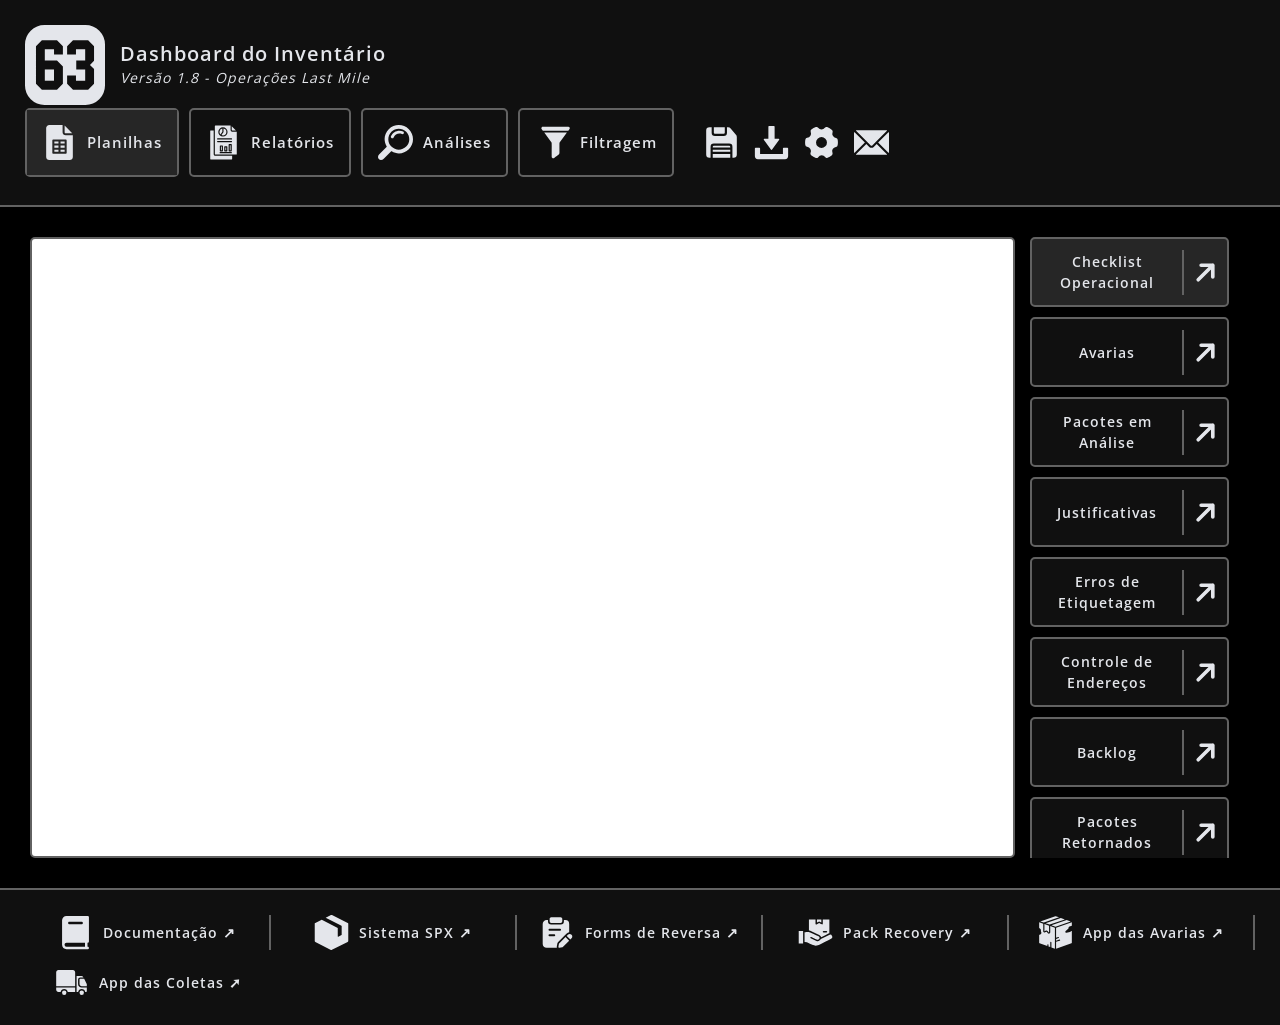
<file: index.html>
<!doctype html>
<html class="no-js" lang="pt-br">

    <!-- METADADOS DA PÁGINA -->

    <head>

        <!-- TAGS META -->

        <meta charset="utf-8" />
        <meta http-equiv="Content-Type" content="text/html; charset=utf-8" />
        <meta name="viewport" content="width=device-width, initial-scale=1.0" />
        <meta name="robots" content="nofollow, noindex, noimageindex, noarchive, nocache, nosnippet, notranslate" />

        <!-- TÍTULO DA PÁGINA -->

        <title>Dashboard do Inventário</title>

        <!-- ICONE DO DASHBOARD -->

        <link rel="icon" href="images/geral-icons/hub-logo.svg">

        <!-- ARQUIVOS CSS -->

        <link rel="stylesheet" href="css/font-face.css">
        <link rel="stylesheet" href="css/reset-style.css">
        <link rel="stylesheet" href="css/dashboard-style.css">
        <link rel="stylesheet" href="css/reports-style.css">
        <link rel="stylesheet" href="css/hub-spreadsheets.css">
        <link rel="stylesheet" href="css/data-analysis.css">
        <link rel="stylesheet" href="css/docs.css">
        <link rel="stylesheet" href="css/filter.css">

    </head>

    <!-- CONTEÚDO DA PÁGINA -->

    <body>

        <!-- MENU PRINCIPAL -->

        <nav class="main-menu">
            <div class="flex-box-between">

                <!-- FOTO, NOME DO SISTEMA E VERSÃO -->

                <div class="flex-box-start">
                    <img id="dashboardSpreadsheetPresetLogo" src="images/geral-icons/hub-logo-menu.svg" data-dashboard-profile-icon alt="Ícone do dashboard" role="button" tabindex="0" draggable="false" aria-label="Carregar planilhas da operação" title="Clique duas vezes ou pressione Enter para carregar as planilhas da operação">

                    <div>
                        <h3>Dashboard do Inventário</h3>
                        <p><i>Versão 1.8 - Operações Last Mile</i></p>
                    </div>
                </div>

                <!-- OPÇÕES DO MENU -->

                <ul class="flex-box-start tabs" data-tabs id="change-panel">

                    <!-- PAINEL - PLANILHAS -->

                    <li class="tabs-title is-active">
                        <a href="#spreadsheets">
                            <div class="flex-box-center">
                                <img src="images/geral-icons/sheets-icon.svg">
                                <h4>Planilhas</h4>
                            </div>
                        </a>
                    </li> 

                    <!-- PAINEL - REPORTS -->

                    <li class="tabs-title">
                        <a href="#reports">
                            <div class="flex-box-center">
                                <img src="images/geral-icons/reports-icon.svg">
                                <h4>Relatórios</h4>
                            </div>
                        </a>
                    </li> 

                    <!-- PAINEL - ANÁLISE -->

                    <li class="tabs-title">
                        <a href="#analysis">
                            <div class="flex-box-center">
                                <img src="images/geral-icons/magnifier-icon.svg">
                                <h4>Análises</h4>
                            </div>
                        </a>
                    </li> 

                    <!-- PAINEL FILTRAGEM -->

                    <li class="tabs-title">
                        <a href="#filter">
                            <div class="flex-box-center">
                                <img src="images/geral-icons/filter-icon.svg">
                                <h4>Filtragem</h4>
                            </div>
                        </a>
                    </li> 

                    <!-- LISTA DE BOTÕES PRINCIPAIS DO MENU -->

                    <div class="nav-actions">
                        <button id="reportDownloadButton" type="button" title="Salvar sessão" aria-label="Salvar sessão dos relatórios">
                            <img src="images/geral-icons/save-icon.svg" aria-hidden="true">
                        </button>

                        <button id="reportImportButton" type="button" title="Importar sessão" aria-label="Importar sessão dos relatórios">
                            <img src="images/geral-icons/import-icon.svg" aria-hidden="true">
                        </button>

                        <input id="reportSessionFileInput" type="file" accept=".js,text/javascript,application/javascript" hidden>

                        <a rel="opener" href="settings.html" id="dashboardSettingsLink" aria-label="Configurações do dashboard" title="Configurações do dashboard">
                            <img src="images/menu-icons/settings-icon.svg">
                        </a>

                        <a href="https://chat.whatsapp.com/Kr5rdRRfJjiKbzHhPK3geA">
                            <img src="images/menu-icons/support-icon.svg">
                        </a>
                    </div>
                </ul> 
            </div>        
        </nav>

        <div class="warning report-session-feedback" id="reportSessionFeedback" role="status" aria-live="polite" aria-atomic="true" data-notification-type="info" hidden>
            <div class="flex-box-start">
                <img id="reportSessionFeedbackIcon" src="images/geral-icons/bell-icon.svg">

                <h4 id="reportSessionFeedbackText"></h4>
            </div>
        </div>

        <!-- ESTRUTURA PRINCIPAL -->

        <div class="main-structure">
            <div class="tabs-content" data-tabs-content="change-panel">

                <!-- PAINEL - PLANILHAS -->

                <div class="tabs-panel is-active" id="spreadsheets">
                    <div class="spreadsheets-layout">

                        <!-- MENU DE NAVEGAÇÃO DAS PLANILHAS -->

                        <ul class="tabs" data-tabs id="switch-spreadsheet"></ul>

                        <!-- PLANILHAS -->

                        <div class="tabs-content" data-tabs-content="switch-spreadsheet" id="spreadsheetPanels"></div>
                    </div>
                </div>

                <!-- PAINEL - REPORTS -->

                <div class="tabs-panel" id="reports">

                    <!-- INPUTS E INFORMAÇÕES GLOBAIS -->

                    <div class="global-inputs">
                        <div>
                            <h4>Janela do Turno</h4>

                            <select id="reportWindowInput" class="standard-select" style="width: 100%">
                                <option value="AM">AM</option>
                                <option value="PM1">PM1</option>
                                <option value="PM2">PM2</option>
                            </select>
                        </div>

                        <div>
                            <h4>Analista Responsável</h4>
                            <input type="text" id="reportAnalystInput" maxlength="60" autocomplete="off">
                        </div>

                        <div>
                            <h4>Planejamento da Janela</h4>
                            <input type="text" id="reportPlanningInput" maxlength="9" autocomplete="off" inputmode="numeric" pattern="[0-9]*">
                        </div>
                    </div>

                    <!-- NAVEGAÇÃO ENTRE OS RELATÓRIOS -->

                    <div class="flex-box-start">
                        <ul class="tabs" data-tabs id="report-choice">
                            <li class="tabs-title is-active">
                                <a href="#receipt">Processamento</a>
                            </li> 

                            <li class="tabs-title">
                                <a href="#expedition">Expedição</a>
                            </li> 

                            <li class="tabs-title">
                                <a href="#planning">Planejamento</a>
                            </li> 

                            <li class="tabs-title">
                                <a href="#damage-and-losses">Avarias e Perdas</a>
                            </li>

                            <li class="tabs-title">
                                <a href="#losses-rate">Taxa de Perdas</a>
                            </li> 

                            <li class="tabs-title">
                                <a href="#parcel">Parcel Sweeper</a>
                            </li> 

                            <li class="tabs-title">
                                <a href="#reverse">Reversa</a>
                            </li>

                            <li class="tabs-title">
                                <a href="#overall-analysis">Report Final</a>
                            </li>
                        </ul>
                    </div>

                    <!-- CONTEÚDO DOS RELATÓRIOS -->

                    <div class="tabs-content" data-tabs-content="report-choice">

                        <!-- RELATÓRIO DE PROCESSAMENTO -->

                        <div class="tabs-panel is-active" id="receipt">

                            <!-- TABS DO RELATÓRIO -->

                            <ul class="tabs flex-box-start" data-tabs id="receipt-view-tabs">
                                <li class="tabs-title is-active">
                                    <a href="#linehaul" data-controls-target="receipt-controls-2">
                                        <h4>Descarregamento de LHs</h4>
                                    </a>
                                </li>

                                <li class="tabs-title">
                                    <a href="#receipt-tables" data-controls-target="receipt-controls-1">
                                        <h4>Mesa de Recebimento</h4>
                                    </a>
                                </li> 

                                <li class="tabs-title">
                                    <a href="#receipt-charts" data-controls-target="receipt-controls-1">
                                        <h4>Ranking de Recebedores</h4>
                                    </a>
                                </li>
                            </ul> 
                        
                            <!-- BARRA DE NOTIFICAÇÕES E BOTÕES DE AÇÃO -->

                            <div class="flex-box-start">
                                <div class="warning" id="receiptNotification" role="status" aria-live="polite" aria-atomic="true" data-notification-type="idle">
                                    <div class="flex-box-start">
                                        <img id="receiptNotificationIcon" src="images/geral-icons/bell-icon.svg">

                                        <h4 id="receiptNotificationText">
                                            No SPX, Transporte Principal / Viagens de Carga / Inbound, pressione Ctrl + A e Ctrl + C. Depois, volte aqui e clique em importar.
                                        </h4>
                                    </div>
                                </div>

                                <div class="report-actions">
                                    <button id="receiptSpreadsheetDownloadButton" type="button" title="Baixar planilha de processamento" aria-label="Baixar planilha de processamento" hidden disabled>
                                        <img src="images/geral-icons/file-xlsx-icon.svg">
                                    </button>

                                    <button id="receiptCopySummaryButton" type="button" title="Copiar resumo de processamento para a planilha" aria-label="Copiar resumo de processamento para a planilha" disabled>
                                        <img src="images/geral-icons/copy-icon.svg" alt="">
                                    </button>

                                    <button id="receiptCopyReportButton" type="button">
                                        <img src="images/geral-icons/image-icon.svg">
                                    </button>

                                    <button id="receiptImportActionButton" type="button">
                                        <img src="images/geral-icons/import-icon.svg">
                                    </button>

                                    <input id="receiptFileInput" type="file" accept=".csv,.xlsx,.xls" hidden>

                                    <button id="receiptClearReportButton" type="button">
                                        <img src="images/geral-icons/trash-basket-icon.svg">
                                    </button>
                                </div>
                            </div>

                            <!-- CONTEÚDO DO RELATÓRIO -->

                            <div class="flex-box-start">
                                <div class="preview" id="receiptSheetPreview">

                                    <!-- PPÉVIA -->

                                    <div class="tabs-content" data-tabs-content="receipt-view-tabs">

                                        <!-- DESCARGA DE LHs -->

                                        <div class="tabs-panel is-active" id="linehaul">
                                            <div class="preview-style" id="receiptLinehaulExportArea">
                                                <div class="title">
                                                    <h2>Descarregamento de LHs</h2>
                                                </div>

                                                <table>
                                                    <thead>
                                                        <tr>
                                                            <th>Volume Esperado</th>
                                                            <th id="receiptLinehaulPreviewVolumeLabel">Volume Restante</th>
                                                            <th>Volume Descarregado</th>
                                                            <th>LHs Descarregados</th>
                                                        </tr>
                                                    </thead>

                                                    <tbody>
                                                        <tr>
                                                            <td id="receiptLinehaulPreviewExpected">—</td>
                                                            <td id="receiptLinehaulPreviewRemainingVolume">—</td>
                                                            <td id="receiptLinehaulPreviewUnloadedVolume">—</td>
                                                            <td id="receiptLinehaulPreviewUnloadedCount">—</td>
                                                        </tr>
                                                    </tbody>
                                                </table>

                                                <div class="chart-progress">
                                                    <div class="chart-progress-header">
                                                        <div>
                                                            <h4>Progresso do Descarregamento</h4>

                                                            <p>
                                                                <span id="receiptLinehaulProgressUnloaded">—</span>
                                                                de
                                                                <span id="receiptLinehaulProgressExpected">—</span>
                                                                pacotes
                                                            </p>
                                                        </div>

                                                        <p class="chart-progress-percentage" id="receiptLinehaulProgressPercentage">—</p>
                                                    </div>

                                                    <div class="chart-progress-track" id="receiptLinehaulProgressBar" role="progressbar" aria-valuenow="0" aria-valuemin="0" aria-valuemax="100">
                                                        <div class="chart-progress-fill" id="receiptLinehaulProgressFill"></div>
                                                    </div>
                                                </div>

                                                <table>
                                                    <thead>
                                                        <tr>
                                                            <th>Código do LH</th>
                                                            <th>Motorista</th>
                                                            <th>Origem</th>
                                                            <th>Volume</th>
                                                        </tr>
                                                    </thead>

                                                    <tbody id="receiptLinehaulPreviewBody">
                                                        <tr>
                                                            <td>—</td>
                                                            <td>—</td>
                                                            <td>—</td>
                                                            <td>—</td>
                                                        </tr>
                                                        
                                                        <tr>
                                                            <td>—</td>
                                                            <td>—</td>
                                                            <td>—</td>
                                                            <td>—</td>
                                                        </tr>

                                                        <tr>
                                                            <td>—</td>
                                                            <td>—</td>
                                                            <td>—</td>
                                                            <td>—</td>
                                                        </tr>

                                                        <tr>
                                                            <td>—</td>
                                                            <td>—</td>
                                                            <td>—</td>
                                                            <td>—</td>
                                                        </tr>

                                                        <tr>
                                                            <td>—</td>
                                                            <td>—</td>
                                                            <td>—</td>
                                                            <td>—</td>
                                                        </tr>

                                                        <tr>
                                                            <td>—</td>
                                                            <td>—</td>
                                                            <td>—</td>
                                                            <td>—</td>
                                                        </tr>

                                                        <tr>
                                                            <td>—</td>
                                                            <td>—</td>
                                                            <td>—</td>
                                                            <td>—</td>
                                                        </tr>

                                                        <tr>
                                                            <td>—</td>
                                                            <td>—</td>
                                                            <td>—</td>
                                                            <td>—</td>
                                                        </tr>

                                                        <tr>
                                                            <td>—</td>
                                                            <td>—</td>
                                                            <td>—</td>
                                                            <td>—</td>
                                                        </tr>
                                                    </tbody>
                                                </table>
                                            </div>
                                        </div>

                                        <!-- MESA DE RECEBIMENTO -->

                                        <div class="tabs-panel" id="receipt-tables">
                                            <div class="preview-style" id="receiptReportExportArea">
                                                <div class="title">
                                                    <h2>Mesa de Recebimento</h2>
                                                </div>

                                                <table>
                                                    <thead>
                                                        <tr>
                                                            <th>Volume Esperado</th>
                                                            <th>Volume Recebido</th>
                                                            <th>Total de Erros</th>
                                                            <th>Taxa de Erros</th>
                                                        </tr>
                                                    </thead>

                                                    <tbody>
                                                        <tr>
                                                            <td id="receiptPreviewExpected">—</td>
                                                            <td id="receiptPreviewReceived">—</td>
                                                            <td id="receiptPreviewErrors">—</td>
                                                            <td id="receiptPreviewErrorRate">—</td>
                                                        </tr>
                                                    </tbody>
                                                </table>
                                                
                                                <div class="chart-progress">
                                                    <div class="chart-progress-header">
                                                        <div>
                                                            <h4>Progresso do Recebimento</h4>

                                                            <p>
                                                                <span id="receiptProgressReceived">—</span>
                                                                de
                                                                <span id="receiptProgressExpected">—</span>
                                                                pacotes
                                                            </p>
                                                        </div>

                                                        <p class="chart-progress-percentage" id="receiptProgressPercentage">—</p>
                                                    </div>

                                                    <div class="chart-progress-track" id="receiptProgressBar" role="progressbar" aria-valuenow="0" aria-valuemin="0" aria-valuemax="100">
                                                        <div class="chart-progress-fill" id="receiptProgressFill"></div>
                                                    </div>
                                                </div>

                                                <table>
                                                    <thead>
                                                        <tr>
                                                            <th style="width: 200px;">Recebedor</th>
                                                            <th style="width: 200px;">Etiquetador</th>
                                                            <th>Recebidos</th>
                                                            <th>Erros</th>
                                                            <th id="receiptPreviewOperatorRateHeading">Taxa de Erros</th>
                                                        </tr>
                                                    </thead>

                                                    <tbody id="receiptPreviewOperatorBody">
                                                        <tr>
                                                            <td>—</td>
                                                            <td>—</td>
                                                            <td>—</td>
                                                            <td>—</td>
                                                        </tr>
                                                        
                                                        <tr>
                                                            <td>—</td>
                                                            <td>—</td>
                                                            <td>—</td>
                                                            <td>—</td>
                                                        </tr>

                                                        <tr>
                                                            <td>—</td>
                                                            <td>—</td>
                                                            <td>—</td>
                                                            <td>—</td>
                                                        </tr>

                                                        <tr>
                                                            <td>—</td>
                                                            <td>—</td>
                                                            <td>—</td>
                                                            <td>—</td>
                                                        </tr>

                                                        <tr>
                                                            <td>—</td>
                                                            <td>—</td>
                                                            <td>—</td>
                                                            <td>—</td>
                                                        </tr>

                                                        <tr>
                                                            <td>—</td>
                                                            <td>—</td>
                                                            <td>—</td>
                                                            <td>—</td>
                                                        </tr>

                                                        <tr>
                                                            <td>—</td>
                                                            <td>—</td>
                                                            <td>—</td>
                                                            <td>—</td>
                                                        </tr>

                                                        <tr>
                                                            <td>—</td>
                                                            <td>—</td>
                                                            <td>—</td>
                                                            <td>—</td>
                                                        </tr>

                                                        <tr>
                                                            <td>—</td>
                                                            <td>—</td>
                                                            <td>—</td>
                                                            <td>—</td>
                                                        </tr>
                                                    </tbody>
                                                </table>
                                            </div>
                                        </div>

                                        <!-- RANK DE RECEBEDORES -->

                                        <div class="tabs-panel" id="receipt-charts">
                                            <div class="preview-style" id="receiptComparisonExportArea">
                                                <div class="title">
                                                    <h2>Ranking de Recebedores</h2>
                                                </div>

                                                <div class="cards">
                                                    <div>
                                                        <div class="flex-box-start">
                                                            <img src="images/geral-icons/star-icon.svg">
                                                            <h4 id="receiptComparisonTopReceiver">—</h4>
                                                        </div>

                                                        <p class="receipt-comparison-card-label">Maior Volume Recebido</p>
                                                        <p id="receiptComparisonTopVolume">— pacotes</p>
                                                    </div>

                                                    <div>
                                                        <div class="flex-box-start">
                                                            <img src="images/geral-icons/alert-icon.svg">
                                                            <h4 id="receiptComparisonTopRate">—</h4>
                                                        </div>

                                                        <p class="receipt-comparison-card-label" id="receiptComparisonTopRateLabel">Maior Taxa de Erros</p>
                                                        <p id="receiptComparisonTopRateDetails">—</p>
                                                    </div>
                                                </div>

                                                <div class="chart">
                                                    <div class="chart-canvas-container" id="receiptAlignedComparisonChartContainer">
                                                        <canvas id="receiptAlignedComparisonChart" role="img"></canvas>
                                                    </div>
                                                </div>
                                            </div>
                                        </div>
                                    </div>
                                </div>

                                <!-- CONTROLES DO RELATÓRIO -->

                                <div class="report-controls" id="receipt-controls">
                                    <div class="receipt-controls-panel" id="receipt-controls-1">
                                        <div class="title">
                                            <h4>Defina os Etiquetadores</h4>

                                            <button id="receiptLabelerLookupButton" type="button" title="Preencher códigos OPS pela lista copiada" aria-label="Preencher códigos OPS pela lista copiada">
                                                <img src="images/geral-icons/user-add-icon.svg" alt="">
                                            </button>
                                        </div>

                                        <div class="padding">
                                            <div class="input-group" id="receiptOperatorControls">

                                                <div>
                                                    <h4 data-receipt-operator-label>Etiquetador</h4>

                                                    <div class="flex-box-start">
                                                        <input type="text" data-receipt-operator-field="labelerOps" inputmode="numeric" pattern="[0-9]*" placeholder="[ops123]" autocomplete="off" disabled style="flex: 0 0 100px !important; text-align: center!important;">

                                                        <input type="text" data-receipt-operator-field="labeler" placeholder="Nome" autocomplete="off" disabled>

                                                        <select class="standard-select" data-receipt-operator-field="errorQuantity" autocomplete="off" disabled style="width: 86px;">
                                                            <option value="">—</option>
                                                        </select>

                                                        <div class="checkbox">
                                                            <input type="checkbox" data-receipt-operator-selection disabled>
                                                            <label for=""></label>
                                                        </div>
                                                    </div>
                                                </div>

                                            </div>

                                            <label class="erro-checkbox" for="receiptErrorCalculationToggle">
                                                <input id="receiptErrorCalculationToggle" type="checkbox" disabled>

                                                <p>Calcular participação no total de erros.</p>
                                            </label>
                                        </div>

                                    </div>

                                    <div class="receipt-controls-panel is-active" id="receipt-controls-2" hidden>
                                        <div class="title">
                                            <h4>Defina os LHs</h4>

                                            <div class="flex-box-start">
                                                <button id="receiptLinehaulAddButton" type="button" title="Adicionar LH" aria-label="Adicionar LH">
                                                    <img src="images/geral-icons/add-icon.svg">
                                                </button>

                                                <button id="receiptLinehaulRemoveButton" type="button" title="Remover último LH" aria-label="Remover último LH">
                                                    <img src="images/geral-icons/remove-icon.svg">
                                                </button>
                                            </div>
                                        </div>

                                        <div class="padding">
                                            <div class="input-group receipt-linehaul-controls" id="receiptLinehaulControls">
                                                <div>
                                                    <h4 data-receipt-linehaul-label>Primeiro LH</h4>

                                                    <div class="flex-box-between">
                                                        <input type="text" data-receipt-linehaul-field="driver" placeholder="Motorista" maxlength="80" autocomplete="off" readonly disabled>

                                                        <div class="checkbox">
                                                            <input type="checkbox" data-receipt-linehaul-selection disabled>
                                                            <label for=""></label>
                                                        </div>
                                                    </div>

                                                    <div>
                                                        <input type="text" data-receipt-linehaul-field="code" placeholder="Código" autocomplete="off" readonly disabled>
                                                        <input type="text" data-receipt-linehaul-field="origin" placeholder="Origem" aria-label="Origem do LH 1" maxlength="30" autocomplete="off" readonly disabled>
                                                        <input type="text" data-receipt-linehaul-field="loadedOrders" placeholder="Qtd" maxlength="8" autocomplete="off" inputmode="numeric" pattern="[0-9]*" readonly disabled>
                                                    </div>
                                                </div>
                                            </div>
                                        </div>
                                    </div>
                                </div>
                            </div>
                        </div>

                        <!-- RELATÓRIO DE EXPEDIÇÃO -->

                        <div class="tabs-panel" id="expedition">

                            <!-- TABS DO RELATÓRIO -->

                            <ul class="tabs flex-box-start" data-tabs id="expedition-view-tabs">
                                <li class="tabs-title is-active">
                                    <a href="#expedition-tables" data-controls-target="controls-summary">
                                        <h4>Resumo de Expedição</h4>
                                    </a>
                                </li> 

                                <li class="tabs-title">
                                    <a href="#expedition-charts" data-controls-target="controls-summary">
                                        <h4>Ranking de Conferentes</h4>
                                    </a>
                                </li>

                                <li class="tabs-title">
                                    <a href="#expedition-mistakes" data-controls-target="controls-mistakes">
                                        <h4>Análise de Erros</h4>
                                    </a>
                                </li>

                                <li class="tabs-title">
                                    <a href="#expedition-streets" data-controls-target="controls-mistakes">
                                        <h4>Análise de Ruas</h4>
                                    </a>
                                </li>
                            </ul> 

                            <!-- BARRA DE NOTIFICAÇÕES E BOTÕES DE AÇÃO -->

                            <div class="flex-box-start">
                                <div class="warning" id="expeditionNotification" role="status" aria-live="polite" aria-atomic="true" data-notification-type="idle">
                                    <div class="flex-box-start">
                                        <img id="expeditionNotificationIcon" src="images/geral-icons/bell-icon.svg">

                                        <h4 id="expeditionNotificationText">
                                            No SPX, acesse Gestão Audit / Conferência: LM Hub AT/TO, escolha uma tarefa para exportar e, em seguida, volte aqui e clique em importar.
                                        </h4>
                                    </div>
                                </div>

                                <div class="report-actions">
                                    <button id="expeditionSpreadsheetDownloadButton" type="button" title="Baixar planilha de expedição" aria-label="Baixar planilha de expedição" hidden disabled>
                                        <img src="images/geral-icons/file-xlsx-icon.svg">
                                    </button>

                                    <button id="expeditionCopySummaryButton" type="button" title="Copiar resumo de expedição e erros para a planilha" aria-label="Copiar resumo de expedição e erros para a planilha" disabled>
                                        <img src="images/geral-icons/copy-icon.svg" alt="">
                                    </button>

                                    <button id="expeditionCopyReportButton" type="button">
                                        <img src="images/geral-icons/image-icon.svg">
                                    </button>

                                    <button id="expeditionImportActionButton" type="button">
                                        <img src="images/geral-icons/import-icon.svg">
                                    </button>

                                    <input id="expeditionFileInput" type="file" accept=".csv,.xlsx,.xls" hidden>
                
                                    <button id="expeditionClearReportButton" type="button">
                                        <img src="images/geral-icons/trash-basket-icon.svg">
                                    </button>
                                </div>
                            </div>

                            <!-- CONTEÚDO DO RELATÓRIO -->

                            <div class="flex-box-start">

                                <!-- PPÉVIA -->

                                <div class="preview" id="expeditionSheetPreview">
                                    <div class="tabs-content" data-tabs-content="expedition-view-tabs">

                                        <!-- RESUMO DA EXPEDIÇÃO -->

                                        <div class="tabs-panel is-active" id="expedition-tables">
                                            <div class="preview-style" id="expeditionReportExportArea">
                                                <div class="title">
                                                    <h2>Resumo de Expedição</h2>
                                                </div>

                                                <table>
                                                    <thead>
                                                        <tr>
                                                            <th style="width: 200px;">Conferentes</th>
                                                            <th>Rotas Conferidas</th>
                                                            <th>Volume Expedido</th>
                                                            <th>Volume no Piso</th>
                                                            <th>Duração</th>
                                                        </tr>
                                                    </thead>

                                                    <tbody>
                                                        <tr>
                                                            <td id="expeditionPreviewOperatorCount">—</td>
                                                            <td id="expeditionPreviewValidatedRoutes">—</td>
                                                            <td id="expeditionPreviewVolumeChecked">—</td>
                                                            <td id="expeditionPreviewFloorRoutes">—</td>
                                                            <td id="expeditionPreviewDuration">—</td>
                                                        </tr>
                                                    </tbody>
                                                </table>

                                                <table>
                                                    <thead>
                                                        <tr>
                                                            <th style="width: 200px;">Pacotes Ausentes</th>
                                                            <th>Pacotes Duplicados</th>
                                                            <th>Pacotes Incorretos</th>
                                                            <th>Pacotes Exceção</th>
                                                            <th>Pacotes Retirados</th>
                                                        </tr>
                                                    </thead>

                                                    <tbody>
                                                        <tr>
                                                            <td id="expeditionPreviewMissing">—</td>
                                                            <td id="expeditionPreviewDuplicated">—</td>
                                                            <td id="expeditionPreviewMissorted">—</td>
                                                            <td id="expeditionPreviewException">—</td>
                                                            <td id="expeditionPreviewWithdrawn">—</td>
                                                        </tr>
                                                    </tbody>
                                                </table>

                                                <div class="chart-progress">
                                                    <div class="chart-progress-header">
                                                        <div>
                                                            <h4 id="expeditionProgressTitle">Progresso da Conferência</h4>

                                                            <p id="expeditionProgressCounts">
                                                                Rotas feitas <span id="expeditionProgressCompleted">—</span> Rotas pendentes <span id="expeditionProgressPending">—</span>
                                                            </p>
                                                        </div>

                                                        <p class="chart-progress-percentage" id="expeditionProgressPercentage">—</p>
                                                    </div>

                                                    <div class="chart-progress-track" id="expeditionProgressBar" role="progressbar" aria-labelledby="expeditionProgressTitle" aria-describedby="expeditionProgressCounts" aria-valuemin="0" aria-valuemax="100" aria-valuetext="Aguardando a importação do relatório Gestão Audit.">
                                                        <div class="chart-progress-fill" id="expeditionProgressFill"></div>
                                                    </div>
                                                </div>

                                                <table class="expedition-operator-table">
                                                    <thead>
                                                        <tr>
                                                            <th style="width: 200px;">Conferente</th>
                                                            <th>Rotas Feitas</th>
                                                            <th>Tempo Médio</th>
                                                            <th>Pior Tempo</th>
                                                            <th>Melhor Tempo</th>
                                                        </tr>
                                                    </thead>

                                                    <tbody id="expeditionPreviewOperatorBody">
                                                        <tr>
                                                            <td>—</td>
                                                            <td>—</td>
                                                            <td>—</td>
                                                            <td>—</td>
                                                            <td>—</td>
                                                        </tr>
                                                    </tbody>
                                                </table>
                                            </div>
                                        </div>

                                        <!-- RANK DE CONFERENTES -->

                                        <div class="tabs-panel" id="expedition-charts">
                                            <div class="preview-style" id="expeditionChartsExportArea">
                                                <div class="title">
                                                    <h2>Ranking de Conferentes</h2>
                                                </div>

                                                <!-- CARDS DE DESTAQUES DE CONFERENTES -->

                                                <div class="cards">
                                                    <div>
                                                        <div class="flex-box-start">
                                                            <img src="images/geral-icons/star-icon.svg">
                                                             <h4 id="expeditionTopRoutesOperator">—</h4>
                                                        </div>

                                                        <p>Maior Quantidade de Rotas</p>
                                                        <p id="expeditionTopRoutesDetails">0 rotas conferidas</p>
                                                    </div>

                                                    <div>
                                                        <div class="flex-box-start">
                                                            <img src="images/geral-icons/speed-icon.svg">
                                                            <h4 id="expeditionFastestOperator">—</h4>
                                                        </div>

                                                        <p>Conferente Mais Rápido</p>
                                                        <p id="expeditionFastestOperatorDetails">Tempo médio: —</p>
                                                    </div>
                                                </div>

                                                <!-- GRAFICO DE COMPARAÇÃO ENTRE CONFERENTES -->

                                                <div class="chart">
                                                    <div class="chart-canvas-container" id="expeditionAlignedComparisonChartContainer">
                                                        <canvas id="expeditionAlignedComparisonChart" role="img"></canvas>
                                                    </div>
                                                </div>
                                            </div>
                                        </div>

                                        <!-- ANÁLISE DE ERROS -->

                                        <div class="tabs-panel" id="expedition-mistakes">
                                            <div class="preview-style" id="expeditionMistakesExportArea">
                                                <div class="title">
                                                    <h2>Análise de Erros</h2>
                                                </div>

                                                <table>
                                                    <thead>
                                                        <tr>
                                                            <th>Erros de Sorting</th>
                                                            <th>Erros de Etiquetagem</th>
                                                            <th>Total de Erros</th>
                                                            <th>Taxa de Erros</th>
                                                        </tr>
                                                    </thead>

                                                    <tbody>
                                                        <tr>
                                                            <td id="expeditionPreviewSortingErrors">—</td>
                                                            <td id="expeditionPreviewLabelingErrors">—</td>
                                                            <td id="expeditionPreviewTotalErrors">—</td>
                                                            <td id="expeditionPreviewErrorRate">—</td>
                                                        </tr>
                                                    </tbody>
                                                </table>

                                                <table>
                                                    <thead>
                                                        <tr>
                                                            <th>Erros Revertidos</th>
                                                            <th>Taxa de Revertidos</th>
                                                            <th>Total Final de Erros</th>
                                                            <th>Taxa Final</th>
                                                        </tr>
                                                    </thead>

                                                    <tbody>
                                                        <tr>
                                                            <td id="expeditionPreviewRevertedErrors">—</td>
                                                            <td id="expeditionPreviewRevertedRate">—</td>
                                                            <td id="expeditionPreviewFinalErrors">—</td>
                                                            <td id="expeditionPreviewFinalRate">—</td>
                                                        </tr>
                                                    </tbody>
                                                </table>

                                                <div class="chart horizontal-bars-chart expedition-error-balance-chart">
                                                    <div class="chart-title">
                                                        <h4 id="expeditionErrorBalanceTitle">Acompanhamento dos Erros</h4>
                                                    </div>

                                                    <div class="chart-canvas-container">
                                                        <canvas id="expeditionErrorBalanceChart" role="img" aria-labelledby="expeditionErrorBalanceTitle"></canvas>
                                                    </div>
                                                </div>
                                            </div>
                                        </div>

                                        <!-- ANÁLISE DE RUAS -->

                                         <div class="tabs-panel" id="expedition-streets">
                                            <div class="preview-style" id="expeditionStreetsExportArea">
                                                <div class="title">
                                                    <h2>Análise de Ruas</h2>
                                                </div>

                                                <div class="cards">
                                                    <div>
                                                        <div class="flex-box-start">
                                                             <h4 id="expeditionBestStreet">—</h4>
                                                        </div>

                                                        <p>Melhor Rua</p>
                                                        <p>Taxa de erros: <span id="expeditionBestStreetRate">—</span></p>
                                                    </div>

                                                    <div>
                                                        <div class="flex-box-start">
                                                             <h4 id="expeditionWorstStreet">—</h4>
                                                        </div>

                                                        <p>Pior Rua</p>
                                                        <p>Taxa de erros: <span id="expeditionWorstStreetRate">—</span></p>
                                                    </div>
                                                </div>

                                                <table>
                                                    <thead>
                                                        <tr>
                                                            <th>Rua</th>
                                                            <th>Guardião</th>
                                                            <th>Pacotes Ausentes</th>
                                                            <th>Erros da Rua</th>
                                                            <th>Taxa de Erros</th>
                                                        </tr>
                                                    </thead>

                                                    <tbody id="expeditionPreviewStreetBody">
                                                        <tr>
                                                            <td>—</td>
                                                            <td>—</td>
                                                            <td>—</td>
                                                            <td>—</td>
                                                            <td>—</td>
                                                        </tr>
                                                    </tbody>
                                                </table>

                                                <div class="chart vertical-bars-chart">
                                                    <div class="chart-title">
                                                        <h4>Ocorrências por Rua</h4>
                                                    </div>

                                                    <div class="chart-label">
                                                        <div class="type">
                                                            <div style="background-color: #f99400;"></div>
                                                            <p>Pacotes Ausentes</p>
                                                        </div>

                                                        <div class="type">
                                                            <div style="background-color: #8B0000;"></div>
                                                            <p>Erros da Rua</p>
                                                        </div>
                                                    </div>

                                                    <div class="chart-canvas-container" id="expeditionStreetOccurrencesChartContainer">
                                                        <canvas id="expeditionStreetOccurrencesChart" role="img"></canvas>
                                                    </div>
                                                </div>
                                            </div>
                                         </div>
                                    </div>
                                </div>

                                <!-- CONTROLES DO RELATÓRIO -->

                                <div class="report-controls" id="expedition-controls">

                                    <!-- ANÁLISE DOS CONFERENTES E GESTÃO AUDIT -->

                                    <div class="expedition-controls-panel is-active" id="controls-summary">
                                        <div class="title">
                                            <h4>Importe o relatório Gestão Audit</h4>
                                        </div>

                                        <div class="padding">
                                            <div class="input-group">
                                                <div>
                                                    <h4>No Piso</h4>
                                                    <input id="expeditionFloorRoutesInput" type="text" inputmode="numeric" maxlength="5" autocomplete="off" disabled>
                                                </div>

                                                <div>
                                                    <h4>Exceção</h4>
                                                    <input id="expeditionExceptionInput" type="text" inputmode="numeric" maxlength="3" autocomplete="off" disabled>
                                                </div>

                                                <div>
                                                    <h4>Duplicados</h4>
                                                    <input id="expeditionDuplicatedInput" type="text" inputmode="numeric" maxlength="3" autocomplete="off" disabled>
                                                </div>

                                                <div>
                                                    <h4>Retirados</h4>
                                                    <input id="expeditionWithdrawnInput" type="text" inputmode="numeric" maxlength="8" autocomplete="off" aria-label="Pacotes retirados" disabled>
                                                </div>
                                            </div>

                                            <div class="input-group" id="expeditionOperatorControls"></div>
                                        </div>
                                    </div>

                                    <!-- ANÁLISE DOS ERROS ENCONTRADOS NA GESTÃO AUDIT -->

                                    <div class="expedition-controls-panel" id="controls-mistakes">
                                        <div class="title">
                                            <h4>Defina os Erros</h4>
                                        </div>

                                        <div class="padding">
                                            <div class="input-group">
                                                <div>
                                                    <h4>Sorting</h4>
                                                    <input id="expeditionSortingErrorsInput" type="text" inputmode="numeric" maxlength="8" autocomplete="off" disabled>
                                                </div>
                                                
                                                <div>
                                                    <h4>Etiquetagem</h4>
                                                    <input id="expeditionLabelingErrorsInput" type="text" inputmode="numeric" maxlength="8" autocomplete="off" disabled>
                                                </div>

                                                <div>
                                                    <h4>Revertidos</h4>
                                                    <input id="expeditionRevertedInput" type="text" inputmode="numeric" maxlength="8" autocomplete="off" disabled>
                                                </div>
                                            </div>

                                            <div class="input-group" id="expeditionStreetGuardianControls"></div>
                                        </div>
                                    </div>
                                </div>
                            </div>
                        </div>

                        <!-- RELATÓRIO DO PLANEJAMENTO -->

                        <div class="tabs-panel" id="planning">

                            <!-- TABS DE NAVEGAÇÃO -->

                            <ul class="tabs flex-box-start" data-tabs id="planningTabs">
                                <li class="tabs-title is-active">
                                    <a href="#lhs-list">
                                        <h4>Lista de LHs</h4>
                                    </a>
                                </li> 

                                <li class="tabs-title" id="planningSegregatedTosTab" hidden>
                                    <a href="#segregated-tos">
                                        <h4>TOs a Segregar</h4>
                                    </a>
                                </li>

                                <li class="tabs-title">
                                    <a href="#planning-backlog">
                                        <h4>Backlog do Planejamento</h4>
                                    </a>
                                </li> 

                                <li class="tabs-title">
                                    <a href="#collection-indicators">
                                        <h4>Collection Pool e Indicadores</h4>
                                    </a>
                                </li> 
                            </ul> 

                            <!-- BARRA DE NOTIFICAÇÕES E BOTÕES DE AÇÃO -->

                            <div class="flex-box-start">
                                <div class="warning" id="planningNotification" role="status" aria-live="polite" aria-atomic="true" data-notification-type="idle">
                                    <div class="flex-box-start">
                                        <img id="planningNotificationIcon" src="images/geral-icons/bell-icon.svg">

                                        <h4 id="planningNotificationText">
                                            No SPX, Transporte Principal / Viagens de Carga / Inbound, pressione Ctrl + A e Ctrl + C. Depois, volte aqui e clique em importar.
                                        </h4>
                                    </div>
                                </div>

                                <div class="report-actions">
                                    <button id="planningCopySummaryButton" type="button" title="Copiar planejamento para C2:L3 da aba Modelo" aria-label="Copiar planejamento para C2:L3 da aba Modelo" disabled>
                                        <img src="images/geral-icons/copy-icon.svg" alt="">
                                    </button>

                                    <button id="planningCopyReportButton" type="button">
                                        <img src="images/geral-icons/image-icon.svg">
                                    </button>

                                    <button id="planningImportClipboardButton" type="button">
                                        <img src="images/geral-icons/import-icon.svg">
                                    </button>

                                    <button id="planningClearReportButton" type="button">
                                        <img src="images/geral-icons/trash-basket-icon.svg">
                                    </button>
                                </div>
                            </div>
      
                            <!-- CONTEÚDO DO RELATÓRIO -->

                            <div class="flex-box-start planning-report-layout">

                                <!-- PPÉVIA DO RELATÓRIO -->

                                <div class="preview" id="planningSheetPreview">
                                    <div class="preview-style" id="planningReportExportArea">
                                        <div class="title">
                                            <h2>Relatório de Planejamento</h2>
                                        </div>

                                        <table>
                                            <thead>
                                                <tr>
                                                    <th>Volume Estimado</th>
                                                    <th>SPR Médio</th>
                                                    <th>Cap do Dia</th>
                                                </tr>
                                            </thead>

                                            <tbody>
                                                <tr>
                                                    <td id="planningEstimatedVolume">—</td>
                                                    <td id="planningPreviewAverageSpr">—</td>
                                                    <td id="planningPreviewDailyCapacity">—</td>
                                                </tr>
                                            </tbody>
                                        </table>

                                        <div class="planning-sheet-layout">
                                            <div class="planning-sheet-main">

                                                <!-- LISTA DE LHS PARA ROTEIRIZAR -->

                                                <table>
                                                    <thead>
                                                        <tr>
                                                            <th>LHs Programados</th>
                                                            <th>Origem</th>
                                                            <th style="width: 100px;">QTD</th>
                                                        </tr>
                                                    </thead>

                                                    <tbody id="planningPreviewLhBody">
                                                        <tr>
                                                            <td>—</td>
                                                            <td>—</td>
                                                            <td>—</td>
                                                        </tr>

                                                        <tr>
                                                            <td>—</td>
                                                            <td>—</td>
                                                            <td>—</td>
                                                        </tr>

                                                        <tr>
                                                            <td>—</td>
                                                            <td>—</td>
                                                            <td>—</td>
                                                        </tr>

                                                        <tr>
                                                            <td>—</td>
                                                            <td>—</td>
                                                            <td>—</td>
                                                        </tr>
                                                    </tbody>
                                                </table>

                                                <!-- LHS PARA SEGREGAR -->

                                                <table class="planning-segregated-table" id="planningSegregatedSection" hidden>
                                                    <thead>
                                                        <tr>
                                                            <th>LHs a Segregar</th>
                                                            <th>Origem</th>
                                                            <th>QTD</th>
                                                            <th>Segregar</th>
                                                        </tr>
                                                    </thead>

                                                    <tbody id="planningPreviewSegregatedBody">
                                                        <tr class="planning-empty-row">
                                                            <td colspan="4">Nenhum LH para segregar.</td>
                                                        </tr>
                                                    </tbody>
                                                </table>

                                                <!-- TOS PARA SEGREGAR -->

                                                <table class="planning-segregated-tos-table" id="planningSegregatedTosSection" hidden>
                                                    <thead>
                                                        <tr>
                                                            <th>TOs para Segregar</th>
                                                            <th>LH</th>
                                                            <th>QTD</th>
                                                        </tr>
                                                    </thead>

                                                    <tbody id="planningPreviewSegregatedTosBody">
                                                        <tr class="planning-empty-row">
                                                            <td colspan="3">Nenhuma TO para segregar.</td>
                                                        </tr>
                                                    </tbody>
                                                </table>
                                            </div>

                                            <div class="planning-sheet-sidebar">

                                                <!-- COLLECTION POOL -->

                                                <table class="planning-sheet-table planning-cp-summary-table">
                                                    <colgroup>
                                                        <col>
                                                        <col class="planning-quantity-column">
                                                    </colgroup>

                                                    <thead>
                                                        <tr>
                                                            <th colspan="2">Valores da Collection Pool</th>
                                                        </tr>
                                                    </thead>

                                                    <tbody>
                                                        <tr>
                                                            <td>Qtd Backlog Pacotes</td>
                                                            <td id="planningPreviewCpBacklog">0</td>
                                                        </tr>

                                                        <tr>
                                                            <td>Qtd Backlog Volumosos</td>
                                                            <td id="planningPreviewCpBulky">0</td>
                                                        </tr>

                                                        <tr>
                                                            <td>Qtd dentro dos LHs</td>
                                                            <td id="planningPreviewCpLhPool">0</td>
                                                        </tr>
                                                    </tbody>
                                                </table>

                                                <table class="planning-sheet-table planning-cp-summary-table">
                                                    <colgroup>
                                                        <col>
                                                        <col class="planning-quantity-column">
                                                    </colgroup>

                                                    <thead>
                                                        <tr>
                                                            <th colspan="2">Operações na Collection Pool</th>
                                                        </tr>
                                                    </thead>

                                                    <tbody>
                                                        <tr>
                                                            <td>Qtd Pacotes Inseridos</td>
                                                            <td id="planningPreviewCpAdded">0</td>
                                                        </tr>

                                                        <tr>
                                                            <td>Qtd Pacotes Retirados</td>
                                                            <td id="planningPreviewCpRemoved">0</td>
                                                        </tr>

                                                        <tr>
                                                            <td>Qtd Pacotes com Erros</td>
                                                            <td id="planningPreviewCpErrors">0</td>
                                                        </tr>
                                                    </tbody>
                                                </table>
                                            </div>
                                        </div>
                                    </div>
                                </div>

                                <!-- CONTROLES DO RELATÓRIO -->

                                <div class="report-controls">
                                    <div class="tabs-content" data-tabs-content="planningTabs">
                                        <div class="tabs-panel is-active" id="lhs-list">
                                            <div class="title">
                                                <h4>Lista de LHs</h4>

                                                <div class="flex-box-start">
                                                    <button id="planningAddLh" type="button" title="Adicionar LH" aria-label="Adicionar LH">
                                                        <img src="images/geral-icons/add-icon.svg">
                                                    </button>

                                                    <button id="planningRemoveLh" type="button" title="Remover último LH" aria-label="Remover último LH">
                                                        <img src="images/geral-icons/remove-icon.svg">
                                                    </button>
                                                </div>
                                            </div>

                                            <div class="padding">
                                                <div class="lhs-list planning-lh-list" id="planningLhList"></div>
                                            </div>
                                        </div>

                                        <div class="tabs-panel" id="segregated-tos">
                                            <div class="title">
                                                <h4>Defina TOs para Segregar</h4>

                                                <div class="flex-box-start">
                                                    <button id="planningAddTo" type="button" title="Adicionar TO" aria-label="Adicionar TO">
                                                        <img src="images/geral-icons/add-icon.svg">
                                                    </button>

                                                    <button id="planningRemoveTo" type="button" title="Remover última TO" aria-label="Remover última TO">
                                                        <img src="images/geral-icons/remove-icon.svg">
                                                    </button>
                                                </div>
                                            </div>

                                            <div class="padding">
                                                <div class="to-list" id="planningToList"></div>
                                            </div>
                                        </div>

                                        <div class="tabs-panel" id="collection-indicators">
                                            <div class="title">
                                                <h4>Collection Pool e Indicadores</h4>
                                            </div>

                                            <div class="padding">
                                                <div class="input-group">
                                                    <div>
                                                        <h4>Cap do Dia</h4>

                                                        <input type="text" inputmode="numeric" maxlength="6" data-planning-field="dailyCapacity">
                                                    </div>

                                                    <div>
                                                        <h4>SPR Médio</h4>

                                                        <input type="text" inputmode="numeric" maxlength="5" data-planning-field="averageSpr">
                                                    </div>
                                                </div>

                                                <div class="input-group operations">
                                                    <div>
                                                        <h4>Adicionados</h4>
                                                        <input type="text" inputmode="numeric" maxlength="6" data-planning-pool-field="added">
                                                    </div>

                                                    <div>
                                                        <h4>Retirados</h4>
                                                        <input type="text" inputmode="numeric" maxlength="6" data-planning-pool-field="removed">
                                                    </div>

                                                    <div>
                                                        <h4>Erros</h4>
                                                        <input type="text" inputmode="numeric" maxlength="6" data-planning-pool-field="errors">
                                                    </div>
                                                </div>

                                                <div class="input-group fleet">
                                                    <div>
                                                        <h4>Carros</h4>

                                                        <input type="text" inputmode="numeric" maxlength="4" data-planning-vehicle-field="cars">
                                                    </div>

                                                    <div>
                                                        <h4>Motos</h4>

                                                        <input type="text" inputmode="numeric" maxlength="4" data-planning-vehicle-field="motorcycles">
                                                    </div>

                                                    <div>
                                                        <h4>Fiorinos</h4>

                                                        <input type="text" inputmode="numeric" maxlength="4" data-planning-vehicle-field="fiorinos">
                                                    </div>
                                                </div>

                                                <p>Os valores da frota afetarão o cálculo do indicador SPR médio. O preenchimento da composição da frota é opcional, qualquer mudança nos valores da frota recalcula o SPR médio.</p>

                                            </div>
                                        </div>

                                        <div class="tabs-panel" id="planning-backlog">
                                            <div class="title">
                                                <h4>Backlog do Planejamento</h4>
                                            </div>

                                            <div class="padding">
                                                <div class="input-group">
                                                    <div>
                                                        <h4>Pacotes</h4>
                                                        <textarea id="planningBacklogPackages" data-planning-backlog-field="packages" placeholder="Cole um BR por linha." aria-label="Códigos BR de pacotes" autocomplete="off" spellcheck="false"></textarea>
                                                    </div>

                                                    <div>
                                                        <h4>Volumosos</h4>
                                                        <textarea id="planningBacklogBulky" data-planning-backlog-field="bulky" placeholder="Cole um BR por linha." aria-label="Códigos BR de pacotes volumosos" autocomplete="off" spellcheck="false"></textarea>
                                                    </div>
                                                </div>
                                            </div>
                                        </div>
                                    </div>
                                </div>
                            </div>
                        </div>

                        <!-- AVARIAS E PERDAS -->

                        <div class="tabs-panel" id="damage-and-losses">

                            <!-- TABS DE NAVEGAÇÃO -->

                            <ul class="tabs flex-box-start" data-tabs id="damage-and-losses-choice">
                                <li class="tabs-title is-active">
                                    <a href="#damage">
                                        <h4>Avarias do Mês</h4>
                                    </a>
                                </li> 

                                <li class="tabs-title">
                                    <a href="#consolidated-history">
                                        <h4>Histórico Consolidado</h4>
                                    </a>
                                </li>

                                <li class="tabs-title">
                                    <a href="#losses">
                                        <h4>Perdas do Mês</h4>
                                    </a>
                                </li>
                            </ul> 

                            <!-- BARRA DE NOTIFICAÇÕES E BOTÕES DE AÇÃO -->

                            <div class="flex-box-start">
                                <div class="warning" id="damageAndLossesNotification" role="status" aria-live="polite" aria-atomic="true" data-notification-type="idle">
                                    <div class="flex-box-start">
                                        <img id="damageAndLossesNotificationIcon" src="images/geral-icons/bell-icon.svg">

                                        <h4 id="damageAndLossesNotificationText">
                                            Importe a planilha de Avarias e Perdas.
                                        </h4>
                                    </div>
                                </div>

                                <div class="report-actions">
                                    <button id="damageAndLossesCopyReportButton" type="button">
                                        <img src="images/geral-icons/image-icon.svg">
                                    </button>

                                    <button id="damageAndLossesImportButton" type="button">
                                        <img src="images/geral-icons/import-icon.svg">
                                    </button>

                                    <input id="damageAndLossesFileInput" type="file" accept=".xlsx,.xls" hidden>

                                    <button id="damageAndLossesClearButton" type="button">
                                        <img src="images/geral-icons/trash-basket-icon.svg">
                                    </button>
                                </div>
                            </div>
      
                            <!-- PPÉVIA DO RELATÓRIO -->

                            <div class="preview" id="damageReportPreview">
                                <div class="tabs-content" data-tabs-content="damage-and-losses-choice">

                                    <!-- AVARIAS DO MÊS -->

                                    <div class="tabs-panel is-active" id="damage">
                                        <div class="preview-style" id="damageReportExportArea">
                                            <div class="title">
                                                <h2>Avarias do Mês</h2>
                                            </div>

                                            <div class="cards">
                                                <div>
                                                    <div class="flex-box-start">
                                                        <img src="images/geral-icons/damage-icon.svg">
                                                        <h4 id="damageTotalValue">—</h4>
                                                    </div>

                                                    <p id="">Total de Avarias</p>
                                                </div>

                                                <div>
                                                    <div class="flex-box-start">
                                                        <img src="images/geral-icons/hub-icon.svg">
                                                        <h4 id="damageHubValue">—</h4>
                                                    </div>

                                                    <p id="">Avarias do Hub</p>
                                                </div>

                                                <div>
                                                    <div class="flex-box-start">
                                                        <img src="images/geral-icons/truck-icon.svg">
                                                        <h4 id="damageSocValue">—</h4>
                                                    </div>

                                                    <p id="">Avarias do SOC</p>
                                                </div>
                                            </div>
                                            
                                            <div class="damage-chart-period-selector" id="damageChartPeriodSelector" role="tablist" aria-label="Período exibido no gráfico de avarias">
                                                <button class="is-active" type="button" role="tab" aria-selected="true" data-damage-chart-period="last7">
                                                    <span>Últimos 7 dias</span>
                                                </button>

                                                <button type="button" role="tab" aria-selected="false" data-damage-chart-period="days8to14">
                                                    <span>De 8 a 14</span>
                                                    <span>dias atrás</span>
                                                </button>

                                                <button type="button" role="tab" aria-selected="false" data-damage-chart-period="monthStart">
                                                    <span>De 15 dias atrás</span>
                                                    <span>até o começo do mês</span>
                                                </button>

                                                <button type="button" role="tab" aria-selected="false" data-damage-chart-period="totalMonth">
                                                    <span>Total do mês</span>
                                                </button>
                                            </div>

                                            <div class="chart vertical-bars-chart">
                                                <div class="chart-title">
                                                    <h4 id="damageChartPeriodTitle">Últimos 7 dias</h4>
                                                </div>

                                                <div class="chart-canvas-container" id="damageLastSevenDaysChartContainer">
                                                    <canvas id="damageLastSevenDaysChart" role="img"></canvas>
                                                </div>

                                                <div class="chart-label">
                                                    <div class="type">
                                                        <div style="background-color: #f99400;"></div>
                                                        <p>Avarias do SOC</p>
                                                    </div>

                                                    <div class="type">
                                                        <div style="background-color: #8B0000;"></div>
                                                        <p>Avarias do Hub</p>
                                                    </div>
                                                </div>
                                            </div>

                                            <div class="damage-and-losses-charts flex-box-start">
                                                <div class="chart doughnut-chart">
                                                    <div class="chart-title">
                                                        <h4>Composição das Avarias do Hub</h4>
                                                    </div>

                                                    <div class="chart-canvas-container">
                                                        <canvas id="damageCompositionChart" role="img"></canvas>
                                                    </div>

                                                    <div class="chart-label">
                                                        <div class="type">
                                                            <div style="background-color: #8B0000;"></div>
                                                            <p>Avarias Sólidas <span id="damageSolidValue">—</span></p>
                                                        </div>

                                                        <div class="type">
                                                            <div style="background-color: #f99400;"></div>
                                                            <p>Avarias Líquidas <span id="damageLiquidValue">—</span></p>
                                                        </div>

                                                        <div class="type">
                                                            <div style="background-color: #2538a5;"></div>
                                                            <p>Avarias de Vidro <span id="damageGlassValue">—</span></p>
                                                        </div>
                                                    </div>
                                                </div>

                                                <div class="chart horizontal-bars-chart">
                                                    <div class="chart-title">
                                                        <h4>Avarias por SOC</h4>
                                                    </div>

                                                    <div class="chart-canvas-container" id="damageSocChartContainer">
                                                        <canvas id="damageSocChart" role="img"></canvas>
                                                    </div>
                                                </div>
                                            </div>

                                            <table id="damageTraditionalAnalysisTable">
                                                <caption>Análise Tradicional</caption>

                                                <thead>
                                                    <tr>
                                                        <th scope="col" style="width: 230px;">Ocorrência</th>
                                                        <th scope="col">Hoje</th>
                                                        <th scope="col">Ontem</th>
                                                        <th scope="col">Anteontem</th>
                                                        <th scope="col">De 3 a 7<br>Dias Atrás</th>
                                                        <th scope="col">De 8 a 14<br>Dias Atrás</th>
                                                        <th scope="col">De 15 Dias Atrás<br>Até o Começo do Mês</th>
                                                        <th scope="col">Total do Mês</th>
                                                    </tr>
                                                </thead>

                                                <tbody>
                                                    <tr data-damage-analysis-field="hub">
                                                        <th scope="row">Avarias do Hub</th>
                                                        <td>—</td>
                                                        <td>—</td>
                                                        <td>—</td>
                                                        <td>—</td>
                                                        <td>—</td>
                                                        <td>—</td>
                                                        <td>—</td>
                                                    </tr>
                                                </tbody>

                                                <tbody>
                                                    <tr data-damage-analysis-field="soc">
                                                        <th scope="row">Avarias do SOC</th>
                                                        <td>—</td>
                                                        <td>—</td>
                                                        <td>—</td>
                                                        <td>—</td>
                                                        <td>—</td>
                                                        <td>—</td>
                                                        <td>—</td>
                                                    </tr>
                                                </tbody>

                                                <tbody>
                                                    <tr data-damage-analysis-field="solid">
                                                        <th scope="row">Avarias Sólidas</th>
                                                        <td>—</td>
                                                        <td>—</td>
                                                        <td>—</td>
                                                        <td>—</td>
                                                        <td>—</td>
                                                        <td>—</td>
                                                        <td>—</td>
                                                    </tr>
                                                </tbody>

                                                <tbody>
                                                    <tr data-damage-analysis-field="liquid">
                                                        <th scope="row">Avarias Líquidas</th>
                                                        <td>—</td>
                                                        <td>—</td>
                                                        <td>—</td>
                                                        <td>—</td>
                                                        <td>—</td>
                                                        <td>—</td>
                                                        <td>—</td>
                                                    </tr>
                                                </tbody>

                                                <tbody>
                                                    <tr data-damage-analysis-field="glass">
                                                        <th scope="row">Avarias de Vidro</th>
                                                        <td>—</td>
                                                        <td>—</td>
                                                        <td>—</td>
                                                        <td>—</td>
                                                        <td>—</td>
                                                        <td>—</td>
                                                        <td>—</td>
                                                    </tr>
                                                </tbody>
                                            </table>
                                        </div>
                                    </div>

                                    <!-- HISTÓRICO CONSOLIDADO -->

                                    <div class="tabs-panel" id="consolidated-history">
                                        <div class="preview-style" id="consolidatedExportArea">
                                            <div class="title">
                                                <h2>Histórico Consolidado</h2>
                                            </div>

                                            <!-- CARDS PRINCIPAIS -->

                                            <div class="cards">
                                                <div>
                                                    <div class="flex-box-start">
                                                        <img src="images/geral-icons/hub-icon.svg">
                                                        <h4 id="consolidatedHubValue">—</h4>
                                                    </div>

                                                    <p id="">Avarias do Hub</p>
                                                </div>

                                                <div>
                                                    <div class="flex-box-start">
                                                        <img src="images/geral-icons/truck-icon.svg">
                                                        <h4 id="consolidatedSocValue">—</h4>
                                                    </div>

                                                    <p id="">Avarias do SOC</p>
                                                </div>


                                                <div>
                                                    <div class="flex-box-start">
                                                        <img src="images/geral-icons/percentage-icon.svg">
                                                        <h4 id="consolidatedLossRateValue">—</h4>
                                                    </div>

                                                    <p id="">Taxa de Perdas</p>
                                                </div>


                                                <div>
                                                    <div class="flex-box-start">
                                                        <img src="images/geral-icons/clock-icon.svg">
                                                        <h4 id="consolidatedUnderReviewValue">—</h4>
                                                    </div>

                                                    <p>Pacotes em Análise</p>
                                                </div>

                                                <div>
                                                    <div class="flex-box-start">
                                                        <img src="images/geral-icons/alert-icon.svg">
                                                        <h4 id="consolidatedConfirmedLossesValue">—</h4>
                                                    </div>

                                                    <p>Perdas Confirmadas</p>
                                                </div>
                                            </div>

                                            <!-- HISTÓRICOS CONSOLIDADOS -->

                                            <div class="consolidated-history flex-box-start">

                                                <!-- HISTÓRICO DE AVARIAS -->

                                                <div class="consolidated-history-table" tabindex="0" role="region" aria-label="Histórico mensal de avarias">
                                                    <table id="consolidatedDamageHistoryTable">
                                                        <caption>
                                                            <div class="flex-box-start">

                                                                <span>Histórico de Avarias</span>

                                                                <button id="consolidatedCopyDamageButton" type="button" title="Copiar registros exibidos de avarias" aria-label="Copiar registros exibidos de avarias" data-html2canvas-ignore="true" disabled>
                                                                    <img src="images/geral-icons/copy-mini-icon.svg" alt="">
                                                                </button>
                                                            </div>
                                                        </caption>

                                                        <thead>
                                                            <tr>
                                                                <th>Data</th>
                                                                <th>Código BR</th>
                                                                <th>Situação</th>
                                                            </tr>
                                                        </thead>

                                                        <tbody id="consolidatedDamageHistoryBody">
                                                            <tr class="empty-row">
                                                                <td>—</td><td>—</td><td>—</td>
                                                            </tr>
                                                            <tr class="empty-row">
                                                                <td>—</td><td>—</td><td>—</td>
                                                            </tr>
                                                            <tr class="empty-row">
                                                                <td>—</td><td>—</td><td>—</td>
                                                            </tr>
                                                            <tr class="empty-row">
                                                                <td>—</td><td>—</td><td>—</td>
                                                            </tr>
                                                            <tr class="empty-row">
                                                                <td>—</td><td>—</td><td>—</td>
                                                            </tr>
                                                            <tr class="empty-row">
                                                                <td>—</td><td>—</td><td>—</td>
                                                            </tr>
                                                            <tr class="empty-row">
                                                                <td>—</td><td>—</td><td>—</td>
                                                            </tr>
                                                            <tr class="empty-row">
                                                                <td>—</td><td>—</td><td>—</td>
                                                            </tr>
                                                            <tr class="empty-row">
                                                                <td>—</td><td>—</td><td>—</td>
                                                            </tr>
                                                        </tbody>
                                                    </table>
                                                </div>

                                                <!-- GRÁFICO DE ROSCA E INDICADORES -->

                                                <div>
                                                    <div class="chart doughnut-chart">
                                                        <div class="chart-title">
                                                            <h4>Composição das Ocorrências</h4>
                                                        </div>

                                                        <div class="chart-canvas-container" style="height: 269px;">
                                                            <canvas id="consolidatedCompositionChart" role="img" aria-label="Composição das ocorrências: sem dados importados.">
                                                                Seu navegador não suporta gráficos em canvas.
                                                            </canvas>
                                                        </div>

                                                        <div class="chart-label" id="consolidatedCompositionLegend" style="max-width: 385px; margin: 0 auto 20px auto;">
                                                            <div class="type">
                                                                <div style="background-color: #2538a5;"></div>
                                                                <p>Em Análise <span id="consolidatedCompositionUnderReview">—</span></p>
                                                            </div>

                                                            <div class="type">
                                                                <div style="background-color: #8B0000;"></div>
                                                                <p>Lost <span id="consolidatedCompositionLost">—</span></p>
                                                            </div>

                                                            <div class="type">
                                                                <div style="background-color: #007A48;"></div>
                                                                <p>Avarias (Hub) <span id="consolidatedCompositionDamage">—</span></p>
                                                            </div>

                                                            <div class="type">
                                                                <div style="background-color: #f99400;"></div>
                                                                <p>Avarias (SOC) <span id="consolidatedCompositionSoc">—</span></p>
                                                            </div>
                                                        </div>
                                                    </div>
                                                </div>

                                                <!-- HISTÓRICO DE PERDAS -->

                                                <div class="consolidated-history-table" tabindex="0" role="region" aria-label="Histórico mensal de perdas">
                                                    <table id="consolidatedLossesHistoryTable">
                                                        <caption>
                                                            <div class="flex-box-start">

                                                                <span>Histórico de Perdas</span>

                                                                <button id="consolidatedCopyLossesButton" type="button" title="Copiar registros exibidos de perdas" aria-label="Copiar registros exibidos de perdas" data-html2canvas-ignore="true" disabled>
                                                                    <img src="images/geral-icons/copy-mini-icon.svg" alt="">
                                                                </button>
                                                            </div>
                                                        </caption>

                                                        <thead>
                                                            <tr>
                                                                <th>Data</th>
                                                                <th>Código BR</th>
                                                                <th>Situação</th>
                                                            </tr>
                                                        </thead>

                                                        <tbody id="consolidatedLossesHistoryBody">
                                                            <tr class="empty-row">
                                                                <td>—</td><td>—</td><td>—</td>
                                                            </tr>
                                                            <tr class="empty-row">
                                                                <td>—</td><td>—</td><td>—</td>
                                                            </tr>
                                                            <tr class="empty-row">
                                                                <td>—</td><td>—</td><td>—</td>
                                                            </tr>
                                                            <tr class="empty-row">
                                                                <td>—</td><td>—</td><td>—</td>
                                                            </tr>
                                                            <tr class="empty-row">
                                                                <td>—</td><td>—</td><td>—</td>
                                                            </tr>
                                                            <tr class="empty-row">
                                                                <td>—</td><td>—</td><td>—</td>
                                                            </tr>
                                                            <tr class="empty-row">
                                                                <td>—</td><td>—</td><td>—</td>
                                                            </tr>
                                                            <tr class="empty-row">
                                                                <td>—</td><td>—</td><td>—</td>
                                                            </tr>
                                                            <tr class="empty-row">
                                                                <td>—</td><td>—</td><td>—</td>
                                                            </tr>
                                                        </tbody>
                                                    </table>
                                                </div>
                                            </div>

                                            <!-- ANÁLISE TRADICIONAL -->

                                            <table id="consolidatedTraditionalAnalysisTable">
                                                <caption>Situação das Avarias e Perdas</caption>

                                                <thead>
                                                    <tr>
                                                        <th scope="col" style="width: 230px;">Ocorrência</th>
                                                        <th scope="col">Hoje</th>
                                                        <th scope="col">Ontem</th>
                                                        <th scope="col">Anteontem</th>
                                                        <th scope="col">De 3 a 7<br>Dias Atrás</th>
                                                        <th scope="col">De 8 a 14<br>Dias Atrás</th>
                                                        <th scope="col">De 15 Dias Atrás<br>Até o Começo do Mês</th>
                                                        <th scope="col">Total do Mês</th>
                                                    </tr>
                                                </thead>

                                                <tbody>
                                                    <tr data-consolidated-analysis-field="hub">
                                                        <th scope="row">Avarias do Hub</th>
                                                        <td>—</td>
                                                        <td>—</td>
                                                        <td>—</td>
                                                        <td>—</td>
                                                        <td>—</td>
                                                        <td>—</td>
                                                        <td>—</td>
                                                    </tr>
                                                </tbody>

                                                <tbody>
                                                    <tr data-consolidated-analysis-field="soc">
                                                        <th scope="row">Avarias do Soc</th>
                                                        <td>—</td>
                                                        <td>—</td>
                                                        <td>—</td>
                                                        <td>—</td>
                                                        <td>—</td>
                                                        <td>—</td>
                                                        <td>—</td>
                                                    </tr>
                                                </tbody>

                                                <tbody>
                                                    <tr data-consolidated-analysis-field="underReview">
                                                        <th scope="row">Pacotes em Análise</th>
                                                        <td>—</td>
                                                        <td>—</td>
                                                        <td>—</td>
                                                        <td>—</td>
                                                        <td>—</td>
                                                        <td>—</td>
                                                        <td>—</td>
                                                    </tr>
                                                </tbody>

                                                <tbody>
                                                    <tr data-consolidated-analysis-field="confirmedLosses">
                                                        <th scope="row">Perdas Confirmadas</th>
                                                        <td>—</td>
                                                        <td>—</td>
                                                        <td>—</td>
                                                        <td>—</td>
                                                        <td>—</td>
                                                        <td>—</td>
                                                        <td>—</td>
                                                    </tr>
                                                </tbody>
                                            </table>
                                        </div>
                                    </div>

                                    <!-- PERDAS DO MÊS -->

                                    <div class="tabs-panel" id="losses">
                                        <div class="preview-style" id="lossesReportExportArea">
                                            <div class="title">
                                                <h2>Perdas do Mês</h2>
                                            </div>

                                            <div class="cards">
                                                <div>
                                                    <div class="flex-box-start">
                                                        <img src="images/geral-icons/register-icon.svg">
                                                        <h4 id="lossesTotalValue">—</h4>
                                                    </div>

                                                    <p>Total de Registros</p>
                                                </div>

                                                <div>
                                                    <div class="flex-box-start">
                                                        <img src="images/geral-icons/clock-icon.svg">
                                                        <h4 id="PackagesUnderReview">—</h4>
                                                    </div>

                                                    <p>Pacotes em Análise</p>
                                                </div>

                                                <div>
                                                    <div class="flex-box-start">
                                                        <img src="images/geral-icons/alert-icon.svg">
                                                        <h4 id="confirmedLosses">—</h4>
                                                    </div>

                                                    <p>Perdas Confirmadas</p>
                                                </div>
                                            </div>

                                            <div class="damage-chart-period-selector" id="lossesChartPeriodSelector" role="tablist" aria-label="Período exibido no gráfico de perdas.">
                                                <button class="is-active" type="button" role="tab" aria-selected="true" data-losses-chart-period="last7">
                                                    <span>Últimos 7 dias</span>
                                                </button>

                                                <button type="button" role="tab" aria-selected="false" data-losses-chart-period="days8to14">
                                                    <span>De 8 a 14</span>
                                                    <span>dias atrás</span>
                                                </button>

                                                <button type="button" role="tab" aria-selected="false" data-losses-chart-period="monthStart">
                                                    <span>De 15 dias atrás</span>
                                                    <span>até o começo do mês</span>
                                                </button>

                                                <button type="button" role="tab" aria-selected="false" data-losses-chart-period="totalMonth">
                                                    <span>Total do mês</span>
                                                </button>
                                            </div>

                                            <div class="chart vertical-bars-chart">
                                                <div class="chart-title">
                                                    <h4 id="lossesChartPeriodTitle">Últimos 7 dias</h4>
                                                </div>

                                                <div class="chart-canvas-container" id="lossesLastSevenDaysChartContainer">
                                                    <canvas id="lossesLastSevenDaysChart" role="img"></canvas>
                                                </div>

                                                <div class="chart-label">
                                                    <div class="type">
                                                        <div style="background-color: #f99400;"></div>
                                                        <p>Pacotes em Análise</p>
                                                    </div>

                                                    <div class="type">
                                                        <div style="background-color: #8B0000;"></div>
                                                        <p>Perdas Confirmadas</p>
                                                    </div>
                                                </div>
                                            </div>

                                            <div class="damage-and-losses-charts flex-box-start">
                                                <div class="chart horizontal-bars-chart">
                                                    <div class="chart-title">
                                                        <h4>Pack Recovery</h4>
                                                    </div>

                                                    <div class="chart-canvas-container" id="lossesPackRecoveryChartContainer">
                                                        <canvas id="lossesPackRecoveryChart" role="img"></canvas>
                                                    </div>
                                                </div>

                                                <div class="chart horizontal-bars-chart">
                                                    <div class="chart-title">
                                                        <h4>Pacotes Retornados x Perdidos x Em Análise</h4>
                                                    </div>

                                                    <div class="chart-canvas-container" id="lossesReturnedComparisonChartContainer">
                                                        <canvas id="lossesReturnedComparisonChart" role="img"></canvas>
                                                    </div>
                                                </div>
                                            </div>
                                            
                                            <table id="lossesTraditionalAnalysisTable">
                                                <caption>Análise Tradicional</caption>

                                                <thead>
                                                    <tr>
                                                        <th scope="col" style="width: 230px;">Ocorrência</th>
                                                        <th scope="col">Hoje</th>
                                                        <th scope="col">Ontem</th>
                                                        <th scope="col">Anteontem</th>
                                                        <th scope="col">De 3 a 7<br>Dias Atrás</th>
                                                        <th scope="col">De 8 a 14<br>Dias Atrás</th>
                                                        <th scope="col">De 15 Dias Atrás<br>Até o Começo do Mês</th>
                                                        <th scope="col">Total do Mês</th>
                                                    </tr>
                                                </thead>

                                                <tbody>
                                                    <tr data-losses-analysis-field="underReview">
                                                        <th scope="row">Pacotes em Análise</th>
                                                        <td>—</td>
                                                        <td>—</td>
                                                        <td>—</td>
                                                        <td>—</td>
                                                        <td>—</td>
                                                        <td>—</td>
                                                        <td>—</td>
                                                    </tr>
                                                </tbody>

                                                <tbody>
                                                    <tr data-losses-analysis-field="confirmedLosses">
                                                        <th scope="row">Perdas Confirmadas</th>
                                                        <td>—</td>
                                                        <td>—</td>
                                                        <td>—</td>
                                                        <td>—</td>
                                                        <td>—</td>
                                                        <td>—</td>
                                                        <td>—</td>
                                                    </tr>
                                                </tbody>

                                                <tbody>
                                                    <tr data-losses-analysis-field="returnedPackages">
                                                        <th scope="row">Pacotes Retornados</th>
                                                        <td>—</td>
                                                        <td>—</td>
                                                        <td>—</td>
                                                        <td>—</td>
                                                        <td>—</td>
                                                        <td>—</td>
                                                        <td>—</td>
                                                    </tr>
                                                </tbody>

                                            </table>
                                        </div>
                                    </div>
                                </div>
                            </div>
                        </div>

                        <!-- RELATÓRIO DE TAXA DE PERDAS -->

                        <div class="tabs-panel" id="losses-rate">

                            <!-- TABS DO RELATÓRIO -->

                            <ul class="tabs flex-box-start" id="lossesRateMonthTabs" role="tablist"></ul>

                            <!-- BARRA DE NOTIFICAÇÕES E BOTÕES DE AÇÃO -->

                            <div class="flex-box-start">
                                <div class="warning" id="lossesRateNotification" role="status" aria-live="polite" aria-atomic="true" data-notification-type="idle">
                                    <div class="flex-box-start">
                                        <img id="lossesRateNotificationIcon" src="images/geral-icons/bell-icon.svg">

                                        <h4 id="lossesRateNotificationText">
                                            Importe a planilha de Avarias e Perdas para gerar o relatório de Taxa de Perdas.
                                        </h4>
                                    </div>
                                </div>

                                <div class="report-actions">
                                    <button id="lossesRateCopyReportButton" type="button" title="Clique para copiar; segure por 1,5 s para baixar" aria-label="Copiar relatório de taxa de perdas; segure por 1,5 segundo para baixar">
                                        <img src="images/geral-icons/image-icon.svg">
                                    </button>

                                    <button id="lossesRateImportActionButton" type="button" title="Importar planilha de avarias e perdas" aria-label="Importar planilha de avarias e perdas">
                                        <img src="images/geral-icons/import-icon.svg">
                                    </button>

                                    <input id="lossesRateFileInput" type="file" accept=".xlsx,.xls" hidden>

                                    <button id="lossesRateClearReportButton" type="button" title="Limpar relatório" aria-label="Limpar relatório de taxa de perdas">
                                        <img src="images/geral-icons/trash-basket-icon.svg">
                                    </button>
                                </div>
                            </div>

                            <!-- CONTEÚDO DO RELATÓRIO -->

                            <div class="preview">
                                <div class="preview-style" id="lossesRatePreview">
                                    <div class="title">
                                        <h2>Taxa de Perdas</h2>
                                    </div>

                                    <!-- TABELA PRINCIPAL -->

                                    <table>
                                        <thead>
                                            <tr>
                                                <th>Volume Movimentado</th>
                                                <th>Possíveis Perdas</th>
                                                <th>Lost</th>
                                                <th>Avarias</th>
                                                <th>Total de Perdas</th>
                                                <th>Taxa de Perdas</th>
                                            </tr>
                                        </thead>

                                        <tbody>
                                            <tr>
                                                <td id="lossesRatePreviewMoved">—</td>
                                                <td id="lossesRatePreviewPossibleLosses">—</td>
                                                <td id="lossesRatePreviewLost">—</td>
                                                <td id="lossesRatePreviewDamage">—</td>
                                                <td id="lossesRatePreviewTotal">—</td>
                                                <td id="lossesRatePreviewRate">—</td>
                                            </tr>
                                        </tbody>
                                    </table>

                                    <!-- GRAFICOS DE COMPOSIÇÃO E LINHA -->

                                    <div class="losses-rate-charts flex-box-start">
                                        <div class="chart doughnut-chart">
                                            <div class="chart-title">
                                                <h4>Composição das Ocorrências - <span id="lossesRateCompositionMonth"></span></h4>
                                            </div>

                                            <div class="chart-canvas-container">
                                                <canvas id="lossesRateCompositionChart">
                                                    Seu navegador não suporta gráficos em canvas.
                                                </canvas>
                                            </div>

                                            <div class="chart-label">
                                                <div class="type">
                                                    <div style="background-color: #2538a5;"></div>
                                                    <p>Possíveis Perdas <span id="lossesRateCompositionPossibleLosses">—</span></p>
                                                </div>

                                                <div class="type">
                                                    <div style="background-color: #8B0000;"></div>
                                                    <p>Lost <span id="lossesRateCompositionLost">—</span></p>
                                                </div>

                                                <div class="type">
                                                    <div style="background-color: #f99400;"></div>
                                                    <p>Avarias <span id="lossesRateCompositionDamage">—</span></p>
                                                </div>
                                            </div>
                                        </div>

                                        <div class="chart line-chart">
                                            <div class="chart-title">
                                                <h4>Histórico da Taxa de Perdas - <span id="lossesRateHistoryYear"></span></h4>
                                            </div>

                                            <div class="chart-canvas-container">
                                                <canvas id="lossesRateHistoryChart">
                                                    Seu navegador não suporta gráficos em canvas.
                                                </canvas>
                                            </div>
                                        </div>
                                    </div>
                                </div>
                            </div>
                        </div>

                        <!-- RELATÓRIO DO PARCEL -->

                        <div class="tabs-panel" id="parcel">

                            <!-- BARRA DE NOTIFICAÇÕES E BOTÕES DE AÇÃO -->

                            <div class="flex-box-start">
                                <div class="warning" id="parcelNotification" role="status" aria-live="polite" aria-atomic="true" data-notification-type="idle">
                                    <div class="flex-box-start">
                                        <img id="parcelNotificationIcon" src="images/geral-icons/bell-icon.svg">

                                        <h4 id="parcelNotificationText">
                                            No SPX, acesse Parcel Sweeper / Parcel Sweeper View, escolha um arquivo para exportar e, em seguida, volte aqui e clique em importar.
                                        </h4>
                                    </div>
                                </div>

                                <div class="report-actions">
                                    <button id="parcelDownloadReceivedPackagesButton" type="button" title="Baixar em XLSX os BRs de Backlog e Exception com Final Status LMHub_Received e operador identificado" aria-label="Baixar em XLSX os BRs de Backlog e Exception com Final Status LMHub_Received e operador identificado" disabled>
                                        <img src="images/geral-icons/file-xlsx-icon.svg" alt="">
                                    </button>

                                    <button id="parcelCopySummaryButton" type="button" title="Copiar resumo do Parcel Sweeper para a planilha" aria-label="Copiar resumo do Parcel Sweeper para a planilha" disabled>
                                        <img src="images/geral-icons/copy-icon.svg" alt="">
                                    </button>

                                    <button id="parcelCopyReportButton" type="button" title="Clique para copiar; segure por 1,5 s para baixar" aria-label="Copiar relatório do parcel; segure por 1,5 segundo para baixar">
                                        <img src="images/geral-icons/image-icon.svg">
                                    </button>

                                    <button id="parcelImportActionButton" type="button" title="Importar dados do Parcel Sweeper" aria-label="Importar arquivo do Parcel Sweeper">
                                        <img src="images/geral-icons/import-icon.svg">
                                    </button>

                                    <input id="parcelFileInput" type="file" accept=".csv,.xlsx,.xls" hidden>

                                    <button id="parcelClearReportButton" type="button" title="Limpar relatório" aria-label="Limpar relatório do parcel">
                                        <img src="images/geral-icons/trash-basket-icon.svg">
                                    </button>
                                </div>
                            </div>

                            <!-- CONTEÚDO DO RELATÓRIO -->

                            <div class="preview">
                                <div class="preview-style" id="parcelPreview">
                                    <div class="title">
                                        <h2>Parcel Sweeper</h2>
                                    </div> 

                                    <!-- TABELA PRINCIPAL  -->

                                    <table>
                                        <thead>
                                            <tr>
                                                <th>Total Bipado</th>
                                                <th>Não Escaneados</th>
                                                <th>Pacotes Backlog</th>
                                                <th>Pacotes Exception</th>
                                                <th>Pacotes Missorted</th>
                                            </tr>
                                        </thead>

                                        <tbody>
                                            <tr>
                                                <td id="parcelTotalScanned">—</td>
                                                <td id="parcelUnscannedTotal">—</td>
                                                <td id="parcelBacklogTotal">—</td>
                                                <td id="parcelExceptionTotal">—</td>
                                                <td id="parcelMissortedTotal">—</td>
                                            </tr>
                                        </tbody>
                                    </table>

                                    <!-- GRAFICO DE COBERTURA E TABELA DE OPERADORES -->

                                    <div class="distribution flex-box-start">
                                        <div class="chart doughnut-chart">
                                            <div class="chart-title">
                                                <h4>Cobertura da Varredura</h4>
                                            </div>
                                            
                                            <div class="chart-canvas-container">
                                                <canvas id="parcelCoverageChart" role="img" aria-label="Cobertura da varredura entre pacotes escaneados e não escaneados"></canvas>
                                            </div>

                                            <div class="chart-label">
                                                <div class="type">
                                                    <div style="background-color: #2538a5;"></div>
                                                    <p>Escaneados <span id="parcelCoverageScanned">—</span></p>
                                                </div>

                                                <div class="type">
                                                    <div style="background-color: #e4e6eb;"></div>
                                                    <p>Não Escaneados <span id="parcelCoverageUnscanned">—</span></p>
                                                </div>
                                            </div>
                                        </div>

                                        <div class="distribution-by-operator">
                                            <table>
                                                <caption>Distribuição por Operador</caption>

                                                <thead>
                                                    <tr>
                                                        <th style="width: 210px;">Operador</th>
                                                        <th>Quantidade</th>
                                                        <th>Percentual</th>
                                                        <th>Volumoso?</th>
                                                    </tr>
                                                </thead>

                                                <tbody id="parcelOperatorDistributionBody">
                                                    <tr class="empty-row">
                                                        <td>—</td><td>—</td><td>—</td><td>—</td>
                                                    </tr>
                                                    <tr class="empty-row">
                                                        <td>—</td><td>—</td><td>—</td><td>—</td>
                                                    </tr>
                                                    <tr class="empty-row">
                                                        <td>—</td><td>—</td><td>—</td><td>—</td>
                                                    </tr>
                                                    <tr class="empty-row">
                                                        <td>—</td><td>—</td><td>—</td><td>—</td>
                                                    </tr>
                                                    <tr class="empty-row">
                                                        <td>—</td><td>—</td><td>—</td><td>—</td>
                                                    </tr>
                                                    <tr class="empty-row">
                                                        <td>—</td><td>—</td><td>—</td><td>—</td>
                                                    </tr>
                                                    <tr class="empty-row">
                                                        <td>—</td><td>—</td><td>—</td><td>—</td>
                                                    </tr>
                                                    <tr class="empty-row">
                                                        <td>—</td><td>—</td><td>—</td><td>—</td>
                                                    </tr>
                                                </tbody>
                                            </table>
                                        </div>
                                    </div>

                                    <!-- BOTÕES DO BACKLOG -->

                                    <div class="data-selector" id="parcelPackageFilter" role="tablist" aria-label="Filtrar pacotes por tipo de contagem">
                                        <button class="is-active" type="button" role="tab" aria-selected="true" data-parcel-filter="all" disabled>
                                            <span>Todos os Pacotes</span>
                                        </button>

                                        <button type="button" role="tab" aria-selected="false" data-parcel-filter="backlog" disabled>
                                            <span>Backlog (LMHub_Received)</span>
                                        </button>

                                        <button type="button" role="tab" aria-selected="false" data-parcel-filter="exception" disabled>
                                            <span>Exception (LMHub_Received)</span>
                                        </button>
                                    </div>

                                    <!-- LISTA DE PACOTES BIPADOS POR OPERADOR -->

                                    <div class="distribution-tables flex-box-start">
                                        <div>
                                            <table id="parcelCommonPackagesTable">
                                                <caption>
                                                    <div class="flex-box-start">

                                                        <span>Pacotes Comuns <span data-parcel-package-count>(0)</span></span>

                                                        <button id="parcelCopyCommonPackagesButton" type="button" data-parcel-copy="common" title="Copiar BRs de pacotes comuns" aria-label="Copiar BRs de pacotes comuns" disabled>
                                                            <img src="images/geral-icons/copy-mini-icon.svg">
                                                        </button>
                                                    </div>
                                                </caption>

                                                <thead>
                                                    <tr>
                                                        <th scope="col" aria-sort="none">
                                                            <button class="parcel-sort-button" type="button" data-parcel-sort="operator" aria-label="Ordenar pela coluna Operador">
                                                                <span>Operador</span><span class="parcel-sort-indicator" aria-hidden="true">↕</span>
                                                            </button>
                                                        </th>
                                                        <th scope="col" aria-sort="none">
                                                            <button class="parcel-sort-button" type="button" data-parcel-sort="trackingNumber" aria-label="Ordenar pela coluna Código BR">
                                                                <span>Código BR</span><span class="parcel-sort-indicator" aria-hidden="true">↕</span>
                                                            </button>
                                                        </th>
                                                    </tr>
                                                </thead>

                                                <tbody id="parcelCommonPackagesBody">
                                                    <tr class="empty-row">
                                                        <td colspan="2">—</td>
                                                    </tr>
                                                </tbody>
                                            </table>
                                        </div>

                                        <div>
                                            <table id="parcelBulkyPackagesTable">
                                                <caption>
                                                    <div class="flex-box-start">
                                                        <span>Pacotes Volumosos <span data-parcel-package-count>(0)</span></span>
                                                        
                                                        <button id="parcelCopyBulkyPackagesButton" type="button" data-parcel-copy="bulky" title="Copiar BRs de pacotes volumosos" aria-label="Copiar BRs de pacotes volumosos" disabled>
                                                            <img src="images/geral-icons/copy-mini-icon.svg">
                                                        </button>
                                                    </div>
                                                </caption>

                                                <thead>
                                                    <tr>
                                                        <th scope="col" aria-sort="none">
                                                            <button class="parcel-sort-button" type="button" data-parcel-sort="operator" aria-label="Ordenar pela coluna Operador">
                                                                <span>Operador</span><span class="parcel-sort-indicator" aria-hidden="true">↕</span>
                                                            </button>
                                                        </th>
                                                        <th scope="col" aria-sort="none">
                                                            <button class="parcel-sort-button" type="button" data-parcel-sort="trackingNumber" aria-label="Ordenar pela coluna Código BR">
                                                                <span>Código BR</span><span class="parcel-sort-indicator" aria-hidden="true">↕</span>
                                                            </button>
                                                        </th>
                                                    </tr>
                                                </thead>

                                                <tbody id="parcelBulkyPackagesBody">
                                                    <tr class="empty-row">
                                                        <td colspan="2">—</td>
                                                    </tr>
                                                </tbody>
                                            </table>
                                        </div>
                                    </div>

                                    <!-- GRAFICO DE AGING -->

                                    <div class="chart vertical-bars-chart">
                                        <div class="chart-title">
                                            <h4>Distribuição por Aging</h4>
                                        </div>

                                        <div class="chart-canvas-container" id="parcelAgingChartContainer">
                                            <canvas id="parcelAgingChart" role="img" aria-label="Quantidade de pacotes escaneados por faixa de aging"></canvas>
                                        </div>
                                    </div>

                                    <!-- GRÁFICOS DE SCANNED STATUS E FINAL STATUS -->

                                    <div class="flex-box-start" id="parcelStatusCharts">
                                        <div class="chart horizontal-bars-chart">
                                            <div class="chart-title">
                                                <h4>Distribuição por Scanned Status</h4>
                                            </div>

                                            <div class="chart-canvas-container" id="parcelScannedStatusChartContainer">
                                                <canvas id="parcelScannedStatusChart" role="img"></canvas>
                                            </div>
                                        </div>

                                        <div class="chart horizontal-bars-chart">
                                            <div class="chart-title">
                                                <h4>Distribuição por Final Status</h4>
                                            </div>

                                            <div class="chart-canvas-container" id="parcelFinalStatusChartContainer">
                                                <canvas id="parcelFinalStatusChart" role="img"></canvas>
                                            </div>
                                        </div>
                                    </div>

                                    <!-- GRÁFICO DE NEXT STEP ACTION -->

                                    <div class="chart vertical-bars-chart">
                                        <div class="chart-title">
                                            <h4>Distribuição por Next Step Action</h4>
                                        </div>

                                        <div class="chart-canvas-container" id="parcelNextStepActionChartContainer">
                                            <canvas id="parcelNextStepActionChart" role="img"></canvas>
                                        </div>
                                    </div>
                                </div>
                            </div>
                        </div>

                        <!-- RELATÓRIO DE REVERSA -->

                        <div class="tabs-panel" id="reverse">

                            <!-- BARRA DE NOTIFICAÇÕES E BOTÕES DE AÇÃO -->

                            <div class="flex-box-start">
                                <div class="warning" id="reverseNotification" role="status" aria-live="polite" aria-atomic="true" data-notification-type="idle">
                                    <div class="flex-box-start">
                                        <img id="reverseNotificationIcon" src="images/geral-icons/bell-icon.svg">

                                        <h4 id="reverseNotificationText">
                                            No SPX, acesse Saída / Gerenciamento de Pedidos, escolha uma TO para exportar e, em seguida, volte aqui e clique em importar.
                                        </h4>
                                    </div>
                                </div>

                                <div class="report-actions">
                                    <button id="reverseCopySummaryButton" type="button" title="Copiar resumo de reversa para a planilha" aria-label="Copiar resumo de reversa para a planilha" disabled>
                                        <img src="images/geral-icons/copy-icon.svg" alt="">
                                    </button>

                                    <button id="reverseCopyReportButton" type="button" title="Clique para copiar; segure por 1,5 s para baixar" aria-label="Copiar relatório de reversa; segure por 1,5 segundo para baixar">
                                        <img src="images/geral-icons/image-icon.svg">
                                    </button>

                                    <button id="reverseImportActionButton" type="button" title="Importar arquivo de reversa do SPX" aria-label="Importar arquivo de reversa do SPX">
                                        <img src="images/geral-icons/import-icon.svg">
                                    </button>

                                    <input id="reverseFileInput" type="file" accept=".csv,.xlsx,.xls" hidden>

                                    <button id="reverseClearReportButton" type="button" title="Limpar relatório" aria-label="Limpar relatório de reversa">
                                        <img src="images/geral-icons/trash-basket-icon.svg">
                                    </button>
                                </div>
                            </div>

                            <!-- CONTEÚDO DO RELATÓRIO -->

                            <div class="preview">
                                <div class="preview-style" id="reversePreview">
                                    <div class="title">
                                        <h2>Reversa</h2>
                                    </div> 

                                    <!-- TABELA PRINCIPAL -->
                                
                                    <table>
                                        <thead>
                                            <tr>
                                                <th>Total da Reversa</th>
                                                <th>Return / Missorted</th>
                                                <th>Liquidate</th>
                                                <th>Confiscado</th>
                                            </tr>
                                        </thead>

                                        <tbody>
                                            <tr>
                                                <td id="reverseTotal">—</td>
                                                <td id="reverseReturnMissorted">—</td>
                                                <td id="reverseLiquidate">—</td>
                                                <td id="reverseConfiscated">—</td>
                                            </tr>
                                        </tbody>
                                    </table>

                                    <!-- GRAFICO DE COMPOSIÇÃO E TABELA DE DISTRIBUIÇÃO POR TO -->

                                    <div class="flex-box-start">
                                        <div class="chart doughnut-chart">
                                            <div class="chart-title">
                                                <h4>Composição da Reversa</h4>
                                            </div>

                                            <div class="chart-canvas-container" id="reverseCompositionChartContainer">
                                                <canvas id="reverseCompositionChart" role="img" aria-label="Composição da reversa por tipo"></canvas>
                                            </div>

                                            <div class="chart-label">
                                                <div class="type">
                                                    <div style="background-color: #8B0000;"></div>
                                                    <p>Return / Missorted <span id="reverseCompositionReturnMissorted">—</span></p>
                                                </div>

                                                <div class="type">
                                                    <div style="background-color: #2538a5;"></div>
                                                    <p>Liquidate <span id="reverseCompositionLiquidate">—</span></p>
                                                </div>

                                                <div class="type">
                                                    <div style="background-color: #f99400;"></div>
                                                    <p>Confiscado <span id="reverseCompositionConfiscated">—</span></p>
                                                </div>
                                            </div>
                                        </div>

                                        <div>
                                            <table>
                                                <caption>Distribuição por TO</caption>

                                                <thead>
                                                    <tr>
                                                        <th>TO</th>
                                                        <th>Quantidade</th>
                                                        <th>Percentual</th>
                                                        <th>Tipo</th>
                                                    </tr>
                                                </thead>

                                                <tbody id="reverseDistributionBody">
                                                    <tr>
                                                        <td>—</td>
                                                        <td>—</td>
                                                        <td>—</td>
                                                        <td>—</td>
                                                    </tr>
                                                </tbody>
                                            </table>
                                        </div>
                                    </div>

                                    <!-- TABELA DE BRs DE CADA RESPETIVA TO -->

                                    <div id="reversePackageTables" class="distribution-tables flex-box-start">

                                        <div id="reverseReturnMissortedPackagesSection">
                                            <table id="reverseReturnMissortedPackagesTable">
                                                <caption>
                                                    <div class="flex-box-start">

                                                        <span>Return / Missorted</span>

                                                        <button id="reverseCopyReturnMissortedPackagesButton" type="button" data-reverse-copy="returnMissorted" title="Copiar BRs e TOs de Return / Missorted" aria-label="Copiar BRs e TOs de Return / Missorted" disabled>
                                                            <img src="images/geral-icons/copy-mini-icon.svg">
                                                        </button>
                                                    </div>
                                                </caption>

                                                <thead>
                                                    <tr>
                                                        <th>Código BR</th>
                                                        <th>Respectiva TO</th>
                                                    </tr>
                                                </thead>

                                                <tbody id="reverseReturnMissortedPackagesBody">
                                                    <tr class="empty-row">
                                                        <td colspan="2">—</td>
                                                    </tr>
                                                </tbody>
                                            </table>
                                        </div>

                                        <div id="reverseLiquidatePackagesSection">
                                            <table id="reverseLiquidatePackagesTable">
                                                <caption>
                                                    <div class="flex-box-start">

                                                        <span>Liquidate</span>

                                                        <button id="reverseCopyLiquidatePackagesButton" type="button" data-reverse-copy="liquidate" title="Copiar BRs e TOs de Liquidate" aria-label="Copiar BRs e TOs de Liquidate" disabled>
                                                            <img src="images/geral-icons/copy-mini-icon.svg">
                                                        </button>
                                                    </div>
                                                </caption>

                                                <thead>
                                                    <tr>
                                                        <th>Código BR</th>
                                                        <th>Respectiva TO</th>
                                                    </tr>
                                                </thead>

                                                <tbody id="reverseLiquidatePackagesBody">
                                                    <tr class="empty-row">
                                                        <td colspan="2">—</td>
                                                    </tr>
                                                </tbody>
                                            </table>
                                        </div>

                                        <div id="reverseConfiscatedPackagesSection">
                                            <table id="reverseConfiscatedPackagesTable">
                                                <caption>
                                                    <div class="flex-box-start">

                                                        <span>Confiscado</span>

                                                        <button id="reverseCopyConfiscatedPackagesButton" type="button" data-reverse-copy="confiscated" title="Copiar BRs e TOs de Confiscado" aria-label="Copiar BRs e TOs de Confiscado" disabled>
                                                            <img src="images/geral-icons/copy-mini-icon.svg">
                                                        </button>
                                                    </div>
                                                </caption>

                                                <thead>
                                                    <tr>
                                                        <th>Código BR</th>
                                                        <th>Respectiva TO</th>
                                                    </tr>
                                                </thead>

                                                <tbody id="reverseConfiscatedPackagesBody">
                                                    <tr class="empty-row">
                                                        <td colspan="2">—</td>
                                                    </tr>
                                                </tbody>
                                            </table>
                                        </div>

                                    </div>
                                </div> 
                            </div> 
                        </div>

                        <!-- RELATÓRIO ANÁLISE GERAL -->

                        <div class="tabs-panel" id="overall-analysis">

                            <!-- TABS DO RELATÓRIO -->

                            <ul class="tabs flex-box-start" data-tabs id="overall-tabs">
                                <li class="tabs-title is-active">
                                    <a href="#final-report">
                                        <h4>Relatório Fim de Turno</h4>
                                    </a>
                                </li> 

                                <li class="tabs-title">
                                    <a href="#employee-ranking">
                                        <h4>Ranking de Colaboradores</h4>
                                    </a>
                                </li>
                            </ul> 

                            <div class="tabs-content" data-tabs-content="overall-tabs">
                                <div class="tabs-panel is-active" id="final-report">

                                    <!-- BARRA DE NOTIFICAÇÕES E BOTÕES DE AÇÃO -->

                                    <div class="flex-box-start" style="gap: 15px;">
                                        <div class="warning" id="overallAnalysisNotification" role="status" aria-live="polite" aria-atomic="true" data-notification-type="idle">
                                            <div class="flex-box-start">
                                                <img id="overallAnalysisNotificationIcon" src="images/geral-icons/bell-icon.svg">

                                                <h4 id="overallAnalysisNotificationText">
                                                    Preencha os relatórios para completar a análise geral. Todas as informações serão atualizadas automaticamente.
                                                </h4>
                                            </div>
                                        </div>

                                        <div class="report-actions">
                                            <button id="overallAnalysisExportHtmlButton" type="button" title="Complete a análise geral para gerar o resumo HTML" aria-label="Baixar resumo HTML interativo da análise geral" disabled>
                                                <img src="images/files-icons/html-icon.svg" alt="">
                                            </button>

                                            <button id="overallAnalysisCopyReportButton" type="button">
                                                <img src="images/geral-icons/image-icon.svg">
                                            </button>

                                            <button id="overallAnalysisClearReportButton" type="button">
                                                <img src="images/geral-icons/trash-basket-icon.svg">
                                            </button>
                                        </div>
                                    </div>

                                    <!-- PPÉVIA DO RELATÓRIO -->

                                    <div class="preview">
                                        <div class="preview-style" id="overallAnalysisReportExportArea">
                                            <div class="title">
                                                <h2>Relatório de Fim de Turno</h2>
                                            </div>

                                            <!-- HEADER -->

                                            <div class="final-report-header flex-box-between">
                                                <div class="flex-box-start">
                                                    <img src="images/geral-icons/calendar-icon.svg">
                                                    <p><span id="overallAnalysisWindow"></span> — <span id="overallAnalysisDate"></span></p>
                                                </div>

                                                <p>Analista do turno: <span id="overallAnalysisAnalyst">—</span></p>
                                            </div>

                                            <!-- CARDS -->

                                            <div>
                                                <div class="final-report-title">
                                                    <h4>Análise de Avarias e Perdas</h4>
                                                </div>

                                                <div class="cards" id="overallAnalysisIndicators">
                                                    <div>
                                                        <div class="flex-box-start">
                                                            <img src="images/geral-icons/hub-icon.svg">
                                                            <h4 id="overallAnalysisDamageHub">—</h4>
                                                        </div>

                                                        <p>Avarias do Hub</p>
                                                    </div>

                                                    <div>
                                                        <div class="flex-box-start">
                                                            <img src="images/geral-icons/truck-icon.svg">
                                                            <h4 id="overallAnalysisDamageSoc">—</h4>
                                                        </div>

                                                        <p>Avarias do SOC</p>
                                                    </div>


                                                    <div>
                                                        <div class="flex-box-start">
                                                            <img src="images/geral-icons/percentage-icon.svg">
                                                            <h4 id="overallAnalysisLossRate">—</h4>
                                                        </div>

                                                        <p>Taxa de Perdas</p>
                                                    </div>


                                                    <div>
                                                        <div class="flex-box-start">
                                                            <img src="images/geral-icons/clock-icon.svg">
                                                            <h4 id="overallAnalysisPackagesUnderReview">—</h4>
                                                        </div>

                                                        <p>Pacotes em Análise</p>
                                                    </div>

                                                    <div>
                                                        <div class="flex-box-start">
                                                            <img src="images/geral-icons/alert-icon.svg">
                                                            <h4 id="overallAnalysisConfirmedLosses">—</h4>
                                                        </div>

                                                        <p>Perdas Confirmadas</p>
                                                    </div>
                                                </div>
                                            </div>

                                            <!-- AVARIAS E PERDAS -->

                                            <div class="losses-rate-charts flex-box-start">
                                                <div class="chart doughnut-chart">
                                                    <div class="chart-canvas-container">
                                                        <canvas id="overallAnalysisDamageAndLossesCompositionChart" role="img" aria-label="Composição das ocorrências">
                                                            Seu navegador não suporta gráficos em canvas.
                                                        </canvas>
                                                    </div>

                                                    <div class="chart-label" id="overallAnalysisDamageAndLossesLegend">
                                                        <div class="type">
                                                            <div style="background-color: #2538a5;"></div>
                                                            <p>Em Análise <span id="overallAnalysisDamageAndLossesCompositionUnderReview">—</span></p>
                                                        </div>

                                                        <div class="type">
                                                            <div style="background-color: #8B0000;"></div>
                                                            <p>Lost <span id="overallAnalysisDamageAndLossesCompositionLost">—</span></p>
                                                        </div>

                                                        <div class="type">
                                                            <div style="background-color: #007A48;"></div>
                                                            <p>Avarias (Hub) <span id="overallAnalysisDamageAndLossesCompositionDamage">—</span></p>
                                                        </div>

                                                        <div class="type">
                                                            <div style="background-color: #f99400;"></div>
                                                            <p>Avarias (SOC) <span id="overallAnalysisDamageAndLossesCompositionSoc">—</span></p>
                                                        </div>
                                                    </div>
                                                </div>

                                                <div class="chart line-chart">
                                                    <div class="chart-canvas-container">
                                                        <canvas id="overallAnalysisLossesRateHistoryChart" role="img" aria-label="Histórico da taxa de perdas">
                                                            Seu navegador não suporta gráficos em canvas.
                                                        </canvas>
                                                    </div>
                                                </div>
                                            </div>

                                            <table id="overallAnalysisDamageAndLossesTable">
                                                <thead>
                                                    <tr>
                                                        <th scope="col" style="width: 230px;">Ocorrência</th>
                                                        <th scope="col">Hoje</th>
                                                        <th scope="col">Ontem</th>
                                                        <th scope="col">Anteontem</th>
                                                        <th scope="col">De 3 a 7<br>Dias Atrás</th>
                                                        <th scope="col">De 8 a 14<br>Dias Atrás</th>
                                                        <th scope="col">De 15 Dias Atrás<br>Até o Começo do Mês</th>
                                                        <th scope="col">Total do Mês</th>
                                                    </tr>
                                                </thead>

                                                <tbody>
                                                    <tr data-overall-damage-losses-field="hub">
                                                        <th scope="row">Avarias do Hub</th>
                                                        <td>—</td>
                                                        <td>—</td>
                                                        <td>—</td>
                                                        <td>—</td>
                                                        <td>—</td>
                                                        <td>—</td>
                                                        <td>—</td>
                                                    </tr>
                                                </tbody>

                                                <tbody>
                                                    <tr data-overall-damage-losses-field="soc">
                                                        <th scope="row">Avarias do SOC</th>
                                                        <td>—</td>
                                                        <td>—</td>
                                                        <td>—</td>
                                                        <td>—</td>
                                                        <td>—</td>
                                                        <td>—</td>
                                                        <td>—</td>
                                                    </tr>
                                                </tbody>

                                                <tbody>
                                                    <tr data-overall-damage-losses-field="underReview">
                                                        <th scope="row">Pacotes em Análise</th>
                                                        <td>—</td>
                                                        <td>—</td>
                                                        <td>—</td>
                                                        <td>—</td>
                                                        <td>—</td>
                                                        <td>—</td>
                                                        <td>—</td>
                                                    </tr>
                                                </tbody>

                                                <tbody>
                                                    <tr data-overall-damage-losses-field="confirmedLosses">
                                                        <th scope="row">Perdas Confirmadas</th>
                                                        <td>—</td>
                                                        <td>—</td>
                                                        <td>—</td>
                                                        <td>—</td>
                                                        <td>—</td>
                                                        <td>—</td>
                                                        <td>—</td>
                                                    </tr>
                                                </tbody>

                                                <tbody>
                                                    <tr data-overall-damage-losses-field="returnedPackages">
                                                        <th scope="row">Pacotes Retornados</th>
                                                        <td>—</td>
                                                        <td>—</td>
                                                        <td>—</td>
                                                        <td>—</td>
                                                        <td>—</td>
                                                        <td>—</td>
                                                        <td>—</td>
                                                    </tr>
                                                </tbody>
                                            </table>

                                            <!-- FLUXO DO DIA E DASTAQUES DA OPERAÇÃO -->

                                            <div class="final-report-flow">
                                                <div class="final-report-title">
                                                    <h4>Fluxo da Janela</h4>
                                                </div>

                                                <div class="flow">
                                                    <div class="mini-cards">
                                                        <div class="flex-box-center">
                                                            <img src="images/geral-icons/clipboard-icon.svg">

                                                            <div>
                                                                <h4>Planejado</h4>
                                                                <p id="overallAnalysisPlanned">—</p>
                                                            </div>
                                                        </div>

                                                        <div class="flex-box-center">
                                                            <img src="images/geral-icons/barcode-scanner-icon.svg">

                                                            <div>
                                                                <h4>Processado</h4>
                                                                <p id="overallAnalysisProcessed">—</p>
                                                            </div>
                                                        </div>

                                                        <div class="flex-box-center">
                                                            <img src="images/geral-icons/van-icon.svg" style="width: 40px;height: 40px;">

                                                            <div>
                                                                <h4>Expedido</h4>
                                                                <p id="overallAnalysisExpedited">—</p>
                                                            </div>
                                                        </div>

                                                        <div class="flex-box-center">
                                                            <img src="images/geral-icons/forklift-icon.svg">

                                                            <div>
                                                                <h4>Backlog no Piso</h4>
                                                                <p id="overallAnalysisFloor">—</p>
                                                            </div>
                                                        </div>
                                                    </div>

                                                    <div class="dashed-border"></div>

                                                    <h5 id="overallAnalysisFlowStatus">—</h5>
                                                </div>
                                            </div>

                                            <!-- RECEBIMENTO E EXPEDIÇÃO -->

                                            <div class="tables-and-charts flex-box-start">
                                                <div>
                                                    <table>
                                                        <caption>Processamento</caption>

                                                        <thead>
                                                            <tr>
                                                                <th>LHs Descarregados</th>
                                                                <th>Volume Esperado</th>
                                                                <th>Volume Descarregado</th>
                                                                <th>Volume Recebido</th>
                                                            </tr>
                                                        </thead>

                                                        <tbody>
                                                            <tr>
                                                                <td id="overallAnalysisUnloadedCount">—</td>
                                                                <td id="overallAnalysisExpectedVolume">—</td>
                                                                <td id="overallAnalysisUnloadedVolume">—</td>
                                                                <td id="overallAnalysisReceivedVolume">—</td>
                                                            </tr>
                                                        </tbody>
                                                    </table>

                                                    <div class="chart horizontal-bars-chart">
                                                        <div class="chart-canvas-container">
                                                            <canvas id="overallAnalysisReceiptChart" role="img">
                                                                Seu navegador não suporta gráficos em canvas.
                                                            </canvas>
                                                        </div>
                                                    </div>
                                                </div>

                                                <div>
                                                    <table>
                                                        <caption>Expedição</caption>

                                                        <thead>
                                                            <tr>
                                                                <th>Rotas Conferidas</th>
                                                                <th>Volume Expedido</th>
                                                                <th>Volume no Piso</th>
                                                                <th>Duração</th>
                                                            </tr>
                                                        </thead>

                                                        <tbody>
                                                            <tr>
                                                                <td id="overallAnalysisRoutesChecked">—</td>
                                                                <td id="overallAnalysisVolumeChecked">—</td>
                                                                <td id="overallAnalysisFloorVolume">—</td>
                                                                <td id="overallAnalysisExpeditionTime">—</td>
                                                            </tr>
                                                        </tbody>
                                                    </table>

                                                    <div class="chart horizontal-bars-chart">
                                                        <div class="chart-canvas-container">
                                                            <canvas id="overallAnalysisExpeditionChart" role="img">
                                                                Seu navegador não suporta gráficos em canvas.
                                                            </canvas>
                                                        </div>
                                                    </div>
                                                </div>
                                            </div>

                                            <!-- ANÁLISE DE ERROS -->

                                            <div class="expedition-errors-summary">
                                                <table>
                                                    <caption>Análise de Erros</caption>

                                                    <thead>
                                                        <tr>
                                                            <th>Erros de Sorting</th>
                                                            <th>Erros de Etiquetagem</th>
                                                            <th>Total de Erros</th>
                                                            <th>Taxa de Erros</th>
                                                        </tr>
                                                    </thead>

                                                    <tbody>
                                                        <tr>
                                                            <td id="overallAnalysisExpeditionSortingErrors">—</td>
                                                            <td id="overallAnalysisExpeditionLabelingErrors">—</td>
                                                            <td id="overallAnalysisExpeditionTotalErrors">—</td>
                                                            <td id="overallAnalysisExpeditionErrorRate">—</td>
                                                        </tr>

                                                        <tr>
                                                            <th id="expeditionRevertedErrorsHeading" scope="col">Erros Revertidos</th>
                                                            <th id="expeditionRevertedRateHeading" scope="col">Taxa de Revertidos</th>
                                                            <th id="expeditionFinalErrorsHeading" scope="col">Total Final de Erros</th>
                                                            <th id="expeditionFinalRateHeading" scope="col">Taxa Final</th>
                                                        </tr>

                                                        <tr>
                                                            <td id="overallAnalysisExpeditionRevertedErrors" headers="expeditionRevertedErrorsHeading">—</td>
                                                            <td id="overallAnalysisExpeditionRevertedRate" headers="expeditionRevertedRateHeading">—</td>
                                                            <td id="overallAnalysisExpeditionFinalErrors" headers="expeditionFinalErrorsHeading">—</td>
                                                            <td id="overallAnalysisExpeditionFinalRate" headers="expeditionFinalRateHeading">—</td>
                                                        </tr>
                                                    </tbody>
                                                </table>

                                                <div class="flex-box-start">
                                                    <div class="chart horizontal-bars-chart expedition-error-balance-chart">
                                                        <div class="chart-canvas-container">
                                                            <canvas id="overallAnalysisErrorBalanceChart" role="img" aria-label="Acompanhamento dos Erros"></canvas>
                                                        </div>
                                                    </div>

                                                    <div>
                                                        <table>
                                                            <thead>
                                                                <tr>
                                                                    <th>Rua</th>
                                                                    <th>Pacotes Ausentes</th>
                                                                    <th>Erros da Rua</th>
                                                                    <th>Taxa de Erros</th>
                                                                </tr>
                                                            </thead>

                                                            <tbody id="overallAnalysisExpeditionStreetBody">
                                                                <tr>
                                                                    <td>—</td>
                                                                    <td>—</td>
                                                                    <td>—</td>
                                                                    <td>—</td>
                                                                </tr>

                                                                <tr>
                                                                    <td>—</td>
                                                                    <td>—</td>
                                                                    <td>—</td>
                                                                    <td>—</td>
                                                                </tr>

                                                                <tr>
                                                                    <td>—</td>
                                                                    <td>—</td>
                                                                    <td>—</td>
                                                                    <td>—</td>
                                                                </tr>

                                                                <tr>
                                                                    <td>—</td>
                                                                    <td>—</td>
                                                                    <td>—</td>
                                                                    <td>—</td>
                                                                </tr>

                                                                <tr>
                                                                    <td>—</td>
                                                                    <td>—</td>
                                                                    <td>—</td>
                                                                    <td>—</td>
                                                                </tr>

                                                                <tr>
                                                                    <td>—</td>
                                                                    <td>—</td>
                                                                    <td>—</td>
                                                                    <td>—</td>
                                                                </tr>

                                                                <tr>
                                                                    <td>—</td>
                                                                    <td>—</td>
                                                                    <td>—</td>
                                                                    <td>—</td>
                                                                </tr>

                                                                <tr>
                                                                    <td>—</td>
                                                                    <td>—</td>
                                                                    <td>—</td>
                                                                    <td>—</td>
                                                                </tr>

                                                                <tr>
                                                                    <td>—</td>
                                                                    <td>—</td>
                                                                    <td>—</td>
                                                                    <td>—</td>
                                                                </tr>

                                                                <tr>
                                                                    <td>—</td>
                                                                    <td>—</td>
                                                                    <td>—</td>
                                                                    <td>—</td>
                                                                </tr>

                                                                <tr>
                                                                    <td>—</td>
                                                                    <td>—</td>
                                                                    <td>—</td>
                                                                    <td>—</td>
                                                                </tr>

                                                                <tr>
                                                                    <td>—</td>
                                                                    <td>—</td>
                                                                    <td>—</td>
                                                                    <td>—</td>
                                                                </tr>
                                                            </tbody>
                                                        </table>
                                                    </div>
                                                </div>
                                            </div>

                                            <!-- PARCEL E REVERSA -->

                                            <div class="tables-and-charts flex-box-start">
                                                <div>
                                                    <table>
                                                        <caption>Parcel Sweeper</caption>

                                                        <thead>
                                                            <tr>
                                                                <th>Total de Bipado</th>
                                                                <th>Pacotes Backlog</th>
                                                                <th>Pacotes Exception</th>
                                                                <th>Pacotes Missorted</th>
                                                            </tr>
                                                        </thead>

                                                        <tbody>
                                                            <tr>
                                                                <td id="overallAnalysisParcelScanned">—</td>
                                                                <td id="overallAnalysisParcelBacklog">—</td>
                                                                <td id="overallAnalysisParcelException">—</td>
                                                                <td id="overallAnalysisParcelMissorted">—</td>
                                                            </tr>
                                                        </tbody>
                                                    </table>

                                                    <div class="chart doughnut-chart">
                                                        <div class="chart-canvas-container" id="overallAnalysisParcelCoverageChartContainer">
                                                            <canvas id="overallAnalysisParcelCoverageChart" role="img" aria-label="Cobertura da varredura entre pacotes escaneados e não escaneados"></canvas>
                                                        </div>

                                                        <div class="chart-label">
                                                            <div class="type">
                                                                <div style="background-color: #2538a5;"></div>
                                                                <p>Escaneados <span id="overallAnalysisParcelCoverageScanned">—</span></p>
                                                            </div>

                                                            <div class="type">
                                                                <div style="background-color: #e4e6eb;"></div>
                                                                <p>Não Escaneados <span id="overallAnalysisParcelCoverageUnscanned">—</span></p>
                                                            </div>
                                                        </div>
                                                    </div>
                                                </div>
                                                
                                                <div>
                                                    <table>
                                                        <caption>Reversa</caption>

                                                        <thead>
                                                            <tr>
                                                                <th>Return / Missorted</th>
                                                                <th>Liquidate</th>
                                                                <th>Confiscado</th>
                                                            </tr>
                                                        </thead>

                                                        <tbody>
                                                            <tr>
                                                                <td id="overallAnalysisReverseReturnMissorted">—</td>
                                                                <td id="overallAnalysisReverseLiquidate">—</td>
                                                                <td id="overallAnalysisReverseConfiscated">—</td>
                                                            </tr>
                                                        </tbody>
                                                    </table>

                                                    <div class="chart doughnut-chart">
                                                        <div class="chart-canvas-container" id="overallAnalysisReverseCompositionChartContainer">
                                                            <canvas id="overallAnalysisReverseCompositionChart" role="img" aria-label="Composição da reversa por tipo"></canvas>
                                                        </div>

                                                        <div class="chart-label">
                                                            <div class="type">
                                                                <div style="background-color: #8B0000;"></div>
                                                                <p>Return / Missorted <span id="overallAnalysisReverseCompositionReturnMissorted">—</span></p>
                                                            </div>

                                                            <div class="type">
                                                                <div style="background-color: #2538a5;"></div>
                                                                <p>Liquidate <span id="overallAnalysisReverseCompositionLiquidate">—</span></p>
                                                            </div>

                                                            <div class="type">
                                                                <div style="background-color: #f99400;"></div>
                                                                <p>Confiscado <span id="overallAnalysisReverseCompositionConfiscated">—</span></p>
                                                            </div>
                                                        </div>
                                                    </div>
                                                </div>
                                            </div>
                                        </div>
                                    </div>
                                </div>

                                <div class="tabs-panel" id="employee-ranking">

                                    <!-- BARRA DE NOTIFICAÇÕES E BOTÕES DE AÇÃO -->

                                    <div class="flex-box-start" style="gap: 15px;">
                                        <div class="warning" id="employeeRankingNotification" role="status" aria-live="polite" aria-atomic="true" data-notification-type="idle">
                                            <div class="flex-box-start">
                                                <img id="employeeRankingNotificationIcon" src="images/geral-icons/bell-icon.svg" alt="">

                                                <h4 id="employeeRankingNotificationText">
                                                    Importe dados de Processamento, Expedição ou Avarias e Perdas para preencher o ranking.
                                                </h4>
                                            </div>
                                        </div>

                                        <div class="report-actions">
                                            <button id="employeeRankingCopyButton" type="button" title="Copiar ranking para B2:W3 da aba Ranking de Colaboradores" aria-label="Copiar ranking para B2:W3 da planilha" disabled>
                                                <img src="images/geral-icons/copy-icon.svg" alt="">
                                            </button>

                                            <button id="employeeRankingImageButton" type="button" title="Copiar a imagem do ranking. Segure para baixar." aria-label="Copiar a imagem do ranking" disabled>
                                                <img src="images/geral-icons/image-icon.svg" alt="">
                                            </button>

                                            <button id="employeeRankingImportButton" type="button" title="Importar o acumulado copiado com os IDs das colunas C, H e M" aria-label="Importar o acumulado anterior da planilha">
                                                <img src="images/geral-icons/import-icon.svg" alt="">
                                            </button>

                                            <button id="employeeRankingClearButton" type="button" title="Descartar o acumulado importado e mostrar os dados atuais" aria-label="Descartar o acumulado importado" disabled>
                                                <img src="images/geral-icons/trash-basket-icon.svg" alt="">
                                            </button>
                                        </div>
                                    </div>

                                    <!-- PRÉVIA DO RANKING -->

                                    <div class="preview">
                                        <div class="preview-style" id="employeeRankingExportArea">
                                            <div class="title">
                                                <h2>Ranking de Colaboradores</h2>
                                            </div>

                                            <div class="employee-ranking" role="region" aria-label="Tabelas do ranking de colaboradores" tabindex="0">
                                                <div>
                                                    <table>
                                                        <caption>Pacotes Recebidos</caption>

                                                        <colgroup>
                                                            <col>
                                                            <col style="width: 65px;">
                                                        </colgroup>

                                                        <thead>
                                                            <tr>
                                                                <th scope="col">Colaborador</th>
                                                                <th scope="col">Qtd</th>
                                                            </tr>
                                                        </thead>

                                                        <tbody id="employeeRankingReceiptBody"></tbody>
                                                    </table>
                                                </div>

                                                <div>
                                                    <table>
                                                        <caption>Erros de Etiquetagem</caption>

                                                        <colgroup>
                                                            <col>
                                                            <col style="width: 65px;">
                                                        </colgroup>

                                                        <thead>
                                                            <tr>
                                                                <th scope="col">Colaborador</th>
                                                                <th scope="col">Qtd</th>
                                                            </tr>
                                                        </thead>

                                                        <tbody id="employeeRankingLabelingErrorsBody"></tbody>
                                                    </table>
                                                </div>

                                                <div>
                                                    <table>
                                                        <caption>Rotas Conferidas</caption>

                                                        <colgroup>
                                                            <col>
                                                            <col style="width: 65px;">
                                                        </colgroup>

                                                        <thead>
                                                            <tr>
                                                                <th scope="col">Colaborador</th>
                                                                <th scope="col">Qtd</th>
                                                            </tr>
                                                        </thead>

                                                        <tbody id="employeeRankingExpeditionBody"></tbody>
                                                    </table>
                                                </div>

                                                <div>
                                                    <table>
                                                        <caption>Avarias Recebidas</caption>

                                                        <colgroup>
                                                            <col>
                                                            <col style="width: 65px;">
                                                        </colgroup>

                                                        <thead>
                                                            <tr>
                                                                <th scope="col">Colaborador</th>
                                                                <th scope="col">Qtd</th>
                                                            </tr>
                                                        </thead>

                                                        <tbody id="employeeRankingReceivedDamageBody"></tbody>
                                                    </table>
                                                </div>

                                                <div>
                                                    <table>
                                                        <caption>Pacotes OFF</caption>

                                                        <colgroup>
                                                            <col>
                                                            <col style="width: 65px;">
                                                        </colgroup>

                                                        <thead>
                                                            <tr>
                                                                <th scope="col">Colaborador</th>
                                                                <th scope="col">Qtd</th>
                                                            </tr>
                                                        </thead>

                                                        <tbody id="employeeRankingOffPackagesBody"></tbody>
                                                    </table>
                                                </div>
                                            </div>
                                        </div>
                                    </div>
                                </div>
                            </div>
                        </div>
                    </div>
                </div>

                <!-- PAINEL - ANÁLISE -->

                <div class="tabs-panel" id="analysis">

                    <!-- TABS DE NAVEGAÇÃO -->

                    <ul class="tabs" data-tabs id="analysis-tabs">
                        <li class="tabs-title is-active">
                            <a href="#spreadsheets-mode">
                                <h4>Visualização de Planilhas</h4>
                            </a>
                        </li> 

                        <li class="tabs-title">
                            <a href="#data-analysis" data-analysis-requires-data aria-disabled="true" tabindex="-1">
                                <h4>Análise de Dados</h4>
                            </a>
                        </li> 

                        <li class="tabs-title">
                            <a href="#comparison-module" data-analysis-requires-data aria-disabled="true" tabindex="-1">
                                <h4>Comparação de Dados</h4>
                            </a>
                        </li> 
                    </ul> 

                    <!-- BARRA DE NOTIFCAÇÕES E BOTÕES -->

                    <div class="flex-box-start">
                        <div class="warning" id="analysisNotification" role="status" aria-live="polite" aria-atomic="true" data-notification-type="idle">
                            <div class="flex-box-start">
                                <img id="analysisNotificationIcon" src="images/geral-icons/bell-icon.svg" aria-hidden="true">

                                <h4 id="analysisNotificationText">Importe uma base de dados vinda do SPX para começar.</h4>
                            </div>
                        </div>

                        <div class="report-actions">
                            <button id="analysisCopyButton" type="button" title="Copia os dados filtrados" aria-label="Copia os dados filtrados" data-analysis-requires-data disabled>
                                <img src="images/geral-icons/copy-icon.svg" aria-hidden="true">
                            </button>

                            <button id="analysisSaveButton" type="button" title="Salvar arquivo filtrado em CSV" aria-label="Salvar arquivo filtrado em CSV" data-analysis-requires-data disabled>
                                <img src="images/geral-icons/save-icon.svg" aria-hidden="true">
                            </button>

                            <button id="analysisImportButton" type="button" title="Importar base de dados" aria-label="Importar base de dados">
                                <img src="images/geral-icons/import-icon.svg" aria-hidden="true">
                            </button>

                            <input id="analysisFileInput" type="file" accept=".csv,.xlsx,.xls" hidden>

                            <button id="analysisClearButton" type="button" title="Descartar arquivo importado" aria-label="Descartar arquivo importado" data-analysis-requires-data disabled>
                                <img src="images/geral-icons/trash-basket-icon.svg" aria-hidden="true">
                            </button>
                        </div>
                    </div>

                    <!-- CONTEÚDO DOS TABS -->

                    <div class="tabs-content" data-tabs-content="analysis-tabs">

                        <!-- VISUALIZAÇÃO DA PLANILHA -->

                        <div class="tabs-panel is-active" id="spreadsheets-mode">
                            <div class="flex-box-start">

                                <!-- CONTROLES DO MODULO -->

                                <div class="controls">
                                    <div class="title">
                                        <h4>Controles de Visualização</h4>
                                    </div>

                                    <div class="padding">
                                        <h4>Exibir até</h4>

                                        <select class="standard-select" id="analysisPreviewLimit" style="width: 100%;" data-analysis-requires-data disabled>
                                            <option value="50">50 Linhas</option>
                                            <option value="100">100 Linhas</option>
                                            <option value="250">250 Linhas</option>
                                            <option value="500">500 Linhas</option>
                                            <option value="all">Todas as Linhas</option>
                                        </select>

                                        <div class="columns no-file">
                                            <div>
                                                <h4>Lista de Colunas</h4>

                                                <div>
                                                    <button class="button" id="analysisShowAllColumns" type="button" data-analysis-requires-data disabled>Marcar todas</button>
                                                    <button class="button" id="analysisHideAllColumns" type="button" data-analysis-requires-data disabled>Desmarcar todas</button>
                                                </div>
                                            </div>

                                            <div>
                                                <div id="analysisVisibleColumns" aria-live="polite"></div>
                                            </div>
                                        </div>
                                        
                                        <div class="filters">

                                            <!-- SELETOR DE COLUNAS -->

                                            <h4>Filtro de Colunas</h4>

                                            <select class="standard-select" id="analysisFilterColumn" style="width: 100%;" data-analysis-requires-data disabled>
                                                <option value="">Selecione uma coluna</option>

                                                <!-- OPÇÕES DE COLUNAS GERADAS DINAMICAMENTE DE ACORDO COM O ARQUIVO -->

                                            </select>
                                            
                                            <!-- FILTROS DA COLUNA SELECIONADA -->

                                            <div class="type-of-filters">
                                                <input type="search" id="analysisFilterText" placeholder="Filtrar..." disabled>

                                                <select class="standard-select" id="analysisOccurrenceFilter" style="width: 100%;" disabled>
                                                    <option value="all">Todos os Valores</option>
                                                    <option value="duplicates">Somente Duplicados</option>
                                                    <option value="unique">Somente Únicos</option>
                                                    <option value="empty">Somente Células Vazias</option>
                                                </select>
                        
                                                <div class="numeric-filter flex-box-start">
                                                    <div>
                                                        <select class="standard-select" style="width: 100%;" id="analysisNumericOperator" disabled>
                                                            <option value="">Comparar...</option>
                                                            <option value="greaterThan">Maior que</option>
                                                            <option value="greaterThanOrEqual">Maior ou igual</option>
                                                            <option value="lessThan">Menor que</option>
                                                            <option value="lessThanOrEqual">Menor ou igual</option>
                                                            <option value="notEqual">Diferente de</option>
                                                            <option value="equal">Igual a</option>
                                                        </select>
                                                    </div>

                                                    <input type="text" id="analysisNumericValue" placeholder="Valor" autocomplete="off" inputmode="decimal" disabled>
                                                </div>
                                            </div>
                                        </div>
                                    </div>
                                </div>

                                <!-- PREVIA DO MODULO -->

                                <div class="preview">
                                    <div class="title">
                                        <h4>Prévia da Planilha</h4>
                                    </div>

                                    <div class="padding" style="min-height: 806px;">
                                        <p id="analysisPreviewSummary" class="analysis-preview-summary" hidden></p>

                                        <p id="analysisPreviewWaiting" class="analysis-preview-waiting">A prévia será exibida depois que uma planilha for importada.</p>

                                        <!-- TABELA GERADA DE ACORDO COM O ARQUIVO -->

                                        <div class="analysis-empty" id="analysisEmptyState" hidden>
                                            <h3>Selecione ao menos uma coluna para visualizar a planilha.</h3>
                                        </div>

                                        <div class="analysis-table-container" id="analysisTableContainer" hidden>
                                            <table id="analysisPreviewTable">
                                                <thead></thead>
                                                <tbody></tbody>
                                            </table>
                                        </div>
                                    </div>
                                </div>
                            </div>
                        </div>

                        <!-- ANÁLISE DE DADOS -->

                        <div class="tabs-panel" id="data-analysis">
                            <div class="flex-box-start">

                                <!-- PREVIA DO MODULO -->

                                <div class="preview">
                                    <div class="title">
                                        <h4>Análise de Dados</h4>
                                    </div>

                                    <div class="padding">

                                        <div class="cards" id="analysisCards" hidden></div>

                                        <div class="analysis-empty" id="analysisCardsEmpty" hidden>
                                            <h3>Selecione ao menos uma coluna na visualização da planilha para gerar a análise.</h3>
                                        </div>
                                    </div>
                                </div>
                            </div>
                        </div>

                        <!-- COMPARAÇÃO DE DADOS -->

                        <div class="tabs-panel" id="comparison-module">
                            <div class="flex-box-start">

                                <!-- CONTROLES DO MODULO -->

                                <div class="controls">
                                    <div class="title">
                                        <h4>Controles de Comparação</h4>
                                    </div>

                                    <div class="padding">
                                        <h4>Localize em:</h4>

                                        <select id="analysisComparisonColumn" class="standard-select" data-analysis-requires-data disabled>
                                            <option value="">Selecione uma coluna</option>
                                        </select>

                                        <div class="conditional-comparison">
                                            <div>
                                                <h4>Se a coluna:</h4>
                                                <select id="statisticsComparisonConditionColumn" class="standard-select" style="width: 100%;" disabled>
                                                    <option value="">Nenhuma condição</option>
                                                </select>
                                            </div>

                                            <div>
                                                <h4>Tiver o valor:</h4>
                                                <select id="statisticsComparisonConditionValue" class="standard-select" style="width: 100%;" disabled>
                                                    <option value="">Selecione um valor</option>
                                                </select>
                                            </div>
                                        </div>
                                        
                                        <div class="comparison-textarea-title flex-box-between">
                                            <label for="statisticsComparisonInput">Valores para comparar</label>
                                            <span id="statisticsComparisonLineCount">0 linhas</span>
                                        </div>

                                        <textarea id="statisticsComparisonInput" rows="14" placeholder="Cole um valor por linha" disabled></textarea>

                                        <div class="textarea-results flex-box-between">
                                            <div class="flex-box-start">
                                                <img src="images/geral-icons/circle-green-icon.svg">
                                                <p><span id="statisticsComparisonValidCount">0</span> válidos</p>
                                            </div>

                                            <div class="flex-box-start">
                                                <img src="images/geral-icons/circle-yellow-icon.svg">
                                                <p><span id="statisticsComparisonDuplicateCount">0</span> repetidos</p>
                                            </div>

                                            <div class="flex-box-start">
                                                <img src="images/geral-icons/circle-red-icon.svg">
                                                <p><span id="statisticsComparisonInvalidCount">0</span> inválidos</p>
                                            </div>
                                        </div>

                                        <div class="comparison-actions">
                                            <button id="statisticsComparisonClear" class="button" type="button" disabled>Limpar Lista</button>
                                        </div>
                                    </div>
                                </div>

                                <!-- PREVIA DO MODULO -->

                                <div class="preview">
                                    <div class="title">
                                        <h4>Prévia da Comparação</h4>
                                    </div>

                                    <div class="padding">
                                        <div class="analysis-empty" id="analysisComparisonEmpty" hidden>
                                            <h3>Selecione ao menos uma coluna na comparação da planilha para gerar a análise.</h3>
                                        </div>

                                        <div class="comparison-cards" id="analysisComparisonCards" hidden>
                                            <div class="card">
                                                <h3 id="statisticsComparisonFoundTitle">Encontrados</h3>

                                                <div class="flex-box-start">
                                                    <img src="images/geral-icons/success-icon.svg">
                                                    <h3 id="statisticsComparisonFoundCount">0</h3>
                                                </div>
                                            </div>

                                            <div class="card" id="statisticsComparisonOutsideCard" hidden>
                                                <h3>Fora da Condição</h3>

                                                <div class="flex-box-start">
                                                    <img src="images/geral-icons/alert-icon.svg">
                                                    <h3 id="statisticsComparisonOutsideCount">0</h3>
                                                </div>
                                            </div>

                                            <div class="card">
                                                <h3>Não Encontrados</h3>

                                                <div class="flex-box-start">
                                                    <img src="images/geral-icons/error-icon.svg">
                                                    <h3 id="statisticsComparisonNotFoundCount">0</h3>
                                                </div>
                                            </div>

                                            <div class="card">
                                                <h3>Correspondência</h3>

                                                <div class="flex-box-start">
                                                    <img src="images/geral-icons/chart-pizza-icon.svg">
                                                    <h3 id="statisticsComparisonRate">0%</h3>
                                                </div>
                                            </div>
                                        </div>

                                        <input id="analysisComparisonSearch" type="search" placeholder="Buscar nos resultados" disabled hidden>

                                        <!-- GERE A TABELA AQUI -->

                                        <div class="analysis-comparison-results" id="analysisComparisonResults" hidden></div>

                                    </div>
                                </div>
                            </div>
                        </div>
                    </div>
                </div>

                <!-- PAINEL FILTRAGEM -->

                <div class="tabs-panel" id="filter">
                    <div class="flex-box-start">
                        <div class="warning" id="filterNotification" role="status" aria-live="polite" aria-atomic="true" data-notification-type="idle">
                            <div class="flex-box-start">
                                <img id="filterNotificationIcon" src="images/geral-icons/bell-icon.svg" aria-hidden="true">

                                <h4 id="filterNotificationText">Selecione a finalidade para definir como os dados serão importados.</h4>
                            </div>
                        </div>

                        <div class="report-actions">
                            <button id="filterCopyButton" type="button" title="Copia os dados filtrados" aria-label="Copia os dados filtrados" disabled>
                                <img src="images/geral-icons/copy-icon.svg" aria-hidden="true">
                            </button>

                            <button id="filterSaveButton" type="button" title="Salvar arquivo filtrado em CSV" aria-label="Salvar arquivo filtrado em CSV" disabled>
                                <img src="images/geral-icons/save-icon.svg" aria-hidden="true">
                            </button>

                            <button id="filterImportButton" type="button" title="Selecione uma finalidade" aria-label="Selecione uma finalidade" disabled>
                                <img src="images/geral-icons/import-icon.svg" aria-hidden="true">
                            </button>

                            <input id="filterFileInput" type="file" accept=".csv,.xlsx,.xls" hidden>

                            <button id="filterClearButton" type="button" title="Descartar arquivo importado" aria-label="Descartar arquivo importado" disabled>
                                <img src="images/geral-icons/trash-basket-icon.svg" aria-hidden="true">
                            </button>
                        </div>
                    </div>

                    <div class="flex-box-start">

                        <!-- CONTROLES -->

                        <div class="filter-controls">
                            <div class="title">
                                <h4>Filtragem de Dados</h4>
                            </div>

                            <div class="padding">
                                <label class="x" for="filterPurpose">Finalidade?</label>

                                <select class="standard-select" id="filterPurpose" style="width: 100%;">
                                    <option value="">Selecione uma finalidade</option>
                                    <option value="export-analysis">Export Análises</option>
                                    <option value="export-errors">Export Erros</option>
                                    <option value="export-damage">Export Avaria (.CSV)</option>
                                    <option value="export-damage-clipboard">Export Avaria (Área de Transferência)</option>
                                    <option value="free-filter-file">Filtragem Livre (.CSV/XLSX)</option>
                                    <option value="free-filter-clipboard">Filtragem Livre (Área de Transferência)</option>
                                    <option value="not-listed" disabled>Não Listada (em breve)</option>
                                </select>

                                <div class="comparison-textarea-title flex-box-between">
                                    <label for="filterValues">Filtrar linhas por valores</label>
                                    <span id="filterLineCount">0 linhas</span>
                                </div>

                                <textarea id="filterValues" rows="16" placeholder="Cole um valor por linha." aria-describedby="filterLineCount" disabled></textarea>

                                <div class="filter-submit">
                                    <button class="button" id="filterApplyButton" type="button" disabled>Filtrar Linhas</button>
                                </div>
                            </div>
                        </div>

                        <!-- PREVIA -->

                        <div class="filter-preview">
                            <div class="title">
                                <h4>Prévia da Filtragem</h4>
                            </div>

                            <div class="padding filter-preview-content">
                                <p id="filterPreviewEmpty">A prévia será exibida depois que a filtragem for aplicada.</p>

                                <div id="filterPreviewResult" hidden>
                                    <p id="filterPreviewSummary"></p>

                                    <div>
                                        <table class="filter-table" id="filterPreviewTable">
                                            <thead></thead>
                                            <tbody></tbody>
                                        </table>
                                    </div>
                                </div>
                            </div>
                        </div>
                    </div>
                </div>
            </div>
        </div>

        <!-- FOOTER DO DASHBOARD -->

        <footer>
            <div>
                <div>
                    <img src="images/geral-icons/docs-icon.svg">

                    <button type="button" class="external-link" data-url="https://combatplatypus.github.io/dashboard/docs.html">
                        Documentação ↗
                    </button>
                </div>

                <div>
                    <img src="images/links-icons/box-icon.svg">

                    <button type="button" class="external-link" data-url="https://spx.shopee.com.br/">
                        Sistema SPX ↗
                    </button>
                </div>

                <!-- Planilhas Base: temporariamente oculto. -->
                <div hidden>
                    <img src="images/geral-icons/sheets-icon.svg">

                    <button type="button" class="external-link" data-url="https://docs.google.com/spreadsheets/d/1jSYbHh2vq96RA3z0GQQNR8oLZULFvJF-v4_Qc8y5ZDo/edit?gid=354393054#gid=354393054">
                        Planilhas Base ↗
                    </button>
                </div>

                <div>
                    <img src="images/links-icons/forms-icon.svg">
                    <button id="footerReverseFormLink" type="button" class="external-link" data-url="" disabled>
                        Forms de Reversa ↗
                    </button>
                </div>

                <div>
                    <img src="images/links-icons/recovery-icon.svg">

                    <button id="footerPackRecoveryLink" type="button" class="external-link" data-url="" disabled>
                        Pack Recovery ↗
                    </button>
                </div>

                <div>
                    <img src="images/links-icons/avarias-icon.svg">

                    <button id="footerDamageAppLink" type="button" class="external-link" data-url="" disabled>
                        App das Avarias ↗
                    </button>
                </div>

                <div>
                    <img src="images/links-icons/coleta-icon.svg">

                    <button id="footerCollectionAppLink" type="button" class="external-link" data-url="" disabled>
                        App das Coletas ➚
                    </button>
                </div>
            </div>
        </footer>

        <!-- REVEAL - REVERSA -->

        <div class="reveal small" id="reverseImportTypeModal" data-reveal data-close-on-click="true" aria-labelledby="reverseImportTypeTitle">
            <div class="title">
                <h4 id="reverseImportTypeTitle">O que é essa TO?</h4>
            </div>

            <div class="padding">
                <p>Escolha uma das opções abaixo para classificar a TO.</p>

                <form id="reverseImportTypeForm">
                    <fieldset>
                        <label><input type="radio" name="reverseImportType" value="returnMissorted" required> Return / Missorted</label>
                        <label><input type="radio" name="reverseImportType" value="liquidate" required> Liquidate</label>
                        <label><input type="radio" name="reverseImportType" value="confiscated" required> Confiscado</label>
                    </fieldset>

                    <div class="flex-box-center">
                        <button class="button" type="button" data-close>Cancelar</button>
                        <button class="button" id="reverseImportTypeConfirm" type="submit" disabled>Importar TO</button>
                    </div>
                </form>
            </div>

            <button class="close-button" data-close type="button" aria-label="Cancelar importação">
                <span aria-hidden="true">&times;</span>
            </button>
        </div>

        <!-- REVEAL - SELEÇÃO DA JANELA DO PLANEJAMENTO -->

        <div class="reveal tiny" id="planningImportWindowModal" data-reveal data-close-on-click="false" aria-labelledby="planningImportWindowTitle">
            <h3 id="planningImportWindowTitle">Escolha o Planejamento</h3>

            <p id="planningImportWindowDescription">
                Foram encontradas mais de uma janela válida.
            </p>

            <div id="planningImportWindowOptions"></div>

            <div class="flex-box-center">
                <button class="button" id="planningImportWindowCancel">
                    Cancelar
                </button>

                <button class="button" id="planningImportWindowConfirm">
                    Importar Janela
                </button>
            </div>
        </div>

        <!-- REVEAL - SELEÇÃO DA JANELA DOS DESCARREGAMENTOS -->

        <div class="reveal tiny" id="receiptLinehaulImportWindowModal" data-reveal data-close-on-click="false" aria-labelledby="receiptLinehaulImportWindowTitle">
            <h3 id="receiptLinehaulImportWindowTitle">Escolha os Descarregamentos</h3>

            <p id="receiptLinehaulImportWindowDescription">
                Escolha a janela que será importada para os descarregamentos.
            </p>

            <div id="receiptLinehaulImportWindowOptions"></div>

            <div class="flex-box-center">
                <button class="button" id="receiptLinehaulImportWindowCancel">
                    Cancelar
                </button>

                <button class="button" id="receiptLinehaulImportWindowConfirm">
                    Importar Janela
                </button>
            </div>
        </div>
        
        <!-- JS - BARRA DE CARREGAMENTO -->  

        <script src="js/pace.min.js" async></script>

        <!-- JS - VERSÃO DO JQUERY -->  

        <script src="js/jquery/jquery-3.2.1.min.js"></script>

        <!-- JS - RECURSOS DO FOUNDATION -->  

        <script src="js/foundation/foundation.min.js" defer></script>

        <!-- JS - SELECT2 -->  

        <script src="js/select2/select2.min.js" defer></script> 
        <script src="js/select2/options-select2.js" defer></script>

        <!-- JS - BIBLIOTECAS -->  

        <script src="js/libraries/html2canvas.min.js"></script>
        <script src="js/libraries/xlsx.full.min.js"></script>
        <script src="js/libraries/chart.umd.min.js"></script>
        <script src="js/charts/defaults.js"></script>
        <script type="module" src="js/charts/standard.js"></script>

        <!-- JS - PAINEL DE PLANILHAS -->  

        <script type="module" src="js/spreadsheets/load-spreadsheets.js"></script>

        <!-- JS - PAINEL DE RELATÓRIOS -->

        <script type="module" src="js/reports/init.js"></script>

        <!-- JS - PAINEL DE ANÁLISE -->  

        <script type="module" src="js/data-analysis/index.js"></script>

        <!-- JS - PAINEL DE FILTRAGEM -->

        <script type="module" src="js/filter/init.js"></script>

        <!-- AJUSTES TABS -->

        <script>

            // BOTÕES DO FOOTER

            document.querySelectorAll(".external-link").forEach((button) => {
                button.addEventListener("click", () => {
                    window.open(
                        button.dataset.url,
                        "_blank",
                        "noopener,noreferrer",
                    );
                });
            });

            // AJUSTE DO TABS DE EXPEDIÇÃO

            const expeditionTabs = $("#expedition-view-tabs");
            const expeditionControls = $("#expedition-controls");

            function updateExpeditionControls() {
                const activeLink = expeditionTabs.find(
                    ".tabs-title.is-active > a"
                );

                const controlsTarget = activeLink.data("controls-target");
                const activeTabTarget = activeLink.attr("href");

                expeditionControls
                    .find(".expedition-controls-panel")
                    .removeClass("is-active")
                    .attr("hidden", true);

                $("#" + controlsTarget)
                    .addClass("is-active")
                    .removeAttr("hidden");

                $("#expeditionStreetGuardianControls")
                    .toggleClass(
                        "is-errors-tab-active",
                        activeTabTarget === "#expedition-mistakes"
                    );
            }

            expeditionTabs.on("change.zf.tabs", function () {
                updateExpeditionControls();
            });

            updateExpeditionControls();

        </script>

        <!-- PONTO DE ENTRADA DA APLICAÇÃO -->

        <script src="js/foundation/app.js" defer></script>
    </body>
</html>
</file>
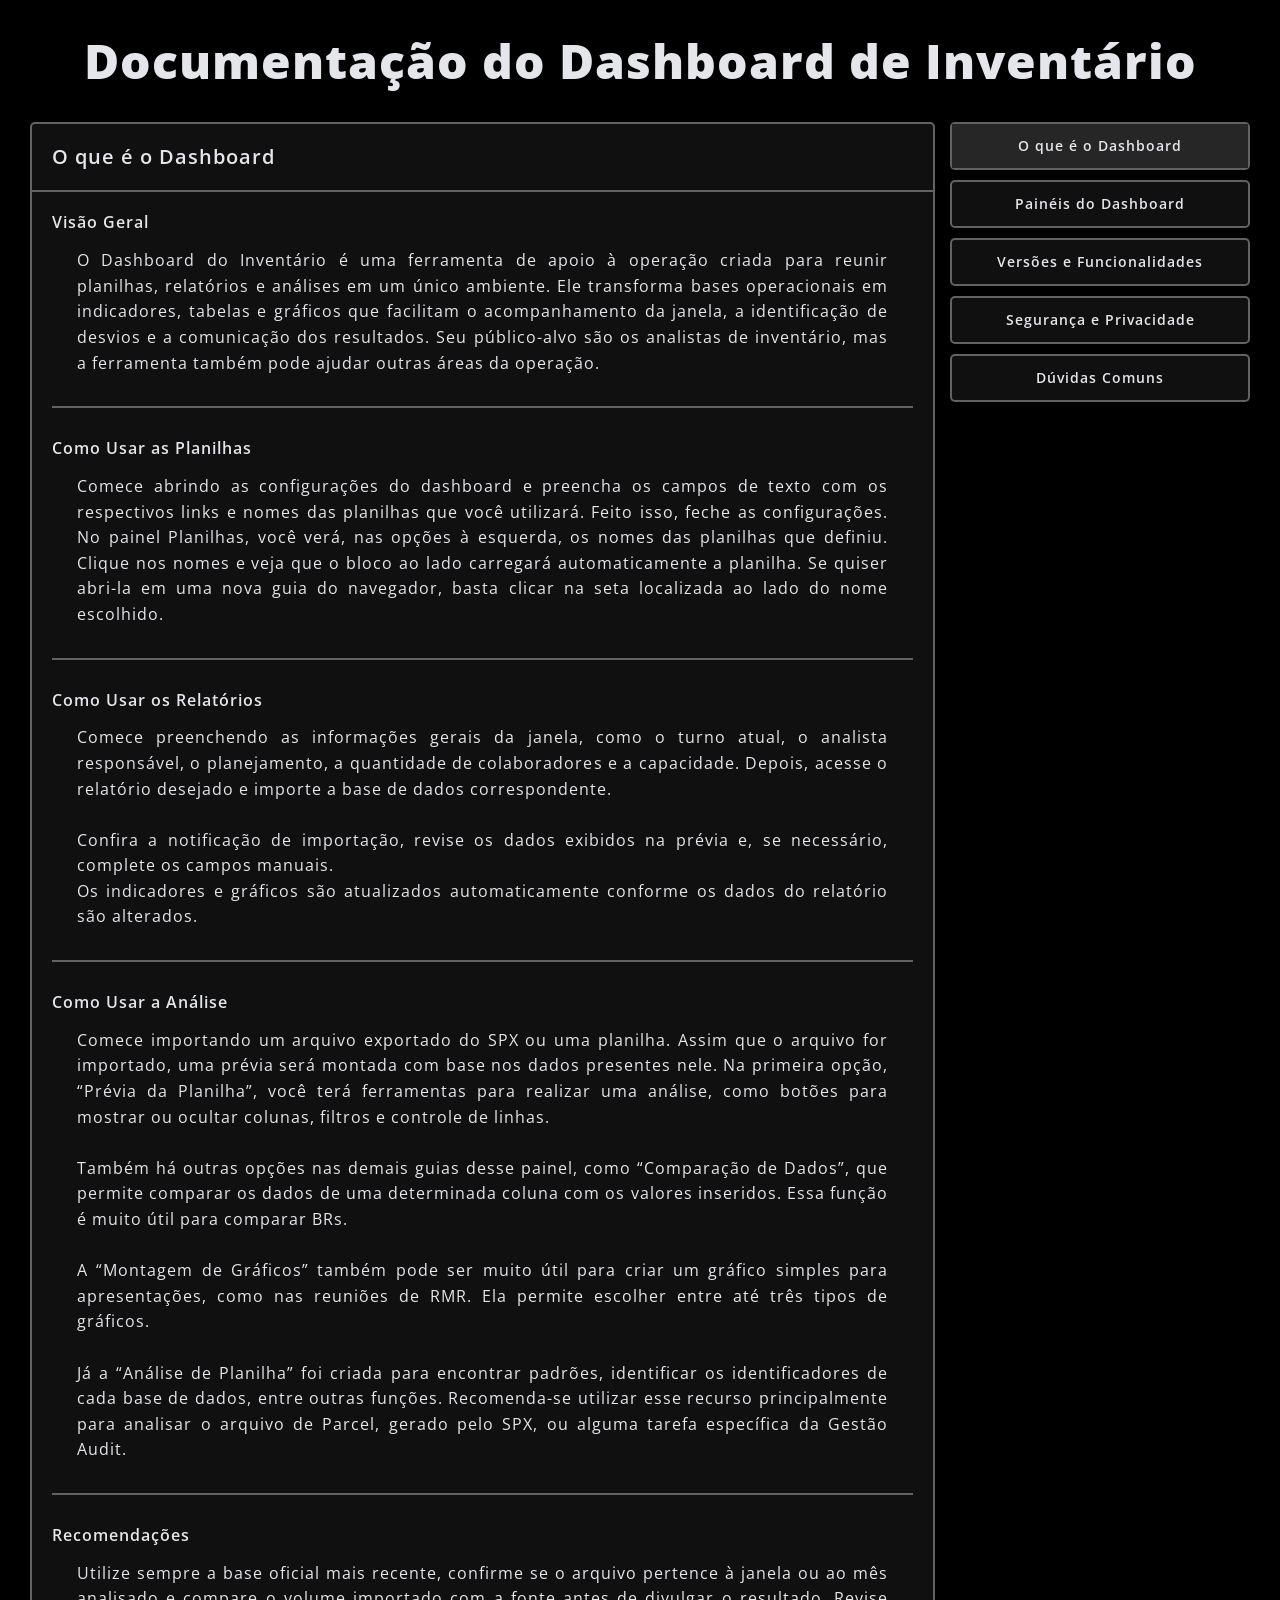
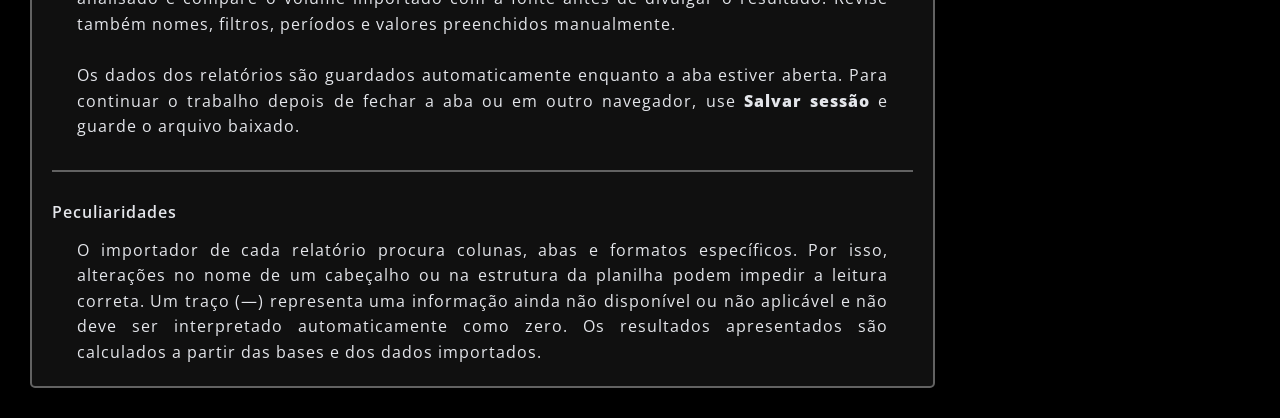
<file: docs.html>
<!doctype html>
<html class="no-js" lang="pt-br">

    <!-- METADADOS DA PÁGINA -->

    <head>

        <!-- TAGS META -->

        <meta charset="utf-8" />
        <meta http-equiv="Content-Type" content="text/html; charset=utf-8" />
        <meta name="viewport" content="width=device-width, initial-scale=1.0" />
        <meta name="robots" content="nofollow, noindex, noimageindex, noarchive, nocache, nosnippet, notranslate" />

        <!-- TÍTULO DA PÁGINA -->

        <title>Documentação - Dashboard de Inventário</title>

        <!-- ICONE DO DASHBOARD -->

        <link rel="icon" href="images/geral-icons/hub-logo.svg">

        <!-- ARQUIVOS CSS -->

        <link rel="stylesheet" href="css/font-face.css">
        <link rel="stylesheet" href="css/reset-style.css">
        <link rel="stylesheet" href="css/dashboard-style.css">
        <link rel="stylesheet" href="css/docs.css">
    </head>	

    <!-- CONTEÚDO DA PÁGINA -->

    <body id="docs">

        <!--  -->

        <div class="main-title">
            <h1>Documentação do Dashboard de Inventário</h1>
        </div>

        <div class="flex-box-start">
            <div>
                <div class="tabs-content" data-tabs-content="docs-tabs">

                    <!-- DOCUMENTAÇÃO O QUE É DASHBOARD -->

                    <div class="tabs-panel is-active" id="docs-what-is-it">
                        <div class="title">
                            <h3>O que é o Dashboard</h3>
                        </div>

                        <div class="padding">
                            <div>
                                <h4>Visão Geral</h4>

                                <p>O Dashboard do Inventário é uma ferramenta de apoio à operação criada para reunir planilhas, relatórios e análises em um único ambiente. Ele transforma bases operacionais em indicadores, tabelas e gráficos que facilitam o acompanhamento da janela, a identificação de desvios e a comunicação dos resultados. Seu público-alvo são os analistas de inventário, mas a ferramenta também pode ajudar outras áreas da operação.</p>
                            </div>

                            <hr>

                            <div>
                                <h4>Como Usar as Planilhas</h4>

                                <p>Comece abrindo as configurações do dashboard e preencha os campos de texto com os respectivos links e nomes das planilhas que você utilizará. Feito isso, feche as configurações. No painel Planilhas, você verá, nas opções à esquerda, os nomes das planilhas que definiu. Clique nos nomes e veja que o bloco ao lado carregará automaticamente a planilha. Se quiser abri-la em uma nova guia do navegador, basta clicar na seta localizada ao lado do nome escolhido.</p>
                            </div>

                            <hr>
                            
                            <div>
                                <h4>Como Usar os Relatórios</h4>

                                <p>Comece preenchendo as informações gerais da janela, como o turno atual, o analista responsável, o planejamento, a quantidade de colaboradores e a capacidade. Depois, acesse o relatório desejado e importe a base de dados correspondente. <br><br>Confira a notificação de importação, revise os dados exibidos na prévia e, se necessário, complete os campos manuais. <br>Os indicadores e gráficos são atualizados automaticamente conforme os dados do relatório são alterados.</p>
                            </div>

                            <hr>

                            <div>
                                <h4>Como Usar a Análise</h4>

                                <p>Comece importando um arquivo exportado do SPX ou uma planilha. Assim que o arquivo for importado, uma prévia será montada com base nos dados presentes nele. Na primeira opção, “Prévia da Planilha”, você terá ferramentas para realizar uma análise, como botões para mostrar ou ocultar colunas, filtros e controle de linhas.

                                    <br><br>

                                Também há outras opções nas demais guias desse painel, como “Comparação de Dados”, que permite comparar os dados de uma determinada coluna com os valores inseridos. Essa função é muito útil para comparar BRs.

                                    <br><br>

                                A “Montagem de Gráficos” também pode ser muito útil para criar um gráfico simples para apresentações, como nas reuniões de RMR. Ela permite escolher entre até três tipos de gráficos.

                                <br><br>

                                Já a “Análise de Planilha” foi criada para encontrar padrões, identificar os identificadores de cada base de dados, entre outras funções. Recomenda-se utilizar esse recurso principalmente para analisar o arquivo de Parcel, gerado pelo SPX, ou alguma tarefa específica da Gestão Audit.

                                </p>
                            </div>

                            <hr>

                            <div>
                                <h4>Recomendações</h4>

                                <p>Utilize sempre a base oficial mais recente, confirme se o arquivo pertence à janela ou ao mês analisado e compare o volume importado com a fonte antes de divulgar o resultado. Revise também nomes, filtros, períodos e valores preenchidos manualmente.

                                <br><br>

                                Os dados dos relatórios são guardados automaticamente enquanto a aba estiver aberta. Para continuar o trabalho depois de fechar a aba ou em outro navegador, use <strong>Salvar sessão</strong> e guarde o arquivo baixado.</p>
                            </div>

                            <hr>

                            <div>
                                <h4>Peculiaridades</h4>

                                <p>O importador de cada relatório procura colunas, abas e formatos específicos. Por isso, alterações no nome de um cabeçalho ou na estrutura da planilha podem impedir a leitura correta. Um traço (—) representa uma informação ainda não disponível ou não aplicável e não deve ser interpretado automaticamente como zero. Os resultados apresentados são calculados a partir das bases e dos dados importados.</p>
                            </div>
                        </div>
                    </div>

                    <!-- DOCUMENTAÇÃO PAINÉIS DO DASHBOARD -->

                    <div class="tabs-panel" id="docs-panels">
                        <div class="title">
                            <h3>Painéis do Dashboard</h3>
                        </div>

                        <div class="padding">
                            <h4>Planilhas</h4>

                            <p>Reúne atalhos para planilhas operacionais utilizadas no dia a dia. O painel permite visualizar o conteúdo de uma planilha, fazer pequenas alterações e acessar links que direcionam às respectivas fontes externas no Google Planilhas. <br><br>O conteúdo dessas planilhas não é alterado de nenhuma forma pelo dashboard. Ele apenas abre uma janela do Google Planilhas dentro do painel, utilizando o link da planilha em tags HTML conhecidas como &lt;iframe&gt;. Toda alteração nas planilhas é feita por meio da plataforma do Google.

                            <br><br>

                            É responsabilidade do usuário do Dashboard do Inventário manter os links de suas respectivas planilhas sempre atualizados. O inventário de cada operação da Shopee possui suas próprias planilhas; por isso, cada operação deve mapear as suas para utilizar este painel.
                            </p>

                            <hr>

                            <div>
                                <h4>Relatórios</h4>

                                <p>É o núcleo operacional do dashboard, dividido em seis relatórios: Processamento, Expedição, Planejamento, Avarias e Perdas, Taxa de Perdas e Análise Geral. Cada um possui funções, atribuições e bases de dados específicas para importação, sejam elas do SPX ou de planilhas.

                                <br><br>

                                Processamento

                                <br><br>

                                Acompanha os descarregamentos de LHs, a mesa de recebimento e o desempenho dos recebedores, permitindo uma análise completa de todo o ciclo do processamento, desde o descarregamento do primeiro LH até o último pacote recebido pela operação, com dados do SPX.

                                <br><br>

                                Expedição

                                <br><br>

                                Oferece uma análise precisa de todo o processo de expedição. Apresenta o resumo da expedição, o ranking de conferentes, a análise de erros e as ocorrências categorizadas por rua, permitindo analisar detalhadamente o desempenho de cada uma.

                                <br><br>

                                Planejamento

                                <br><br>

                                Organiza LHs, TOs para segregação, operações na Collection Pool e indicadores de capacidade. Foi desenvolvido para planejar o volume da próxima janela de processamento, apresentando informações precisas sobre a quantidade de pacotes em cada LH e o total de backlog da janela anterior.

                                <br><br>

                                Avarias e Perdas

                                <br><br>Reaproveita a base de dados mantida pelos analistas de inventário para criar painéis visuais, consolidando ocorrências por período, origem, composição, situação e valores. O relatório gera gráficos e organiza os dados sobre avarias e perdas para uma análise mais completa.

                                <br><br>

                                Taxa de Perdas
                                    
                                <br><br>

                                Acompanha a composição mensal de avarias e perdas, permitindo uma análise mais ampla do desempenho do Hub.

                                <br><br>

                                Análise Geral
                                    
                                <br><br>
                                Combina os principais dados dos demais relatórios em uma visão geral da janela, funcionando como um grande resumo dos acontecimentos daquela janela. O conteúdo é gerado dinamicamente a partir do preenchimento dos relatórios anteriores.</p>
                            </div>

                            <hr>

                            <div>
                                <h4>Análises</h4>

                                <p>Permite explorar arquivos XLSX, XLS e CSV sem depender de um relatório predefinido. É possível visualizar a planilha, controlar as colunas exibidas, comparar dados, aplicar condições, calcular estatísticas e montar gráficos de colunas, linhas ou pizza.

                                <br><br>

                                As tabelas e os gráficos gerados também podem ser baixados para uso em outras análises.</p>
                            </div>

                            <hr>

                            <div>
                                <h4>Documentação</h4>

                                <p>Apresenta orientações sobre o funcionamento do dashboard, suas áreas, limitações e cuidados de uso. Este conteúdo acompanha a evolução da ferramenta e deve ser sempre consultado quando houver dúvidas sobre importações, interpretações ou sobre como usar uma função.</p>
                            </div>
                        </div>
                    </div>

                    <!-- DOCUMENTAÇÃO VERSÕES E FUNCIONALIDADES -->

                    <div class="tabs-panel" id="docs-versions">
                        <div class="title">
                            <h3>Versões e Funcionalidades</h3>
                        </div>

                        <div class="padding">
                            <div>
                                <h4>Versão Atual</h4>

                                <p>Esta documentação descreve o funcionamento completo do Dashboard do Inventário em sua primeira versão, 1.0.<br>Ela reúne os fluxos de Processamento, Expedição, Planejamento, Avarias e Perdas, Taxa de Perdas, Análise Geral e análise livre de planilhas.

                                <br><br>

                                Como o projeto continua evoluindo, nomes, regras de cálculo e formatos de arquivos aceitos podem receber ajustes.</p>
                            </div>

                            <hr>

                            <div>
                                <h4>Principais Funcionalidades</h4>

                                <p>Entre as funções disponíveis estão a importação de bases operacionais para o preenchimento automático de relatórios e a atualização de prévias, indicadores e rankings. Também estão disponíveis filtros por período, tabelas analíticas, gráficos interativos, cópia ou download de relatórios e salvamento da sessão de trabalho para uso posterior no próximo turno ou para consultas pontuais de determinadas janelas.</p>
                            </div>

                            <hr>

                            <div>
                                <h4>Compatibilidade das Bases</h4>

                                <p>Os formatos aceitos dependem do painel. Em geral, o dashboard trabalha com arquivos XLSX, XLS e CSV, mas cada importador possui regras próprias para localizar abas, cabeçalhos e colunas. Uma planilha pode abrir normalmente no Excel e, ainda assim, não ser reconhecida se sua estrutura não corresponder ao modelo esperado pela função que você está tentando utilizar.</p>
                            </div>
                        </div>
                    </div>

                    <!-- DOCUMENTAÇÃO SEGURANÇA E PRIVACIDADE -->

                    <div class="tabs-panel" id="docs-security">
                        <div class="title">
                            <h3>Segurança e Privacidade</h3>
                        </div>

                        <div class="padding">
                            <div>
                                <h4>Processamento dos Dados</h4>

                                <p>As bases importadas nos relatórios e nas análises são lidas pelo navegador para produzir as visualizações exibidas na página. O dashboard não deve ser tratado como um banco de dados permanente. Mantenha os arquivos oficiais em seus locais autorizados, utilize o salvamento de sessão apenas quando precisar preservar o trabalho realizado e mantenha o arquivo salvo somente nas máquinas corporativas da empresa ou nos drives das contas corporativas. O salvamento de sessão é opcional, e o arquivo gerado deve ser tratado como dado potencialmente sensível. Mesmo que sua leitura não seja fácil fora do dashboard, tenha responsabilidade com o arquivo salvo.</p>
                            </div>

                            <hr>

                            <div>
                                <h4>Informações Sensíveis</h4>

                                <p>Importe somente arquivos necessários para a análise e aos quais você tenha acesso autorizado. NÃO compartilhe sessões, imagens ou relatórios que contenham nomes, identificadores, rastreios ou informações operacionais com pessoas que não participem do processo ou que não possuam autorização para consultar tais informações.

                                <br><br>

                                O dashboard não envia, salva nem armazena nenhum tipo de informação em servidores externos e também não possui um banco de dados conectado ao sistema. Nenhuma informação sensível da empresa é enviada para outro local que não seja a própria máquina corporativa do usuário, e esses dados somente são baixados para a máquina local por meio das ações do usuário.

                                <br><br>
                                As planilhas exibidas no painel Planilhas são protegidas pelo login do Google. É necessário estar conectado à conta corporativa para visualizar suas informações. O dashboard funciona como se abrisse uma nova guia do navegador dentro do painel Planilhas, limitada à planilha cujo link foi fornecido pelo próprio usuário. O link, por si só, não concede acesso: sem uma conta corporativa autorizada, o conteúdo da planilha permanece indisponível.

                                </p>
                            </div>

                            <hr>

                            <div>
                                <h4>Permissões do Navegador</h4>

                                <p>Algumas ações no dashboard podem solicitar acesso à área de transferência ou iniciar downloads. 

                                <br><br>
                                Essas permissões são usadas para importar dados copiados, copiar relatórios e salvar arquivos gerados. Autorize apenas quando reconhecer a ação executada e confira o conteúdo antes de compartilhá-lo.</p>
                            </div>

                            <hr>

                            <div>
                                <h4>Serviços Externos</h4>
                                <p>Os atalhos de planilhas abrem serviços externos. Esses serviços possuem suas próprias regras de acesso, armazenamento e privacidade.

                                <br><br>
                                O dashboard não controla as permissões desses serviços. Utilize sempre sua conta corporativa autorizada.</p>
                            </div>
                        </div>
                    </div>

                    <!-- DOCUMENTAÇÃO DÚVIDAS COMUNS -->

                    <div class="tabs-panel" id="docs-doubts">
                        <div class="title">
                            <h3>Dúvidas Comuns</h3>
                        </div>

                        <div class="padding">
                            <div>
                                <h4>Por que meu arquivo não foi importado?</h4>

                                <p>Verifique o formato do arquivo, o nome da aba, os cabeçalhos obrigatórios e se a base pertence ao relatório selecionado. Leia também a mensagem exibida na barra de notificações, pois ela normalmente indica a coluna, aba ou informação que não foi encontrada.</p>
                            </div>

                            <hr>

                            <div>
                                <h4>O que significa o traço nos indicadores?</h4>

                                <p>O traço (—) indica que o dashboard ainda não possui dados suficientes para calcular ou exibir aquela informação. Ele pode representar um campo não preenchido, uma base ainda não importada ou um cálculo que não se aplica ao período analisado.</p>
                            </div>

                            <hr>

                            <div>
                                <h4>Por que alguns campos começam desativados?</h4>

                                <p>Determinados controles dependem da importação ou da seleção de dados anteriores. Eles são habilitados automaticamente quando o dashboard identifica as informações necessárias, evitando preenchimentos incompatíveis com a base em uso.</p>
                            </div>

                            <hr>

                            <div>
                                <h4>Os dados podem ser recuperados depois de fechar a página?</h4>

                                <p>Ao recarregar a mesma aba, o dashboard recupera os dados guardados automaticamente. Limpar um relatório também limpa seus dados na sessão da aba. Depois de fechar a aba, use <strong>Importar sessão</strong> com o arquivo de relatórios baixado antes do fechamento.</p>
                            </div>

                            <hr>

                            <div>
                                <h4>Por que os números mudam quando seleciono outro período?</h4>

                                <p>Nos painéis com filtros temporais, a seleção atualiza os cards, gráficos e tabelas relacionados ao mesmo conjunto de dados. Essa sincronização permite comparar períodos sem misturar informações de intervalos diferentes.</p>
                            </div>

                            <hr>

                            <div>
                                <h4>Qual o contato para suporte?</h4>

                                <p>Você pode falar diretamente com Lucas Campos Junqueira por meio do <a class="link" href="https://chat.whatsapp.com/Kr5rdRRfJjiKbzHhPK3geA">WhatsApp de contato ↗</a>.
                                
                                <br>
                                <br>

                                Ou por e-mail: lukejunqueira@hotmail.com ou the.luke.junqueira@gmail.com

                                </p>
                            </div>
                        </div>
                    </div>
                </div>
            </div>

            <ul class="tabs" data-tabs id="docs-tabs">
                <li class="tabs-title is-active">
                    <a href="#docs-what-is-it">O que é o Dashboard</a>
                </li>

                <li class="tabs-title">
                    <a href="#docs-panels">Painéis do Dashboard</a>
                </li>

                <li class="tabs-title">
                    <a href="#docs-versions">Versões e Funcionalidades</a>
                </li>

                <li class="tabs-title">
                    <a href="#docs-security">Segurança e Privacidade</a>
                </li>

                <li class="tabs-title">
                    <a href="#docs-doubts">Dúvidas Comuns</a>
                </li>
            </ul>
        </div>

        <!-- JS - BARRA DE CARREGAMENTO -->  

        <script src="js/pace.min.js" async></script>

        <!-- JS - VERSÃO DO JQUERY -->  

        <script src="js/jquery/jquery-3.2.1.min.js"></script>

        <!-- JS - RECURSOS DO FOUNDATION -->  

        <script src="js/foundation/foundation.min.js" defer></script>

        <!-- PONTO DE ENTRADA DA APLICAÇÃO -->

        <script src="js/foundation/app.js" defer></script>
    </body>
</html>
</file>
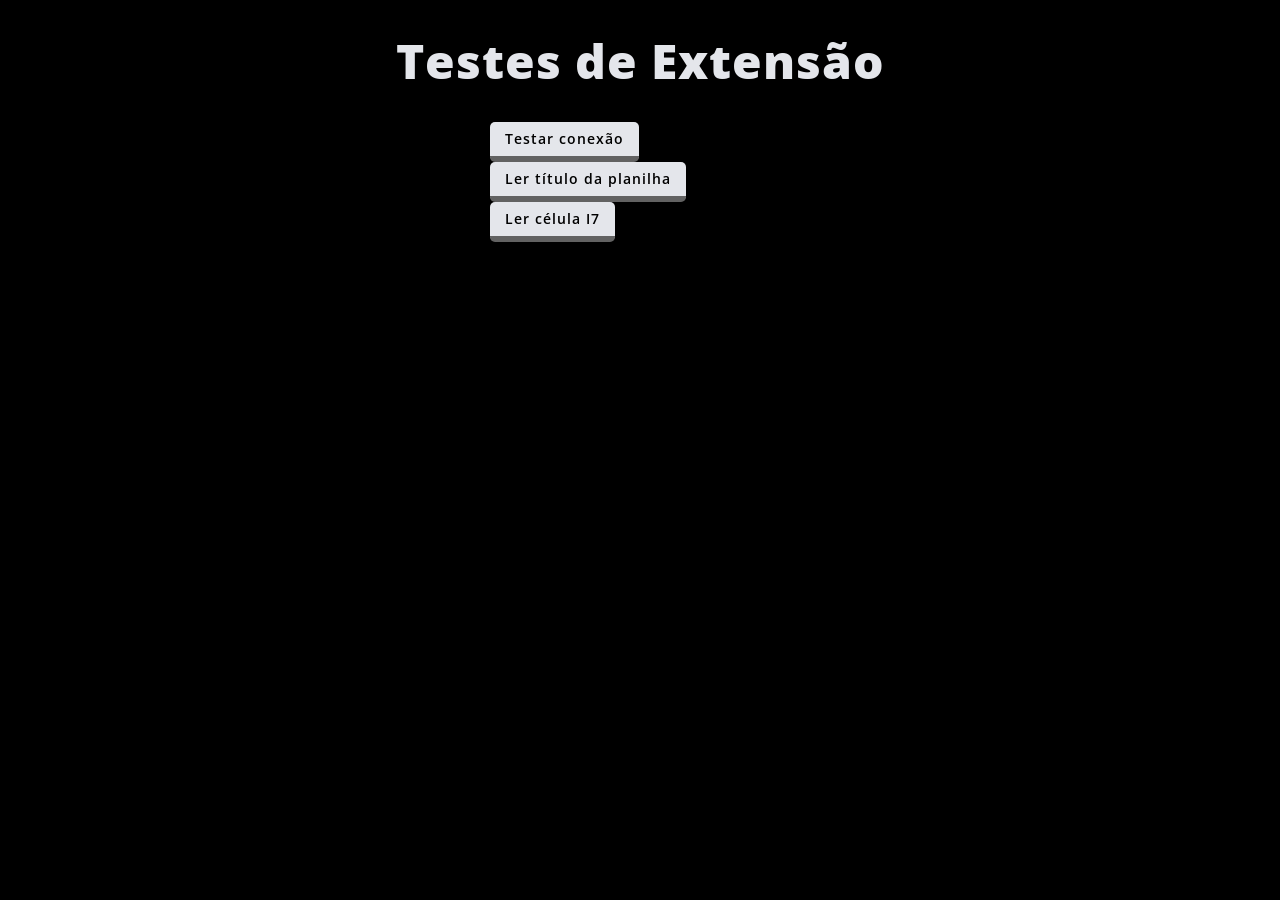
<file: extension-test.html>
<!doctype html>
<html class="no-js" lang="pt-br">

    <!-- METADADOS DA PÁGINA -->

    <head>

        <!-- TAGS META -->

        <meta charset="utf-8" />
        <meta http-equiv="Content-Type" content="text/html; charset=utf-8" />
        <meta name="viewport" content="width=device-width, initial-scale=1.0" />
        <meta name="robots" content="nofollow, noindex, noimageindex, noarchive, nocache, nosnippet, notranslate" />

        <!-- TÍTULO DA PÁGINA -->

        <title>Documentação - Dashboard de Inventário</title>

        <!-- ICONE DO DASHBOARD -->

        <link rel="icon" href="images/geral-icons/hub-logo.svg">

        <!-- ARQUIVOS CSS -->

        <link rel="stylesheet" href="css/font-face.css">
        <link rel="stylesheet" href="css/reset-style.css">
        <link rel="stylesheet" href="css/dashboard-style.css">
        <link rel="stylesheet" href="css/docs.css">
    </head>	

    <!-- CONTEÚDO DA PÁGINA -->

    <body id="docs">

        <!--  -->

        <div class="main-title">
            <h1>Testes de Extensão</h1>
        </div>

        <div style="width: 300px; height: auto; margin: 0 auto;">

            <button class="button" type="button" id="testar-conexao-extensao">
                Testar conexão
            </button>

            <button class="button" type="button" id="ler-titulo-planilha">
                Ler título da planilha
            </button>

            <button class="button" type="button" id="ler-i7-planilha">
                Ler célula I7
            </button>
            
            <br>

            <p id="status-conexao-extensao" role="status"></p>

        </div>

        <!-- JS - BARRA DE CARREGAMENTO -->  

        <script src="js/pace.min.js" async></script>

        <!-- JS - VERSÃO DO JQUERY -->  

        <script src="js/jquery/jquery-3.2.1.min.js"></script>

        <!-- JS - TESTES DE EXTENSÃO -->  

        <script type="module" src="extensions/extension-connection.js"></script>

        <!-- JS - RECURSOS DO FOUNDATION -->  

        <script src="js/foundation/foundation.min.js" defer></script>

        <!-- PONTO DE ENTRADA DA APLICAÇÃO -->

        <script src="js/foundation/app.js" defer></script>
    </body>
</html>
</file>
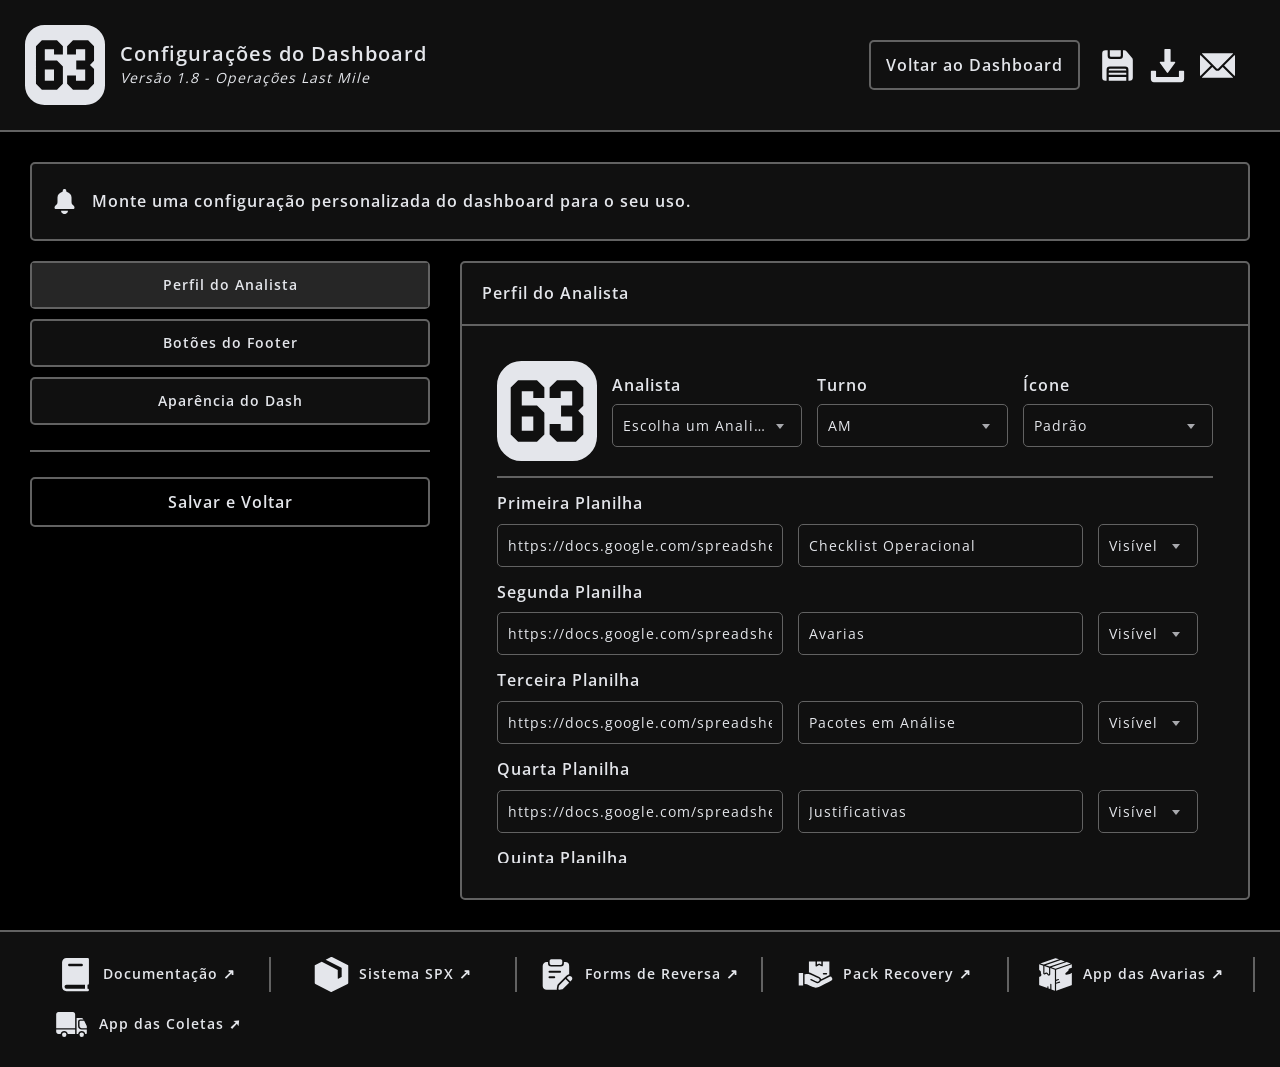
<file: settings.html>
<!doctype html>
<html class="no-js" lang="pt-br">

    <!-- METADADOS DA PÁGINA -->

    <head>

        <!-- TAGS META -->

        <meta charset="utf-8" />
        <meta http-equiv="Content-Type" content="text/html; charset=utf-8" />
        <meta name="viewport" content="width=device-width, initial-scale=1.0" />
        <meta name="robots" content="nofollow, noindex, noimageindex, noarchive, nocache, nosnippet, notranslate" />

        <!-- TÍTULO DA PÁGINA -->

        <title>Configurações - Dashboard de Inventário</title>

        <!-- ICONE DO DASHBOARD -->

        <link rel="icon" href="images/geral-icons/hub-logo.svg">

        <!-- ARQUIVOS CSS -->

        <link rel="stylesheet" href="css/font-face.css">
        <link rel="stylesheet" href="css/reset-style.css">
        <link rel="stylesheet" href="css/dashboard-style.css">
        <link rel="stylesheet" href="css/settings.css">
    </head>

    <!-- CONTEÚDO DA PÁGINA -->

    <body>

        <!-- MENU PRINCIPAL -->

        <nav class="main-menu">
            <div class="flex-box-between">

                <!-- FOTO, NOME DO SISTEMA E VERSÃO -->

                <div class="flex-box-start">
                    <img src="images/geral-icons/hub-logo-menu.svg" data-dashboard-profile-icon alt="Ícone do dashboard">

                    <div>
                        <h3>Configurações do Dashboard</h3>
                        <p><i>Versão 1.8 - Operações Last Mile</i></p>
                    </div>
                </div>

                <!-- OPÇÕES DO MENU -->

                <ul class="flex-box-start">

                    <a href="https://combatplatypus.github.io/dashboard-test/" class="link-button" id="settingsBackButton">Voltar ao Dashboard</a>

                    <!-- LISTA DE BOTÕES PRINCIPAIS DO MENU -->

                    <div class="nav-actions">
                        <button id="settingsSaveButton" type="button" title="Salvar configurações" aria-label="Salvar configurações">
                            <img src="images/geral-icons/save-icon.svg" aria-hidden="true">
                        </button>

                        <button id="settingsImportButton" type="button" title="Importar configurações" aria-label="Importar configurações">
                            <img src="images/geral-icons/import-icon.svg" aria-hidden="true">
                        </button>

                        <input id="settingsFileInput" type="file" accept=".js,text/javascript,application/javascript" hidden>

                        <a href="https://chat.whatsapp.com/Kr5rdRRfJjiKbzHhPK3geA">
                            <img src="images/menu-icons/support-icon.svg">
                        </a>
                    </div>
                </ul>
            </div>
        </nav>

        <div style="margin: 0 auto;max-width: 1600px;padding: 30px 30px 0px 30px;">
            <div class="warning" id="settingsNotification" role="status" aria-live="polite" aria-atomic="true" data-notification-type="idle">
                <div class="flex-box-start">
                    <img id="settingsNotificationIcon" src="images/geral-icons/bell-icon.svg" aria-hidden="true">

                    <h4 id="settingsNotificationText">Monte uma configuração personalizada do dashboard para o seu uso.</h4>
                </div>
            </div>
        </div>
        
        <div class="settings flex-box-start">
            <div>
                <ul class="tabs" data-tabs id="settings">
                    <li class="tabs-title is-active">
                        <a href="#profile">Perfil do Analista</a>
                    </li>

                    <li class="tabs-title">
                        <a href="#another-links">Botões do Footer</a>
                    </li>

                    <li class="tabs-title">
                        <a href="#settings-themes">Aparência do Dash</a>
                    </li>

                    <hr>

                    <button class="link-button" id="settingsSaveAndBackButton" type="button">Salvar e Voltar</button>
                </ul>
            </div>

            <div>
                <div class="tabs-content" data-tabs-content="settings">
                    <div class="tabs-panel is-active" id="profile">
                        <div class="title">
                            <h4>Perfil do Analista</h4>
                        </div>

                        <div style="padding: 35px;">

                            <!-- INFORMAÇÕES DO PEFIL DO ANALISTA -->

                            <div class="analyst flex-box-start">
                                <img src="images/geral-icons/hub-logo-menu.svg" data-dashboard-profile-icon alt="Ícone do analista">

                                <div class="flex-box-start">
                                    <div>
                                        <h4>Analista</h4>

                                        <select id="settingsAnalystName" data-dashboard-profile-field="name" class="standard-select" style="width: 100%;" aria-label="Nome do analista">
                                            <option value="">Escolha um Analista</option>
                                            <option value="Caio Vinicius" data-email="caio.vinicius@shopee.com" data-shift="AM">Caio Vinicius</option>
                                            <option value="Fernando Ferrari" data-email="fernando.ferrari@shopee.com" data-shift="PM2">Fernando Ferrari</option>
                                            <option value="Thamyris Dias" data-email="thamyris.ribeiro@shopee.com" data-shift="PM1">Thamyris Dias</option>
                                        </select>
                                    </div>

                                    <div style="display: none;">
                                        <h4>Email de Contato</h4>
                                        <input type="email" id="settingsAnalystEmail" data-dashboard-profile-field="email" maxlength="254" autocomplete="email" aria-label="Email de contato" style="flex: 0 0 250px;">
                                    </div>

                                    <div>
                                        <h4>Turno</h4>
                                        <select id="settingsAnalystShift" data-dashboard-profile-field="shift" class="standard-select" style="width: 100%;" aria-label="Turno do analista">
                                            <option value="AM">AM</option>
                                            <option value="PM1">PM1</option>
                                            <option value="PM2">PM2</option>
                                        </select>
                                    </div>

                                    <div>
                                        <h4>Ícone</h4>
                                        <select id="settingsAnalystIcon" data-dashboard-profile-field="icon" class="standard-select" style="width: 100%;" aria-label="Ícone do analista">
                                            <option value="default">Padrão</option>
                                            <option value="owl">Coruja</option>
                                            <option value="platypus">Ornitorrinco</option>
                                            <option value="elephant">Elefante</option>
                                            <option value="snake">Cobra</option>
                                            <option value="cat">Gato</option>
                                        </select>
                                    </div>
                                </div>
                            </div>

                            <hr>

                            <!-- LISTA DINÂMICA DE PLANILHAS -->

                            <div class="spreadsheets-links" id="settingsSpreadsheetRows">
                                <div>
                                    <h4>Primeira Planilha</h4>

                                    <div data-dashboard-spreadsheet-row="0">
                                        <input type="url" inputmode="none" autocomplete="off" placeholder="Cole o Link da Planilha" id="settingsSpreadsheetLink1" data-dashboard-spreadsheet-field="link" aria-label="Link da planilha 1">
                                        <input type="text" placeholder="Nome no Menu" maxlength="22" id="settingsSpreadsheetName1" data-dashboard-spreadsheet-field="menuName" aria-label="Nome da planilha 1 no menu">

                                        <div>
                                            <select class="standard-select" style="width: 100%;" id="settingsSpreadsheetVisibility1" data-dashboard-spreadsheet-field="visible" aria-label="Visibilidade da planilha 1">
                                                <option value="show">Visível</option>
                                                <option value="hide">Oculta</option>
                                            </select>
                                        </div>
                                    </div>
                                </div>
                            </div>
                        </div>
                    </div>

                    <div class="tabs-panel" id="another-links">
                        <div class="title">
                            <h4>Botões do Footer</h4>
                        </div>

                        <div style="padding: 35px;">
                            <div>
                                <h4>Forms da Reversa</h4>

                                <div class="flex-box-start">
                                    <input type="url" id="settingsReverseFormLink" data-dashboard-external-link="reverseForm" aria-label="Link do Forms da Reversa">

                                    <div class="checkbox">
                                        <input type="checkbox" id="settingsReverseFormVisible" data-dashboard-footer-visible="reverseForm" checked aria-label="Mostrar Forms de Reversa no footer">
                                        <label for="settingsReverseFormVisible" title="Mostrar no footer"></label>
                                    </div>
                                </div>
                            </div>

                            <div>
                                <h4>Pack Recovery</h4>

                                <div class="flex-box-start">
                                    <input type="url" id="settingsPackRecoveryLink" data-dashboard-external-link="packRecovery" aria-label="Link do Pack Recovery">

                                    <div class="checkbox">
                                        <input type="checkbox" id="settingsPackRecoveryVisible" data-dashboard-footer-visible="packRecovery" checked aria-label="Mostrar Pack Recovery no footer">
                                        <label for="settingsPackRecoveryVisible" title="Mostrar no footer"></label>
                                    </div>
                                </div>
                            </div>

                            <div>
                                <h4>Avarias AppSheet</h4>
                                <div class="flex-box-start">
                                    <input type="url" id="settingsDamageAppLink" data-dashboard-external-link="damageApp" aria-label="Link do Avarias AppSheet">

                                    <div class="checkbox">
                                        <input type="checkbox" id="settingsDamageAppVisible" data-dashboard-footer-visible="damageApp" checked aria-label="Mostrar App das Avarias no footer">
                                        <label for="settingsDamageAppVisible" title="Mostrar no footer"></label>
                                    </div>
                                </div>
                            </div>

                            <div>
                                <h4>Coletas AppSheet</h4>

                                <div class="flex-box-start">
                                    <input type="url" id="settingsCollectionAppLink" data-dashboard-external-link="collectionApp" aria-label="Link do Coletas AppSheet">

                                    <div class="checkbox">
                                        <input type="checkbox" id="settingsCollectionAppVisible" data-dashboard-footer-visible="collectionApp" checked aria-label="Mostrar App das Coletas no footer">
                                        <label for="settingsCollectionAppVisible" title="Mostrar no footer"></label>
                                    </div>
                                </div>
                            </div>

                        </div>
                    </div>

                    <div class="tabs-panel" id="settings-themes">
                        <div class="title">
                            <h4>Aparência do Dash</h4>
                        </div>

                        <div style="padding: 35px;">

                            <div class="colors-templates" role="radiogroup" aria-label="Tema do dashboard">

                                <div class="template default" data-dashboard-theme="default" role="radio" aria-label="Padrão" aria-checked="true" tabindex="0">
                                    <div></div>

                                    <div class="flex-box-start">
                                        <div></div>
                                        <div></div>
                                    </div>

                                    <div></div>
                                </div>

                                <div class="template red" data-dashboard-theme="red" role="radio" aria-label="Vermelho" aria-checked="false" tabindex="-1">
                                    <div></div>

                                    <div class="flex-box-start">
                                        <div></div>
                                        <div></div>
                                    </div>

                                    <div></div>
                                </div>

                                <div class="template blue" data-dashboard-theme="blue" role="radio" aria-label="Azul" aria-checked="false" tabindex="-1">
                                    <div></div>

                                    <div class="flex-box-start">
                                        <div></div>
                                        <div></div>
                                    </div>

                                    <div></div>
                                </div>

                                <div class="template green" data-dashboard-theme="green" role="radio" aria-label="Verde" aria-checked="false" tabindex="-1">
                                    <div></div>

                                    <div class="flex-box-start">
                                        <div></div>
                                        <div></div>
                                    </div>

                                    <div></div>
                                </div>

                                <div class="template pink" data-dashboard-theme="pink" role="radio" aria-label="Rosa" aria-checked="false" tabindex="-1">
                                    <div></div>

                                    <div class="flex-box-start">
                                        <div></div>
                                        <div></div>
                                    </div>

                                    <div></div>
                                </div>

                                <div class="template purple" data-dashboard-theme="purple" role="radio" aria-label="Roxo" aria-checked="false" tabindex="-1">
                                    <div></div>

                                    <div class="flex-box-start">
                                        <div></div>
                                        <div></div>
                                    </div>

                                    <div></div>
                                </div>

                            </div>
                        </div>
                    </div>
                </div>
            </div>
        </div>

        <!-- FOOTER DO DASHBOARD -->

        <footer>
            <div>
                <div>
                    <img src="images/geral-icons/docs-icon.svg">

                    <button type="button" class="external-link" data-url="https://combatplatypus.github.io/dashboard/docs.html">
                        Documentação ↗
                    </button>
                </div>

                <div>
                    <img src="images/links-icons/box-icon.svg">

                    <button type="button" class="external-link" data-url="https://spx.shopee.com.br/">
                        Sistema SPX ↗
                    </button>
                </div>

                <!-- Planilhas Base: temporariamente oculto. -->
                <div hidden>
                    <img src="images/geral-icons/sheets-icon.svg">

                    <button type="button" class="external-link" data-url="https://docs.google.com/spreadsheets/d/1jSYbHh2vq96RA3z0GQQNR8oLZULFvJF-v4_Qc8y5ZDo/edit?gid=354393054#gid=354393054">
                        Planilhas Base ↗
                    </button>
                </div>

                <div>
                    <img src="images/links-icons/forms-icon.svg">
                    <button id="footerReverseFormLink" type="button" class="external-link" data-url="" disabled>
                        Forms de Reversa ↗
                    </button>
                </div>

                <div>
                    <img src="images/links-icons/recovery-icon.svg">

                    <button id="footerPackRecoveryLink" type="button" class="external-link" data-url="" disabled>
                        Pack Recovery ↗
                    </button>
                </div>

                <div>
                    <img src="images/links-icons/avarias-icon.svg">

                    <button id="footerDamageAppLink" type="button" class="external-link" data-url="" disabled>
                        App das Avarias ↗
                    </button>
                </div>

                <div>
                    <img src="images/links-icons/coleta-icon.svg">

                    <button id="footerCollectionAppLink" type="button" class="external-link" data-url="" disabled>
                        App das Coletas ➚
                    </button>
                </div>
            </div>
        </footer>

        <!-- JS - BARRA DE CARREGAMENTO -->

        <script src="js/pace.min.js" async></script>

        <!-- JS - VERSÃO DO JQUERY -->

        <script src="js/jquery/jquery-3.2.1.min.js"></script>

        <!-- JS - SELECT2 -->

        <script src="js/select2/select2.min.js" defer></script>
        <script src="js/select2/options-select2.js" defer></script>

        <!-- JS - RECURSOS DO FOUNDATION -->

        <script src="js/foundation/foundation.min.js" defer></script>

        <!-- PONTO DE ENTRADA DA APLICAÇÃO -->

        <script src="js/foundation/app.js" defer></script>
        <script type="module" src="js/settings/page.js"></script>
    </body>
</html>
</file>
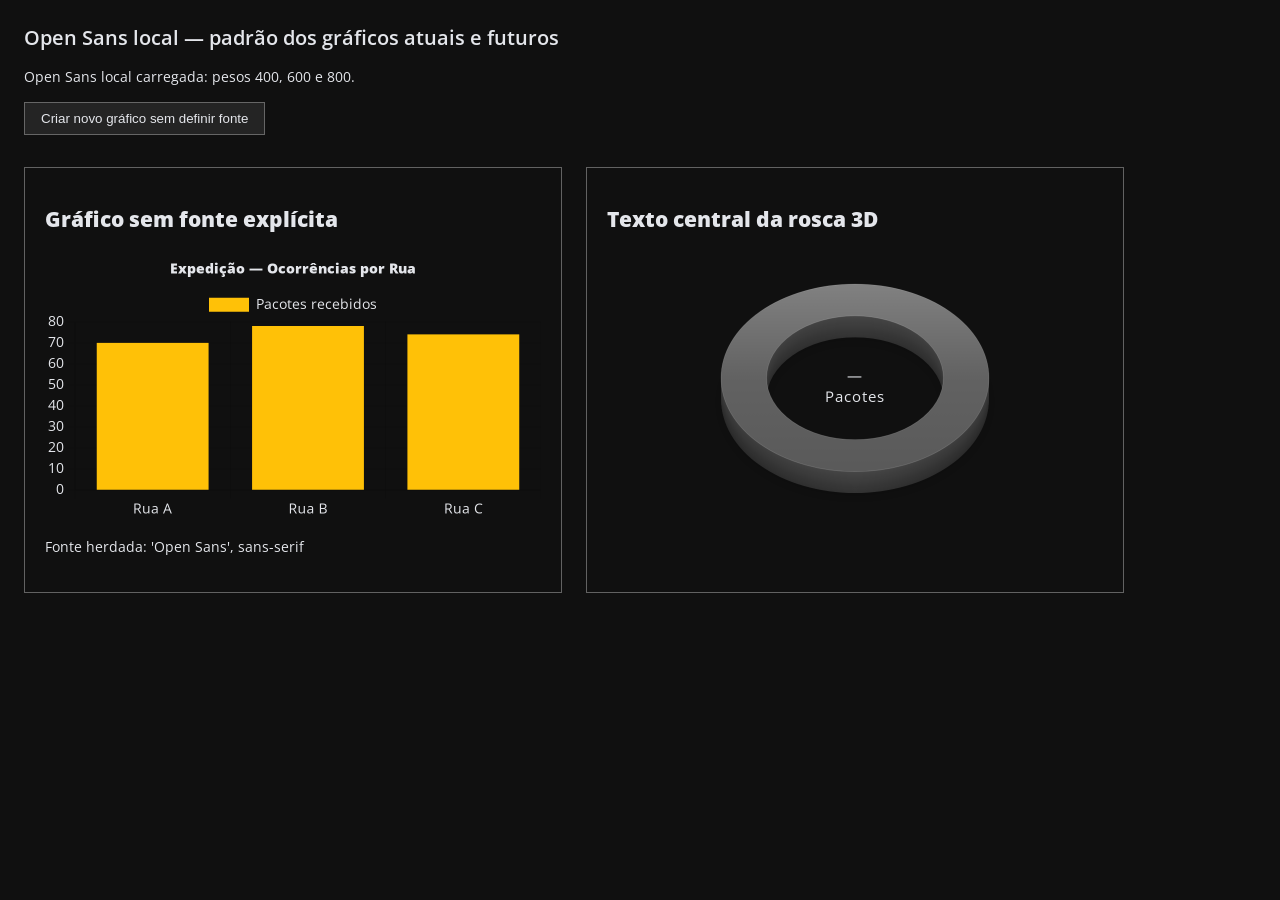
<file: tests/fixtures/chart-font-preview.html>
<!doctype html>
<html lang="pt-BR">
<head>
    <meta charset="utf-8">
    <meta name="viewport" content="width=device-width, initial-scale=1">
    <title>Open Sans — padrão dos gráficos</title>
    <link rel="stylesheet" href="../../css/font-face.css">
    <style>
        * { box-sizing: border-box; }
        body { margin: 24px; background: #101010; color: #e4e6eb; font: 14px "Open Sans", sans-serif; }
        h1 { font-size: 20px; font-weight: 600; }
        button { padding: 8px 16px; color: inherit; background: #242424; border: 1px solid #666; cursor: pointer; }
        .charts { display: flex; flex-wrap: wrap; gap: 24px; max-width: 1100px; }
        .chart { flex: 1 1 450px; padding: 20px; border: 1px solid #626262; }
        .canvas { position: relative; height: 270px; }
        canvas { font-family: 'Open Sans', sans-serif; }
        output { display: block; margin: 16px 0; }
    </style>
</head>
<body>
    <h1>Open Sans local — padrão dos gráficos atuais e futuros</h1>
    <output id="fontsStatus">Carregando fontes locais…</output>
    <button id="addChart">Criar novo gráfico sem definir fonte</button>
    <output id="futureStatus"></output>
    <section class="charts">
        <div class="chart"><h2>Gráfico sem fonte explícita</h2><div class="canvas">
            <canvas id="bar" role="img" aria-label="Pacotes recebidos por rua"></canvas></div>
            <output id="fontFamily"></output></div>
        <div class="chart"><h2>Texto central da rosca 3D</h2><div class="canvas">
            <canvas id="donut" role="img" aria-label="Composição da reversa"></canvas></div></div>
    </section>
    <script src="../../js/libraries/chart.umd.min.js"></script>
    <script src="../../js/charts/defaults.js"></script>
    <script type="module">
        import { createReverseCompositionChart } from "../../js/reports/reverse/charts.js";
        const barConfig = () => ({
            type: "bar", data: { labels: ["Rua A", "Rua B", "Rua C"],
                datasets: [{ label: "Pacotes recebidos", data: [70, 78, 74], backgroundColor: "#ffc107" }] },
            options: { responsive: true, maintainAspectRatio: false, animation: false,
                plugins: { legend: { labels: { color: "#e4e6eb" } },
                    title: { display: true, text: "Expedição — Ocorrências por Rua", color: "#e4e6eb" } },
                scales: { x: { ticks: { color: "#e4e6eb" } }, y: { ticks: { color: "#e4e6eb" } } } },
        });
        const bar = new Chart(document.getElementById("bar"), barConfig());
        const donut = createReverseCompositionChart(document.getElementById("donut"));
        document.getElementById("fontFamily").textContent = `Fonte herdada: ${bar.options.font.family}`;
        document.fonts.ready.then(() => {
            document.getElementById("fontsStatus").textContent = [400, 600, 800].every(weight =>
                document.fonts.check(`${weight} 14px 'Open Sans'`)) ? "Open Sans local carregada: pesos 400, 600 e 800." : "Fonte local indisponível.";
        });
        document.getElementById("addChart").addEventListener("click", () => {
            const card = document.createElement("div"); card.className = "chart";
            const container = document.createElement("div"); container.className = "canvas";
            const canvas = document.createElement("canvas"); container.append(canvas); card.append(container);
            document.querySelector(".charts").append(card);
            const future = new Chart(canvas, barConfig());
            document.getElementById("futureStatus").textContent = `Novo gráfico: ${future.options.font.family}`;
        }, { once: true });
    </script>
</body>
</html>
</file>
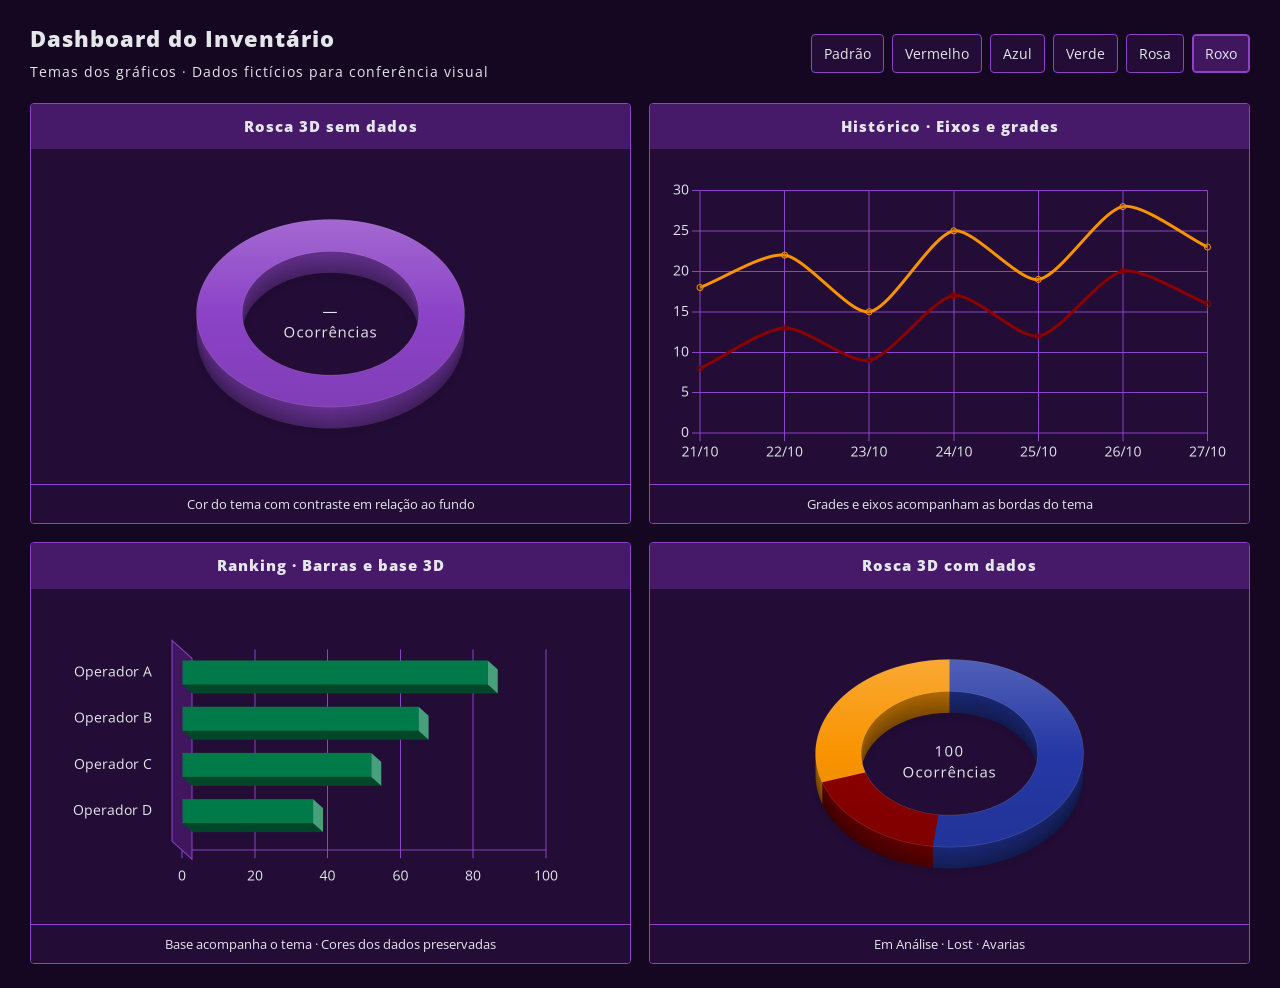
<file: tests/fixtures/chart-theme-preview.html>
<!doctype html>
<html lang="pt-BR" data-theme="purple">
<head>
    <meta charset="utf-8">
    <meta name="viewport" content="width=device-width, initial-scale=1">
    <title>Dashboard — conferência dos temas dos gráficos</title>
    <link rel="stylesheet" href="../../css/font-face.css">
    <link rel="stylesheet" href="../../css/dashboard-style.css?chart-theme=20261027">
    <link rel="stylesheet" href="../../css/reports-style.css">
    <style>
        * { box-sizing: border-box; }
        body { margin: 0; padding: 24px 30px; font: 14px "Open Sans", sans-serif; }
        header { display: flex; justify-content: space-between; align-items: center; gap: 20px; margin-bottom: 20px; }
        h1 { font-size: 22px; margin: 0 0 8px; }
        header p { font-size: 14px; margin: 0; color: var(--color-gray-p); }
        nav { display: flex; flex-wrap: wrap; gap: 8px; }
        button { font: inherit; padding: 9px 12px; border: 1px solid var(--color-border); border-radius: 4px;
            color: var(--color-text); background: var(--color-container); cursor: pointer; }
        button[aria-pressed="true"] { background: var(--color-container-focus); box-shadow: inset 0 0 0 1px var(--color-border); }
        .theme-grid { display: grid; grid-template-columns: 1fr 1fr; gap: 18px; }
        .theme-card { background: var(--color-container); border: 1px solid var(--color-border); border-radius: 4px; overflow: hidden; }
        .theme-card h2 { background: var(--color-table-title); font-size: 15px; margin: 0; padding: 13px; text-align: center; }
        .theme-card .chart-canvas-container { height: 285px; margin: 10px 20px 0; }
        .theme-card footer { border-top: 1px solid var(--color-border); padding: 10px; text-align: center; font-size: 13px; }
        @media (max-width: 800px) { header { flex-direction: column; align-items: flex-start; } .theme-grid { grid-template-columns: 1fr; } }
    </style>
    <!-- Version only this visual fixture's dependencies, so an older cached dashboard cannot mask the result. -->
    <script type="importmap">
        { "imports": {
            "../../js/charts/theme.js": "../../js/charts/theme.js?chart-theme=20261027",
            "../../js/charts/standard.js": "../../js/charts/standard.js?chart-theme=20261027",
            "../../js/reports/core/horizontal-bars-3d.js": "../../js/reports/core/horizontal-bars-3d.js?chart-theme=20261027",
            "../../js/reports/core/doughnut-3d.js": "../../js/reports/core/doughnut-3d.js?chart-theme=20261027"
        } }
    </script>
</head>
<body>
    <header>
        <div><h1>Dashboard do Inventário</h1><p>Temas dos gráficos · Dados fictícios para conferência visual</p></div>
        <nav aria-label="Tema da prévia">
            <button data-theme="default" aria-pressed="false">Padrão</button>
            <button data-theme="red" aria-pressed="false">Vermelho</button>
            <button data-theme="blue" aria-pressed="false">Azul</button>
            <button data-theme="green" aria-pressed="false">Verde</button>
            <button data-theme="pink" aria-pressed="false">Rosa</button>
            <button data-theme="purple" aria-pressed="true">Roxo</button>
        </nav>
    </header>
    <main id="reports" class="theme-grid">
        <section class="theme-card chart">
            <h2>Rosca 3D sem dados</h2>
            <div class="chart-canvas-container"><canvas id="emptyChart" aria-label="Rosca sem dados"></canvas></div>
            <footer>Cor do tema com contraste em relação ao fundo</footer>
        </section>
        <section class="theme-card chart">
            <h2>Histórico · Eixos e grades</h2>
            <div class="chart-canvas-container"><canvas id="lineChart" aria-label="Histórico com dados fictícios"></canvas></div>
            <footer>Grades e eixos acompanham as bordas do tema</footer>
        </section>
        <section class="theme-card chart">
            <h2>Ranking · Barras e base 3D</h2>
            <div class="chart-canvas-container"><canvas id="barChart" aria-label="Ranking com dados fictícios"></canvas></div>
            <footer>Base acompanha o tema · Cores dos dados preservadas</footer>
        </section>
        <section class="theme-card chart">
            <h2>Rosca 3D com dados</h2>
            <div class="chart-canvas-container"><canvas id="dataChart" aria-label="Composição com dados fictícios"></canvas></div>
            <footer>Em Análise · Lost · Avarias</footer>
        </section>
    </main>
    <script src="../../js/libraries/chart.umd.min.js"></script>
    <script src="../../js/charts/defaults.js"></script>
    <script type="module">
        import { createDashboardChart } from "../../js/charts/standard.js";
        import { CHART_COLORS, getChartTheme } from "../../js/charts/theme.js";
        import { DOUGHNUT_3D_PADDING, drawDoughnut3D, drawDoughnut3DCenterText } from "../../js/reports/core/doughnut-3d.js";

        const observedDraws = { id: "themePreviewDraws", afterDraw(chart) {
            chart.canvas.dataset.drawCount = String(Number(chart.canvas.dataset.drawCount || 0) + 1);
            chart.canvas.dataset.theme = document.documentElement.dataset.theme;
            chart.canvas.dataset.border = getChartTheme().border;
        } };
        const projection = { id: "themePreviewDoughnut", beforeDatasetDraw(chart, args) {
            if (args.index !== 0) return;
            const dataset = chart.data.datasets[0];
            chart.$geometry = drawDoughnut3D({ context: chart.ctx, area: chart.chartArea,
                values: dataset.data, colors: dataset.backgroundColor });
            return false;
        }, afterDraw(chart) {
            drawDoughnut3DCenterText(chart, chart.$geometry, {
                text: chart.data.datasets[0].data.reduce((sum, value) => sum + value, 0) || "—", label: "Ocorrências",
            });
        } };
        const colors = [CHART_COLORS.blue, CHART_COLORS.red, CHART_COLORS.yellow];
        function doughnut(id, values) {
            createDashboardChart(document.getElementById(id), { type: "doughnut",
                data: { labels: ["Em Análise", "Lost", "Avarias"], datasets: [{ data: values, backgroundColor: colors, borderWidth: 0 }] },
                plugins: [projection, observedDraws], options: { responsive: true, maintainAspectRatio: false,
                    animation: false, events: [], layout: { padding: { ...DOUGHNUT_3D_PADDING } }, plugins: { legend: { display: false } } } });
        }
        doughnut("emptyChart", [0, 0, 0]);
        doughnut("dataChart", [52, 18, 30]);
        const baseOptions = { responsive: true, maintainAspectRatio: false, animation: false, plugins: { legend: { display: false } } };
        createDashboardChart(document.getElementById("lineChart"), { type: "line",
            data: { labels: ["21/10", "22/10", "23/10", "24/10", "25/10", "26/10", "27/10"], datasets: [
                { label: "Hub", data: [8, 13, 9, 17, 12, 20, 16], borderColor: CHART_COLORS.red, tension: .25 },
                { label: "SOC", data: [18, 22, 15, 25, 19, 28, 23], borderColor: CHART_COLORS.yellow, tension: .25 },
            ] }, plugins: [observedDraws], options: { ...baseOptions, scales: { y: { beginAtZero: true } } } });
        createDashboardChart(document.getElementById("barChart"), { type: "bar",
            data: { labels: ["Operador A", "Operador B", "Operador C", "Operador D"], datasets: [
                { data: [84, 65, 52, 36], backgroundColor: CHART_COLORS.green },
            ] }, plugins: [observedDraws], options: { ...baseOptions, indexAxis: "y", scales: { y: { ticks: { autoSkip: false } } } } });
        for (const button of document.querySelectorAll("button[data-theme]")) button.addEventListener("click", () => {
            document.documentElement.dataset.theme = button.dataset.theme;
            for (const item of document.querySelectorAll("button[data-theme]")) item.setAttribute("aria-pressed", String(item === button));
        });
    </script>
</body>
</html>
</file>
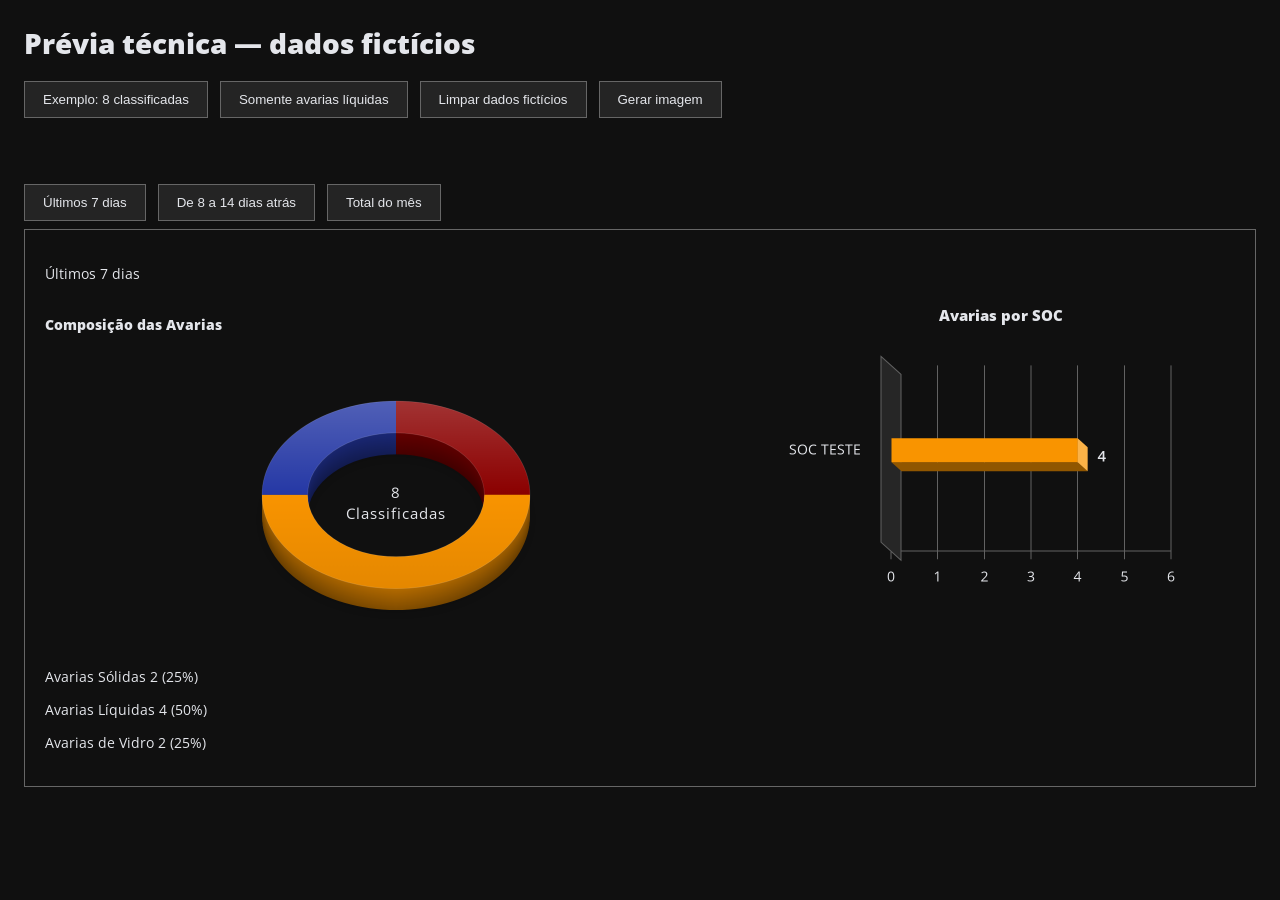
<file: tests/fixtures/damage-composition-chart-preview.html>
<!doctype html>
<html lang="pt-BR">
<head>
    <meta charset="utf-8">
    <meta name="viewport" content="width=device-width, initial-scale=1">
    <title>Teste visual de composição de avarias — dados fictícios</title>
    <link rel="stylesheet" href="../../css/font-face.css">
    <link rel="stylesheet" href="../../css/reports-style.css">
    <style>
        * { box-sizing: border-box; }
        body { margin: 24px; background: #101010; color: #e4e6eb; font: 14px "Open Sans", sans-serif; }
        header { margin-bottom: 20px; }
        button { padding: 10px 18px; margin: 0 8px 8px 0; color: #e4e6eb; background: #242424; border: 1px solid #666; cursor: pointer; }
        #damagePreview { padding: 20px; border: 1px solid #666; }
        .composition-layout { display: grid; grid-template-columns: minmax(550px, 3fr) minmax(300px, 2fr); gap: 20px; }
        #exportPreview { display: block; max-width: 100%; margin-top: 20px; }
        #exportStatus { min-height: 24px; }
        [hidden] { display: none !important; }
        @media (max-width: 1000px) { .composition-layout { grid-template-columns: 1fr; } }
    </style>
</head>
<body>
    <header>
        <h1>Prévia técnica — dados fictícios</h1>
        <button id="sampleData">Exemplo: 8 classificadas</button>
        <button id="singleCategory">Somente avarias líquidas</button>
        <button id="resetTest">Limpar dados fictícios</button>
        <button id="generateExport">Gerar imagem</button>
        <p id="exportStatus" role="status"></p>
    </header>
    <main id="reports">
        <section id="damage-and-losses" class="is-active">
            <div id="damageChartPeriodSelector">
                <button data-damage-chart-period="last7">Últimos 7 dias</button>
                <button data-damage-chart-period="days8to14">De 8 a 14 dias atrás</button>
                <button data-damage-chart-period="totalMonth">Total do mês</button>
            </div>
            <div id="damagePreview">
                <p id="damageChartPeriodTitle"></p>
                <div class="composition-layout">
                    <div class="doughnut-chart">
                        <h4>Composição das Avarias</h4>
                        <div><canvas id="damageCompositionChart" role="img" aria-label="Composição das avarias entre sólidas, líquidas e de vidro"></canvas></div>
                        <div>
                            <div class="type"><div style="background-color: #F44336;"></div><p>Avarias Sólidas <span id="damageSolidValue">—</span></p></div>
                            <div class="type"><div style="background-color: #ff9800;"></div><p>Avarias Líquidas <span id="damageLiquidValue">—</span></p></div>
                            <div class="type"><div style="background-color: #3F51B5;"></div><p>Avarias de Vidro <span id="damageGlassValue">—</span></p></div>
                        </div>
                    </div>
                    <div class="horizontal-bars-chart">
                        <div class="chart-title"><h4>Avarias por SOC</h4></div>
                        <div id="damageSocChartContainer" class="damage-soc-chart-container"><canvas id="damageSocChart"></canvas></div>
                    </div>
                </div>
            </div>
            <div hidden><canvas id="damageLastSevenDaysChart"></canvas></div>
        </section>
    </main>
    <img id="exportPreview" alt="Imagem exportada do relatório de teste" hidden>
    <script src="../../js/libraries/chart.umd.min.js"></script>
    <script src="../../js/charts/defaults.js"></script>
    <script src="../../js/libraries/html2canvas.min.js"></script>
    <script type="module">
        import { initializeDamageAndLossesCharts } from "../../js/reports/damage-and-losses/charts.js?preview=3d";
        import { replaceDamageAndLossesData, resetDamageAndLossesState } from "../../js/reports/damage-and-losses/state.js";
        import { createReportImageBlob } from "../../js/reports/export.js";

        initializeDamageAndLossesCharts();
        function setData(singleCategory = false) {
            const days = singleCategory
                ? [{ date: "2026-10-10", hub: 100, liquid: 100 }]
                : [
                    { date: "2026-10-01", hub: 16, solid: 8, liquid: 4, glass: 4 },
                    { date: "2026-10-10", hub: 4, soc: 4, solid: 2, liquid: 4, glass: 2,
                        socStations: [{ name: "SOC_TESTE", count: 4 }] },
                ];
            replaceDamageAndLossesData({ monthIndex: 9, year: 2026, days });
        }
        document.getElementById("sampleData").addEventListener("click", () => setData());
        document.getElementById("singleCategory").addEventListener("click", () => setData(true));
        document.getElementById("resetTest").addEventListener("click", resetDamageAndLossesState);
        setData();
        document.getElementById("generateExport").addEventListener("click", async () => {
            const status = document.getElementById("exportStatus");
            status.textContent = "Gerando imagem...";
            try {
                const blob = await createReportImageBlob(document.getElementById("damagePreview"));
                const image = document.getElementById("exportPreview");
                if (image.dataset.blobUrl) URL.revokeObjectURL(image.dataset.blobUrl);
                image.dataset.blobUrl = URL.createObjectURL(blob);
                image.src = image.dataset.blobUrl;
                image.hidden = false;
                status.textContent = "Imagem PNG gerada com sucesso.";
            } catch (error) {
                status.textContent = `Falha na exportação: ${error.message}`;
            }
        });
    </script>
</body>
</html>
</file>
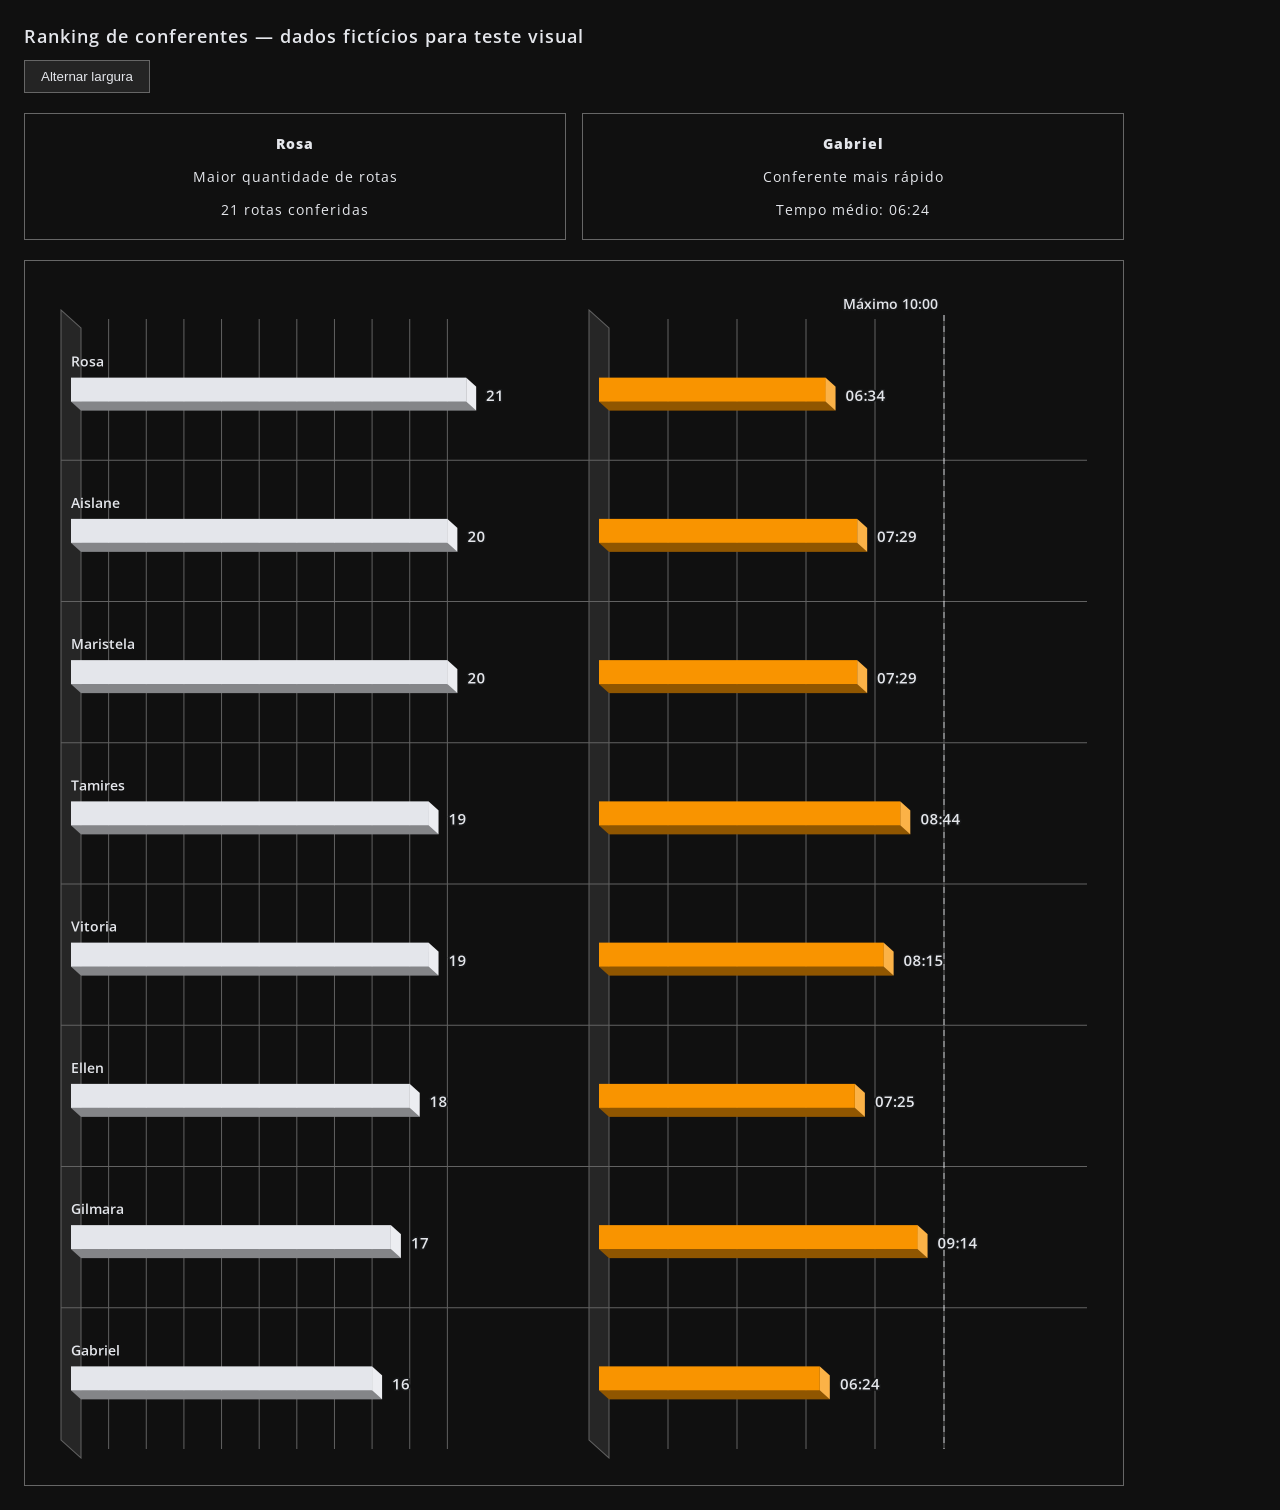
<file: tests/fixtures/expedition-ranking-chart-preview.html>
<!doctype html>
<html lang="pt-BR">
<head>
    <meta charset="utf-8">
    <meta name="viewport" content="width=device-width, initial-scale=1">
    <title>Ranking de conferentes — prévia com dados fictícios</title>
    <link rel="stylesheet" href="../../css/font-face.css">
    <link rel="stylesheet" href="../../css/reports-style.css">
    <style>
        * { box-sizing: border-box; }
        body { margin: 24px; background: #101010; color: #e4e6eb; font: 14px "Open Sans", sans-serif; letter-spacing: 1px; }
        h1 { font-size: 18px; font-weight: 600; }
        button { padding: 8px 16px; color: inherit; background: #242424; border: 1px solid #666; cursor: pointer; }
        #expedition { width: 100%; max-width: 1100px; margin-top: 20px; }
        .cards { display: flex; gap: 16px; margin-bottom: 20px; }
        .cards > div { flex: 1; padding: 20px; border: 1px solid #666; text-align: center; }
        .chart { border: 1px solid #666; }
        #expeditionAlignedComparisonChartContainer { position: relative; width: 100%; }
    </style>
</head>
<body>
    <h1>Ranking de conferentes — dados fictícios para teste visual</h1>
    <button id="toggleWidth">Alternar largura</button>
    <section id="expedition" class="is-active">
        <div id="expedition-charts" class="is-active">
            <div id="expeditionChartsExportArea">
                <div class="cards">
                    <div><strong id="expeditionTopRoutesOperator"></strong><p>Maior quantidade de rotas</p><span id="expeditionTopRoutesDetails"></span></div>
                    <div><strong id="expeditionFastestOperator"></strong><p>Conferente mais rápido</p><span id="expeditionFastestOperatorDetails"></span></div>
                </div>
                <div class="chart">
                    <div id="expeditionAlignedComparisonChartContainer">
                        <canvas id="expeditionAlignedComparisonChart" role="img" aria-label="Ranking de conferentes por quantidade de rotas e tempo médio"></canvas>
                    </div>
                </div>
            </div>
        </div>
    </section>
    <script src="../../js/libraries/chart.umd.min.js"></script>
    <script src="../../js/charts/defaults.js"></script>
    <script type="module">
        import { initializeExpeditionCharts } from "../../js/reports/expedition/charts.js";
        import { replaceExpeditionRoutes } from "../../js/reports/expedition/state.js";
        const operators = [
            ["Rosa", 21, 394], ["Maristela", 20, 449], ["Aislane", 20, 449],
            ["Tamires", 19, 524], ["Vitoria", 19, 495], ["Ellen", 18, 445],
            ["Gilmara", 17, 554], ["Gabriel", 16, 384],
        ];
        const routes = operators.flatMap(([operator, quantity, duration], operatorIndex) =>
            Array.from({ length: quantity }, (_, routeIndex) => ({
                code: `TESTE${operatorIndex}-${routeIndex}`, status: "Validated", finalOrders: 10,
                validationOperator: operator, validationDurationSeconds: duration,
            })));
        replaceExpeditionRoutes(routes, "dados-ficticios.csv");
        initializeExpeditionCharts();
        document.getElementById("toggleWidth").addEventListener("click", () => {
            const panel = document.getElementById("expedition");
            panel.style.maxWidth = panel.style.maxWidth === "480px" ? "1100px" : "480px";
        });
    </script>
</body>
</html>
</file>
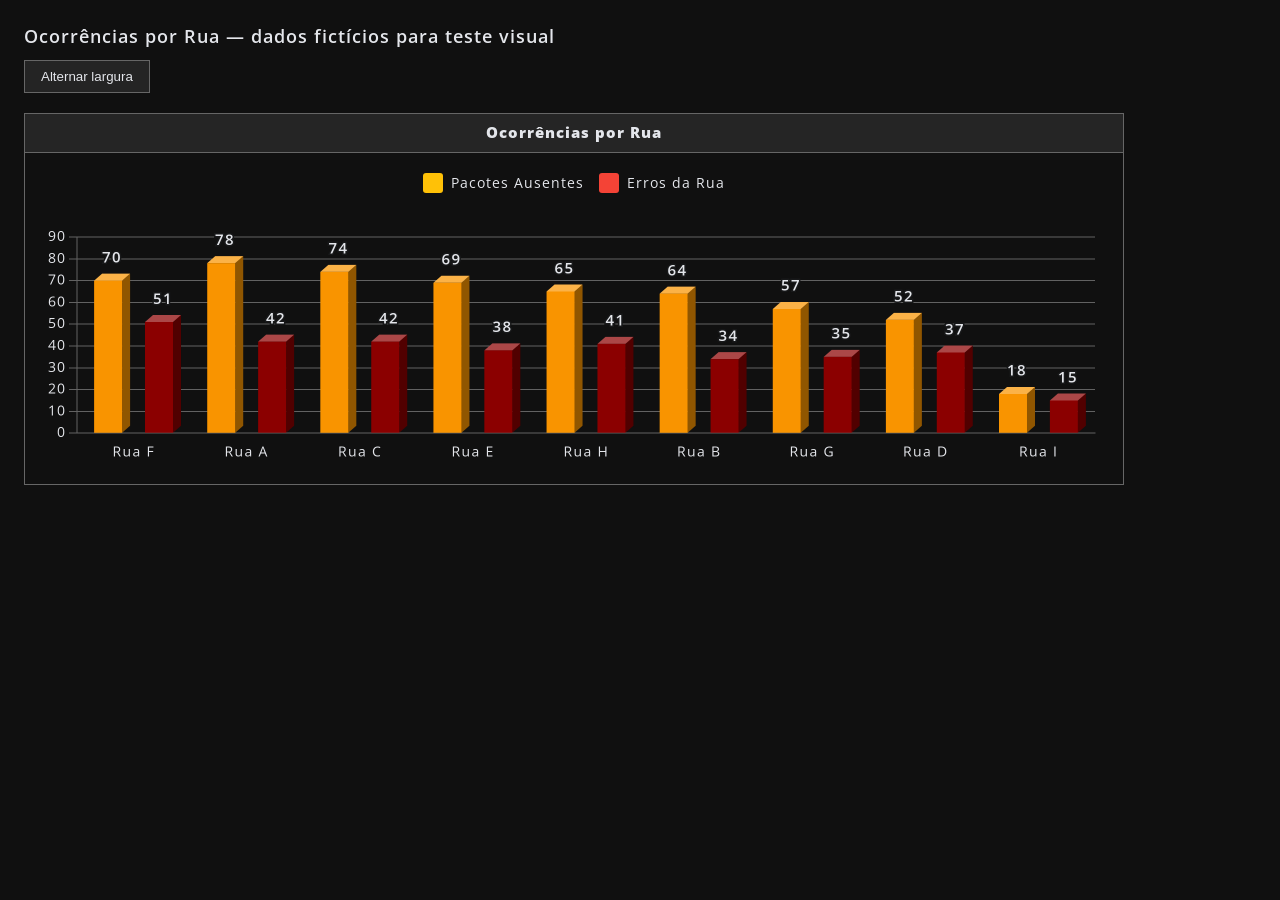
<file: tests/fixtures/expedition-street-chart-preview.html>
<!doctype html>
<html lang="pt-BR">
<head>
    <meta charset="utf-8">
    <meta name="viewport" content="width=device-width, initial-scale=1">
    <title>Ocorrências por Rua — prévia com dados fictícios</title>
    <link rel="stylesheet" href="../../css/font-face.css">
    <link rel="stylesheet" href="../../css/reports-style.css">
    <style>
        * { box-sizing: border-box; }
        body { --color-container: #101010; --color-table-th: #252525; --color-border: #666; --color-gray-p: #a8a9ad;
            margin: 24px; background: #101010; color: #e4e6eb; font: 14px "Open Sans", sans-serif; letter-spacing: 1px; }
        h1 { font-size: 18px; font-weight: 600; }
        button { padding: 8px 16px; color: inherit; background: #242424; border: 1px solid #666; cursor: pointer; }
        #expedition { width: 100%; max-width: 1100px; margin-top: 20px; }
    </style>
</head>
<body>
    <h1>Ocorrências por Rua — dados fictícios para teste visual</h1>
    <button id="toggleWidth">Alternar largura</button>
    <section id="expedition" class="is-active">
        <div id="expedition-mistakes" hidden><canvas id="expeditionErrorBalanceChart"></canvas></div>
        <div id="expedition-streets" class="is-active">
            <div hidden><span id="expeditionBestStreet"></span><span id="expeditionBestStreetRate"></span>
                <span id="expeditionWorstStreet"></span><span id="expeditionWorstStreetRate"></span></div>
            <div class="chart vertical-bars-chart">
                <div class="chart-title"><h4>Ocorrências por Rua</h4></div>
                <div class="chart-label">
                    <div class="type"><div style="background: #ffc107"></div><p>Pacotes Ausentes</p></div>
                    <div class="type"><div style="background: #f44336"></div><p>Erros da Rua</p></div>
                </div>
                <div class="chart-canvas-container" id="expeditionStreetOccurrencesChartContainer">
                    <canvas id="expeditionStreetOccurrencesChart" role="img" aria-label="Ocorrências por Rua: pacotes ausentes e erros da rua"></canvas>
                </div>
            </div>
        </div>
    </section>
    <script src="../../js/libraries/chart.umd.min.js"></script>
    <script src="../../js/charts/defaults.js"></script>
    <script type="module">
        import { initializeExpeditionErrorsCharts } from "../../js/reports/expedition/errors-charts.js";
        import { replaceExpeditionRoutes } from "../../js/reports/expedition/state.js";
        const streets = [["F", 70, 51], ["A", 78, 42], ["C", 74, 42], ["E", 69, 38], ["H", 65, 41],
            ["B", 64, 34], ["G", 57, 35], ["D", 52, 37], ["I", 18, 15]];
        replaceExpeditionRoutes(streets.map(([name, missing, errors]) => ({
            code: `TESTE-${name}`, corridor: `${name}-1`, status: "Validated", finalOrders: 200,
            missingOrders: missing, missortedOrders: errors, validationOperator: "Teste",
        })), "dados-ficticios.csv");
        initializeExpeditionErrorsCharts(document.getElementById("expedition"));
        document.getElementById("toggleWidth").addEventListener("click", () => {
            const panel = document.getElementById("expedition");
            panel.style.maxWidth = panel.style.maxWidth === "480px" ? "1100px" : "480px";
        });
    </script>
</body>
</html>
</file>
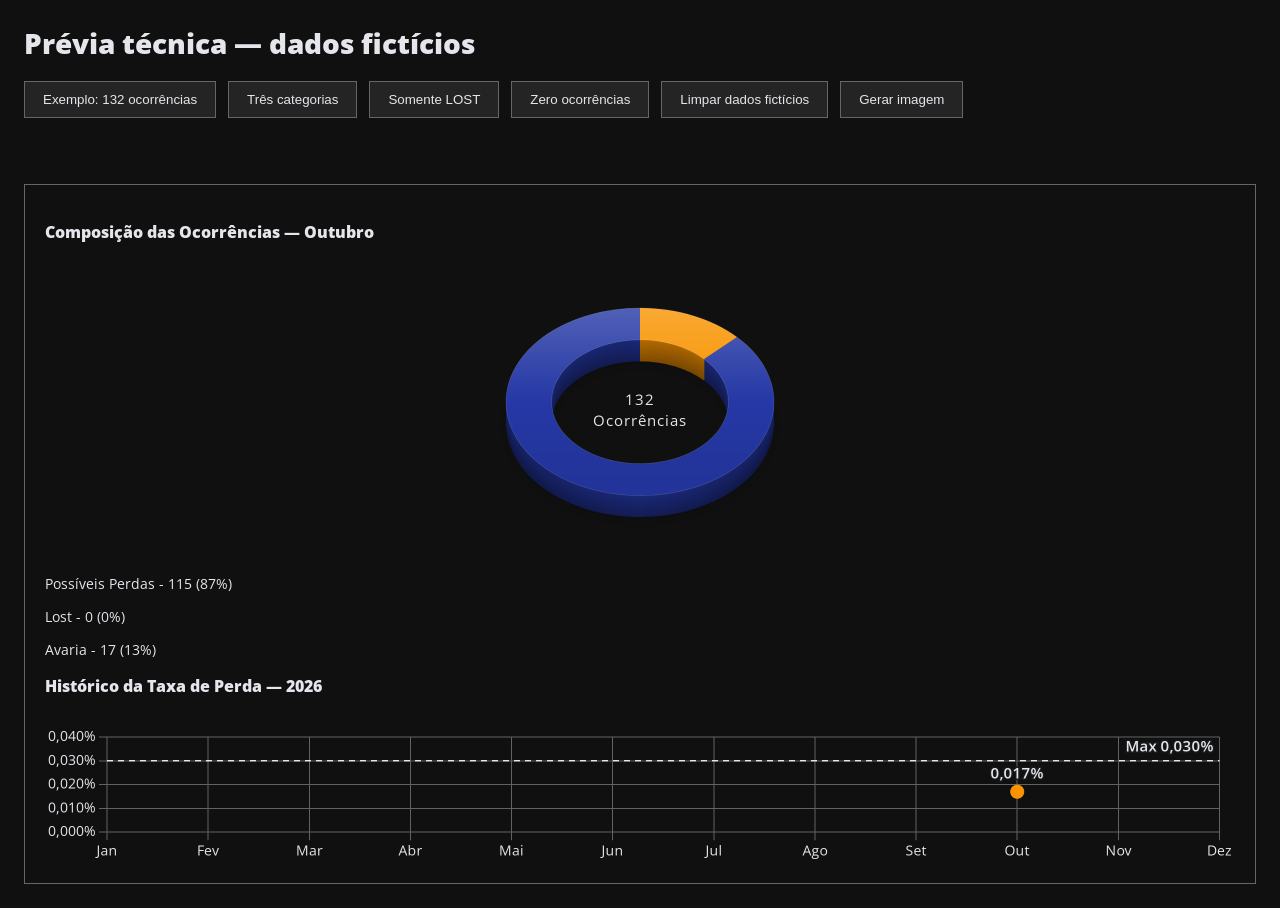
<file: tests/fixtures/losses-rate-chart-preview.html>
<!doctype html>
<html lang="pt-BR">
<head>
    <meta charset="utf-8">
    <meta name="viewport" content="width=device-width, initial-scale=1">
    <title>Teste visual da Taxa de Perdas — dados fictícios</title>
    <link rel="stylesheet" href="../../css/font-face.css">
    <link rel="stylesheet" href="../../css/reports-style.css">
    <style>
        * { box-sizing: border-box; }
        body { margin: 24px; background: #101010; color: #e4e6eb; font: 14px "Open Sans", sans-serif; }
        header { margin-bottom: 20px; }
        button { padding: 10px 18px; margin: 0 8px 8px 0; color: #e4e6eb; background: #242424; border: 1px solid #666; cursor: pointer; }
        #lossesRatePreview { padding: 20px; border: 1px solid #666; background: #101010; }
        #exportPreview { display: block; max-width: 100%; margin-top: 20px; }
        [hidden] { display: none !important; }
        #exportStatus { min-height: 24px; }
    </style>
</head>
<body>
    <header>
        <h1>Prévia técnica — dados fictícios</h1>
        <button data-scenario="reference">Exemplo: 132 ocorrências</button>
        <button data-scenario="mixed">Três categorias</button>
        <button data-scenario="lost">Somente LOST</button>
        <button data-scenario="zero">Zero ocorrências</button>
        <button id="resetTest">Limpar dados fictícios</button>
        <button id="generateExport">Gerar imagem</button>
        <p id="exportStatus" role="status"></p>
    </header>
    <main id="reports">
        <section id="losses-rate" class="is-active">
            <div id="lossesRatePreview">
                <div class="losses-rate-charts">
                    <div class="doughnut-chart">
                        <h3>Composição das Ocorrências — <span id="lossesRateCompositionMonth"></span></h3>
                        <div><canvas id="lossesRateCompositionChart"></canvas></div>
                        <div>
                            <div class="type">
                                <div style="background-color: #2538a5;"></div>
                                <p>Possíveis Perdas - <span id="lossesRateCompositionPossibleLosses">—</span></p>
                            </div>
                            <div class="type">
                                <div style="background-color: #d9534f;"></div>
                                <p>Lost - <span id="lossesRateCompositionLost">—</span></p>
                            </div>
                            <div class="type">
                                <div style="background-color: #f0ad4e;"></div>
                                <p>Avaria - <span id="lossesRateCompositionDamage">—</span></p>
                            </div>
                        </div>
                    </div>
                    <div class="line-chart">
                        <h3>Histórico da Taxa de Perda — <span id="lossesRateHistoryYear"></span></h3>
                        <div><canvas id="lossesRateHistoryChart"></canvas></div>
                    </div>
                </div>
            </div>
        </section>
    </main>
    <img id="exportPreview" alt="Imagem exportada do relatório de teste" hidden>
    <script src="../../js/libraries/chart.umd.min.js"></script>
    <script src="../../js/charts/defaults.js"></script>
    <script src="../../js/libraries/html2canvas.min.js"></script>
    <script type="module">
        import { initializeLossesRateCharts } from "../../js/reports/losses-rate/charts.js?preview=3d-percentages";
        import { restoreLossesRateState, resetLossesRateReport } from "../../js/reports/losses-rate/state.js";
        import { createReportImageBlob } from "../../js/reports/export.js";

        initializeLossesRateCharts();
        const scenarios = { reference: [0, 17, 115], mixed: [10, 20, 70], lost: [100, 0, 0], zero: [0, 0, 0] };
        function setScenario(name) {
            const [lost, damage, possibleLosses] = scenarios[name];
            const months = Array.from({ length: 12 }, () => ({}));
            months[9] = { moved: 100000, lost, damage, possibleLosses };
            restoreLossesRateState({ activeMonth: 9, year: 2026, months });
        }
        document.querySelectorAll("[data-scenario]").forEach(button => {
            button.addEventListener("click", () => setScenario(button.dataset.scenario));
        });
        setScenario("reference");
        document.getElementById("resetTest").addEventListener("click", resetLossesRateReport);
        document.getElementById("generateExport").addEventListener("click", async () => {
            const status = document.getElementById("exportStatus");
            status.textContent = "Gerando imagem...";
            try {
                const blob = await createReportImageBlob(document.getElementById("lossesRatePreview"));
                const image = document.getElementById("exportPreview");
                if (image.dataset.blobUrl) URL.revokeObjectURL(image.dataset.blobUrl);
                image.dataset.blobUrl = URL.createObjectURL(blob);
                image.src = image.dataset.blobUrl;
                image.hidden = false;
                status.textContent = "Imagem PNG gerada com sucesso.";
            } catch (error) {
                status.textContent = `Falha na exportação: ${error.message}`;
            }
        });
    </script>
</body>
</html>
</file>
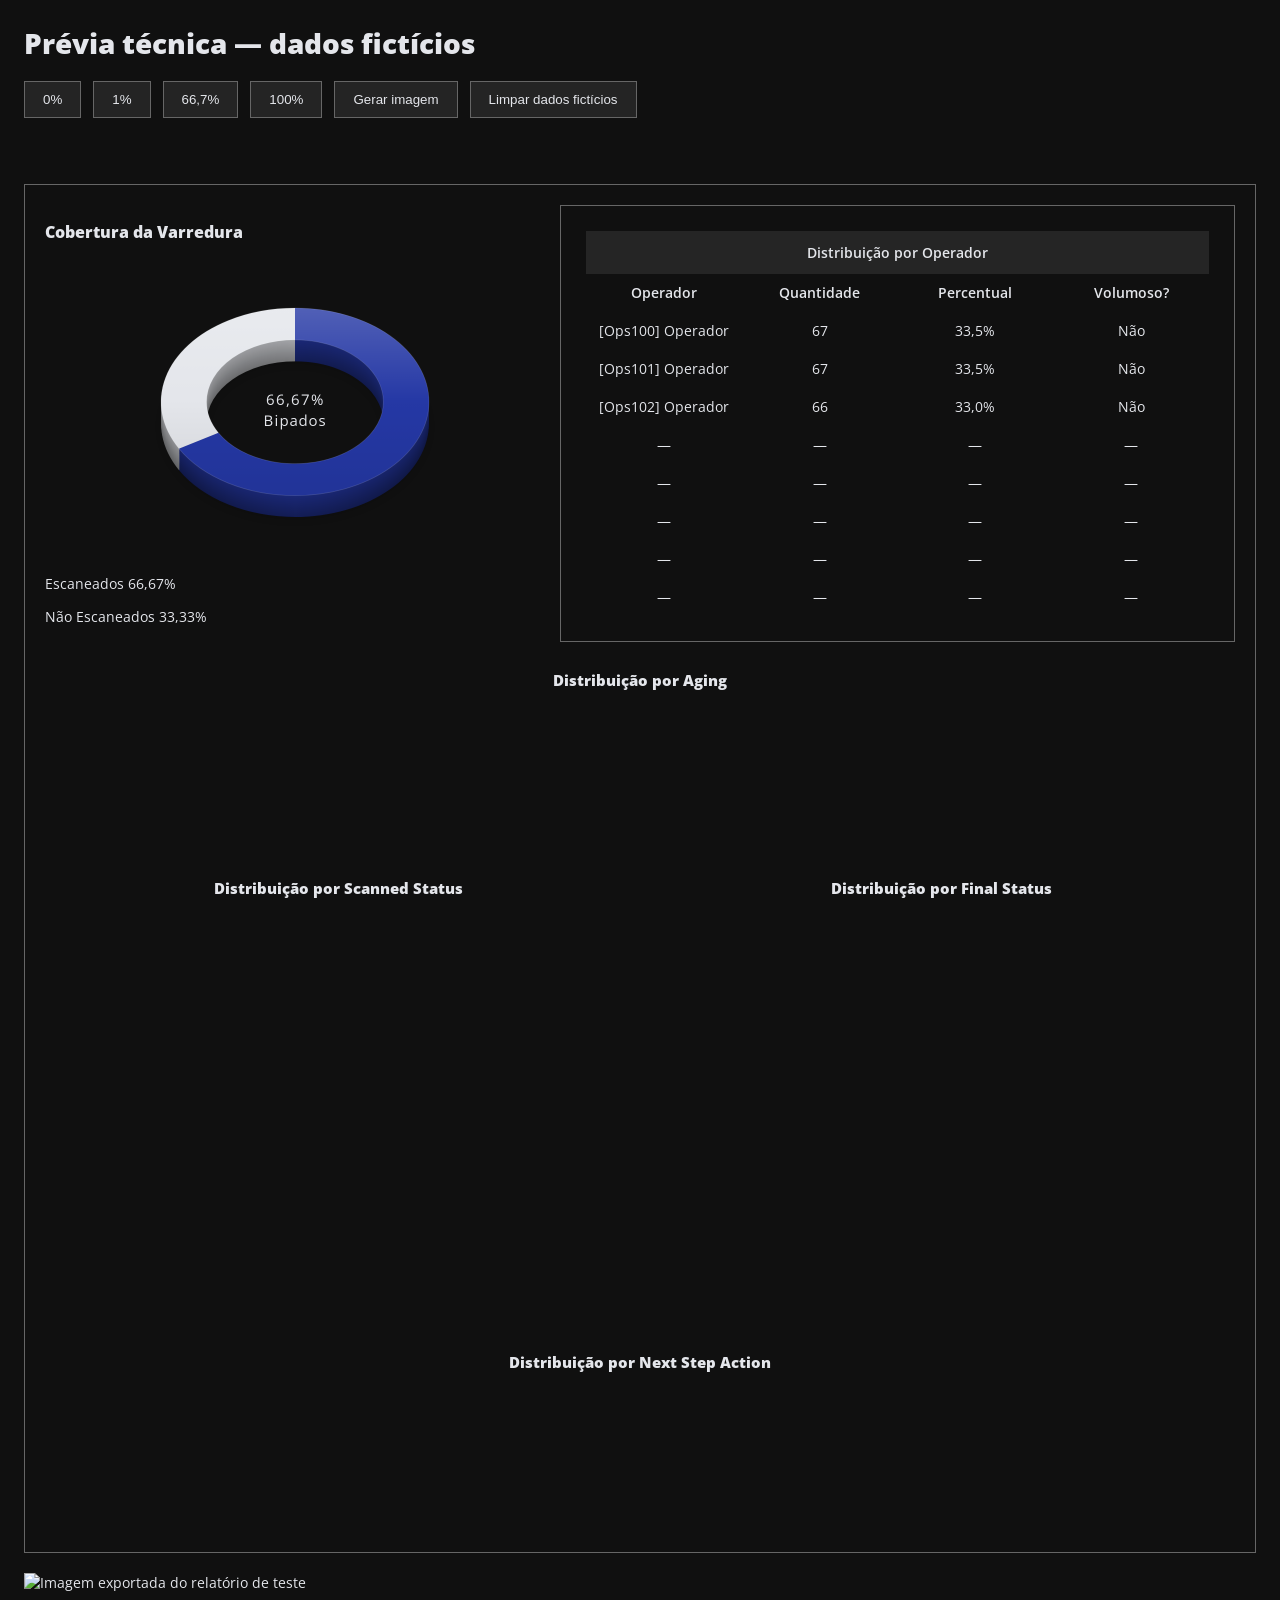
<file: tests/fixtures/parcel-sweeper-chart-preview.html>
<!doctype html>
<html lang="pt-BR">
<head>
    <meta charset="utf-8">
    <meta name="viewport" content="width=device-width, initial-scale=1">
    <title>Teste visual do Parcel Sweeper — dados fictícios</title>
    <link rel="stylesheet" href="../../css/font-face.css">
    <link rel="stylesheet" href="../../css/reports-style.css">
    <style>
        * { box-sizing: border-box; }
        body { margin: 24px; background: #101010; color: #e4e6eb; font: 14px "Open Sans", sans-serif; }
        header { margin-bottom: 20px; }
        button { margin: 0 8px 8px 0; padding: 10px 18px; color: #e4e6eb; background: #242424; border: 1px solid #666; cursor: pointer; }
        .distribution { display: grid; grid-template-columns: minmax(300px, 500px) minmax(340px, 1fr); gap: 15px; }
        .operator-card { padding: 25px; border: 1px solid #666; }
        table { width: 100%; border-collapse: collapse; font-size: 14px; }
        caption, th { padding: 12px; background: #252525; font-weight: 600; }
        td, th { border: 1px solid #666; padding: 10px; text-align: center; }
        tr:nth-child(even) { background: #1b1b1b; }
        #parcelPreview { display: flex; flex-direction: column; gap: 20px; padding: 20px; border: 1px solid #666; }
        #exportPreview { display: block; max-width: 100%; margin-top: 20px; }
        #exportStatus { min-height: 24px; }
        @media (max-width: 850px) { .distribution { grid-template-columns: 1fr; } }
    </style>
</head>
<body>
    <header>
        <h1>Prévia técnica — dados fictícios</h1>
        <button data-coverage="0">0%</button>
        <button data-coverage="0.01">1%</button>
        <button data-coverage="0.6666666666666666">66,7%</button>
        <button data-coverage="1">100%</button>
        <button id="generateExport">Gerar imagem</button>
        <button id="resetParcelTest">Limpar dados fictícios</button>
        <p id="exportStatus" role="status"></p>
    </header>
    <main id="reports">
        <section id="parcel" class="is-active">
            <div id="parcelPreview">
                <div class="distribution">
                    <div class="doughnut-chart">
                        <h3>Cobertura da Varredura</h3>
                        <div><canvas id="parcelCoverageChart" role="img" aria-label="Cobertura da varredura entre pacotes escaneados e não escaneados"></canvas></div>
                        <div>
                            <p>Escaneados <span id="parcelCoverageScanned">—</span></p>
                            <p>Não Escaneados <span id="parcelCoverageUnscanned">—</span></p>
                        </div>
                    </div>
                    <div class="operator-card">
                        <table>
                            <caption>Distribuição por Operador</caption>
                            <thead><tr><th>Operador</th><th>Quantidade</th><th>Percentual</th><th>Volumoso?</th></tr></thead>
                            <tbody id="parcelOperatorDistributionBody"></tbody>
                        </table>
                    </div>
                </div>
                <div class="vertical-bars-chart">
                    <div class="chart-title"><h4>Distribuição por Aging</h4></div>
                    <div id="parcelAgingChartContainer">
                        <div><canvas id="parcelAgingChart" role="img" aria-label="Quantidade de pacotes escaneados por faixa de aging"></canvas></div>
                    </div>
                </div>
                <div id="parcelStatusCharts">
                    <div class="horizontal-bars-chart">
                        <div class="chart-title"><h4>Distribuição por Scanned Status</h4></div>
                        <div id="parcelScannedStatusChartContainer" class="parcel-horizontal-chart-canvas">
                            <canvas id="parcelScannedStatusChart" role="img" aria-label="Quantidade de pacotes por Scanned Status"></canvas>
                        </div>
                    </div>
                    <div class="horizontal-bars-chart">
                        <div class="chart-title"><h4>Distribuição por Final Status</h4></div>
                        <div id="parcelFinalStatusChartContainer" class="parcel-horizontal-chart-canvas">
                            <canvas id="parcelFinalStatusChart" role="img" aria-label="Quantidade de pacotes por Final Status"></canvas>
                        </div>
                    </div>
                </div>
                <div class="vertical-bars-chart">
                    <div class="chart-title"><h4>Distribuição por Next Step Action</h4></div>
                    <div id="parcelNextStepActionChartContainer">
                        <div><canvas id="parcelNextStepActionChart" role="img" aria-label="Quantidade de pacotes por Next Step Action"></canvas></div>
                    </div>
                </div>
            </div>
            <div hidden>
                <span id="parcelTotalScanned"></span><span id="parcelBacklogTotal"></span>
                <span id="parcelExceptionTotal"></span><span id="parcelUnscannedTotal"></span>
                <span id="parcelMissortedTotal"></span>
                <div id="parcelPackageFilter"></div>
                <table><tbody id="parcelCommonPackagesBody"></tbody></table>
                <table><tbody id="parcelBulkyPackagesBody"></tbody></table>
            </div>
        </section>
    </main>
    <img id="exportPreview" alt="Imagem exportada do relatório de teste" hidden>
    <script src="../../js/libraries/chart.umd.min.js"></script>
    <script src="../../js/charts/defaults.js"></script>
    <script src="../../js/libraries/html2canvas.min.js"></script>
    <script type="module">
        import { initializeParcelCharts } from "../../js/reports/parcel-sweeper/charts.js";
        import { initializeParcelView } from "../../js/reports/parcel-sweeper/view.js?preview=coverage-percentages";
        import { replaceParcelRows, resetParcelReport } from "../../js/reports/parcel-sweeper/state.js";
        import { createReportImageBlob } from "../../js/reports/export.js";

        initializeParcelCharts();
        initializeParcelView();
        function setCoverage(percentage) {
            const scanned = Math.round(300 * percentage);
            replaceParcelRows(Array.from({ length: 300 }, (_, index) => ({
                trackingNumber: `BRTEST${index}`,
                scannedStatus: index < scanned ? "Scanned" : "-",
                operator: index < scanned ? `[Ops${100 + index % 3}]OPERADOR TESTE ${index % 3}` : "",
                countType: index < scanned ? "Backlog" : "Missing",
                agingTime: `${2 + index % 100}h`,
                finalStatus: ["LMHub_Received", "SOC_LHTransported", "Return_LMHub_Packed", "Return_LMHub_Received", "FMHub_LHTransported", "Delivered", "SOC_Received", "SOC_Packed", "LMHub_Packed", "-"][index % 20 < 10 ? 0 : index % 10],
                nextStepAction: index % 20 < 12 ? "Process for delivery" : ["-", "Put in EHA", "Process for return", "Return to SOC", "Process for liquidation"][index % 5],
            })), "dados-ficticios.csv");
        }
        document.querySelectorAll("[data-coverage]").forEach(button => {
            button.addEventListener("click", () => setCoverage(Number(button.dataset.coverage)));
        });
        setCoverage(2 / 3);
        document.getElementById("resetParcelTest").addEventListener("click", resetParcelReport);
        document.getElementById("generateExport").addEventListener("click", async () => {
            const status = document.getElementById("exportStatus");
            status.textContent = "Gerando imagem...";
            try {
                const blob = await createReportImageBlob(document.getElementById("parcelPreview"));
                const image = document.getElementById("exportPreview");
                if (image.dataset.blobUrl) URL.revokeObjectURL(image.dataset.blobUrl);
                image.dataset.blobUrl = URL.createObjectURL(blob);
                image.src = image.dataset.blobUrl;
                image.hidden = false;
                status.textContent = "Imagem PNG gerada com sucesso.";
            } catch (error) {
                status.textContent = `Falha na exportação: ${error.message}`;
            }
        });
    </script>
</body>
</html>
</file>
<file: css/font-face.css>
/* CHAMADA DAS FONTES */

    @font-face {
        font-family: 'Open Sans';
        font-style: normal;
        font-weight: 400;
        font-stretch: normal;
        font-display: swap;
        src: url(../text-fonts/open-sans/memSYaGs126MiZpBA-UvWbX2vVnXBbObj2OVZyOOSr4dVJWUgsjZ0B4taVIGxA.woff2) format('woff2');
        unicode-range: U+0460-052F, U+1C80-1C88, U+20B4, U+2DE0-2DFF, U+A640-A69F, U+FE2E-FE2F;
    }
    @font-face {
        font-family: 'Open Sans';
        font-style: normal;
        font-weight: 400;
        font-stretch: normal;
        font-display: swap;
        src: url(../text-fonts/open-sans/memSYaGs126MiZpBA-UvWbX2vVnXBbObj2OVZyOOSr4dVJWUgsjZ0B4kaVIGxA.woff2) format('woff2');
        unicode-range: U+0301, U+0400-045F, U+0490-0491, U+04B0-04B1, U+2116;
    }
    @font-face {
        font-family: 'Open Sans';
        font-style: normal;
        font-weight: 400;
        font-stretch: normal;
        font-display: swap;
        src: url(../text-fonts/open-sans/memSYaGs126MiZpBA-UvWbX2vVnXBbObj2OVZyOOSr4dVJWUgsjZ0B4saVIGxA.woff2) format('woff2');
        unicode-range: U+1F00-1FFF;
    }
    @font-face {
        font-family: 'Open Sans';
        font-style: normal;
        font-weight: 400;
        font-stretch: normal;
        font-display: swap;
        src: url(../text-fonts/open-sans/memSYaGs126MiZpBA-UvWbX2vVnXBbObj2OVZyOOSr4dVJWUgsjZ0B4jaVIGxA.woff2) format('woff2');
        unicode-range: U+0370-03FF;
    }
    @font-face {
        font-family: 'Open Sans';
        font-style: normal;
        font-weight: 400;
        font-stretch: normal;
        font-display: swap;
        src: url(../text-fonts/open-sans/memSYaGs126MiZpBA-UvWbX2vVnXBbObj2OVZyOOSr4dVJWUgsjZ0B4iaVIGxA.woff2) format('woff2');
        unicode-range: U+0590-05FF, U+200C-2010, U+20AA, U+25CC, U+FB1D-FB4F;
    }
    @font-face {
        font-family: 'Open Sans';
        font-style: normal;
        font-weight: 400;
        font-stretch: normal;
        font-display: swap;
        src: url(../text-fonts/open-sans/memSYaGs126MiZpBA-UvWbX2vVnXBbObj2OVZyOOSr4dVJWUgsjZ0B4vaVIGxA.woff2) format('woff2');
        unicode-range: U+0102-0103, U+0110-0111, U+0128-0129, U+0168-0169, U+01A0-01A1, U+01AF-01B0, U+0300-0301, U+0303-0304, U+0308-0309, U+0323, U+0329, U+1EA0-1EF9, U+20AB;
    }
    @font-face {
        font-family: 'Open Sans';
        font-style: normal;
        font-weight: 400;
        font-stretch: normal;
        font-display: swap;
        src: url(../text-fonts/open-sans/memSYaGs126MiZpBA-UvWbX2vVnXBbObj2OVZyOOSr4dVJWUgsjZ0B4uaVIGxA.woff2) format('woff2');
        unicode-range: U+0100-02AF, U+0304, U+0308, U+0329, U+1E00-1E9F, U+1EF2-1EFF, U+2020, U+20A0-20AB, U+20AD-20CF, U+2113, U+2C60-2C7F, U+A720-A7FF;
    }
    @font-face {
        font-family: 'Open Sans';
        font-style: normal;
        font-weight: 400;
        font-stretch: normal;
        font-display: swap;
        src: url(../text-fonts/open-sans/memSYaGs126MiZpBA-UvWbX2vVnXBbObj2OVZyOOSr4dVJWUgsjZ0B4gaVI.woff2) format('woff2');
        unicode-range: U+0000-00FF, U+0131, U+0152-0153, U+02BB-02BC, U+02C6, U+02DA, U+02DC, U+0304, U+0308, U+0329, U+2000-206F, U+2074, U+20AC, U+2122, U+2191, U+2193, U+2212, U+2215, U+FEFF, U+FFFD;
    }
    @font-face {
        font-family: 'Open Sans';
        font-style: normal;
        font-weight: 600;
        font-stretch: normal;
        font-display: swap;
        src: url(../text-fonts/open-sans/memSYaGs126MiZpBA-UvWbX2vVnXBbObj2OVZyOOSr4dVJWUgsgH1x4taVIGxA.woff2) format('woff2');
        unicode-range: U+0460-052F, U+1C80-1C88, U+20B4, U+2DE0-2DFF, U+A640-A69F, U+FE2E-FE2F;
    }
    @font-face {
        font-family: 'Open Sans';
        font-style: normal;
        font-weight: 600;
        font-stretch: normal;
        font-display: swap;
        src: url(../text-fonts/open-sans/memSYaGs126MiZpBA-UvWbX2vVnXBbObj2OVZyOOSr4dVJWUgsgH1x4kaVIGxA.woff2) format('woff2');
        unicode-range: U+0301, U+0400-045F, U+0490-0491, U+04B0-04B1, U+2116;
    }
    @font-face {
        font-family: 'Open Sans';
        font-style: normal;
        font-weight: 600;
        font-stretch: normal;
        font-display: swap;
        src: url(../text-fonts/open-sans/memSYaGs126MiZpBA-UvWbX2vVnXBbObj2OVZyOOSr4dVJWUgsgH1x4saVIGxA.woff2) format('woff2');
        unicode-range: U+1F00-1FFF;
    }
    @font-face {
        font-family: 'Open Sans';
        font-style: normal;
        font-weight: 600;
        font-stretch: normal;
        font-display: swap;
        src: url(../text-fonts/open-sans/memSYaGs126MiZpBA-UvWbX2vVnXBbObj2OVZyOOSr4dVJWUgsgH1x4jaVIGxA.woff2) format('woff2');
        unicode-range: U+0370-03FF;
    }
    @font-face {
        font-family: 'Open Sans';
        font-style: normal;
        font-weight: 600;
        font-stretch: normal;
        font-display: swap;
        src: url(../text-fonts/open-sans/memSYaGs126MiZpBA-UvWbX2vVnXBbObj2OVZyOOSr4dVJWUgsgH1x4iaVIGxA.woff2) format('woff2');
        unicode-range: U+0590-05FF, U+200C-2010, U+20AA, U+25CC, U+FB1D-FB4F;
    }
    @font-face {
        font-family: 'Open Sans';
        font-style: normal;
        font-weight: 600;
        font-stretch: normal;
        font-display: swap;
        src: url(../text-fonts/open-sans/memSYaGs126MiZpBA-UvWbX2vVnXBbObj2OVZyOOSr4dVJWUgsgH1x4vaVIGxA.woff2) format('woff2');
        unicode-range: U+0102-0103, U+0110-0111, U+0128-0129, U+0168-0169, U+01A0-01A1, U+01AF-01B0, U+0300-0301, U+0303-0304, U+0308-0309, U+0323, U+0329, U+1EA0-1EF9, U+20AB;
    }
    @font-face {
        font-family: 'Open Sans';
        font-style: normal;
        font-weight: 600;
        font-stretch: normal;
        font-display: swap;
        src: url(../text-fonts/open-sans/memSYaGs126MiZpBA-UvWbX2vVnXBbObj2OVZyOOSr4dVJWUgsgH1x4uaVIGxA.woff2) format('woff2');
        unicode-range: U+0100-02AF, U+0304, U+0308, U+0329, U+1E00-1E9F, U+1EF2-1EFF, U+2020, U+20A0-20AB, U+20AD-20CF, U+2113, U+2C60-2C7F, U+A720-A7FF;
    }
    @font-face {
        font-family: 'Open Sans';
        font-style: normal;
        font-weight: 600;
        font-stretch: normal;
        font-display: swap;
        src: url(../text-fonts/open-sans/memSYaGs126MiZpBA-UvWbX2vVnXBbObj2OVZyOOSr4dVJWUgsgH1x4gaVI.woff2) format('woff2');
        unicode-range: U+0000-00FF, U+0131, U+0152-0153, U+02BB-02BC, U+02C6, U+02DA, U+02DC, U+0304, U+0308, U+0329, U+2000-206F, U+2074, U+20AC, U+2122, U+2191, U+2193, U+2212, U+2215, U+FEFF, U+FFFD;
    }
    @font-face {
        font-family: 'Open Sans';
        font-style: normal;
        font-weight: 800;
        font-stretch: normal;
        font-display: swap;
        src: url(../text-fonts/open-sans/memSYaGs126MiZpBA-UvWbX2vVnXBbObj2OVZyOOSr4dVJWUgshZ1x4taVIGxA.woff2) format('woff2');
        unicode-range: U+0460-052F, U+1C80-1C88, U+20B4, U+2DE0-2DFF, U+A640-A69F, U+FE2E-FE2F;
    }
    @font-face {
        font-family: 'Open Sans';
        font-style: normal;
        font-weight: 800;
        font-stretch: normal;
        font-display: swap;
        src: url(../text-fonts/open-sans/memSYaGs126MiZpBA-UvWbX2vVnXBbObj2OVZyOOSr4dVJWUgshZ1x4kaVIGxA.woff2) format('woff2');
        unicode-range: U+0301, U+0400-045F, U+0490-0491, U+04B0-04B1, U+2116;
    }
    @font-face {
        font-family: 'Open Sans';
        font-style: normal;
        font-weight: 800;
        font-stretch: normal;
        font-display: swap;
        src: url(../text-fonts/open-sans/memSYaGs126MiZpBA-UvWbX2vVnXBbObj2OVZyOOSr4dVJWUgshZ1x4saVIGxA.woff2) format('woff2');
        unicode-range: U+1F00-1FFF;
    }
    @font-face {
        font-family: 'Open Sans';
        font-style: normal;
        font-weight: 800;
        font-stretch: normal;
        font-display: swap;
        src: url(../text-fonts/open-sans/memSYaGs126MiZpBA-UvWbX2vVnXBbObj2OVZyOOSr4dVJWUgshZ1x4jaVIGxA.woff2) format('woff2');
        unicode-range: U+0370-03FF;
    }
    @font-face {
        font-family: 'Open Sans';
        font-style: normal;
        font-weight: 800;
        font-stretch: normal;
        font-display: swap;
        src: url(../text-fonts/open-sans/memSYaGs126MiZpBA-UvWbX2vVnXBbObj2OVZyOOSr4dVJWUgshZ1x4iaVIGxA.woff2) format('woff2');
        unicode-range: U+0590-05FF, U+200C-2010, U+20AA, U+25CC, U+FB1D-FB4F;
    }
    @font-face {
        font-family: 'Open Sans';
        font-style: normal;
        font-weight: 800;
        font-stretch: normal;
        font-display: swap;
        src: url(../text-fonts/open-sans/memSYaGs126MiZpBA-UvWbX2vVnXBbObj2OVZyOOSr4dVJWUgshZ1x4vaVIGxA.woff2) format('woff2');
        unicode-range: U+0102-0103, U+0110-0111, U+0128-0129, U+0168-0169, U+01A0-01A1, U+01AF-01B0, U+0300-0301, U+0303-0304, U+0308-0309, U+0323, U+0329, U+1EA0-1EF9, U+20AB;
    }
    @font-face {
        font-family: 'Open Sans';
        font-style: normal;
        font-weight: 800;
        font-stretch: normal;
        font-display: swap;
        src: url(../text-fonts/open-sans/memSYaGs126MiZpBA-UvWbX2vVnXBbObj2OVZyOOSr4dVJWUgshZ1x4uaVIGxA.woff2) format('woff2');
        unicode-range: U+0100-02AF, U+0304, U+0308, U+0329, U+1E00-1E9F, U+1EF2-1EFF, U+2020, U+20A0-20AB, U+20AD-20CF, U+2113, U+2C60-2C7F, U+A720-A7FF;
    }
    @font-face {
        font-family: 'Open Sans';
        font-style: normal;
        font-weight: 800;
        font-stretch: normal;
        font-display: swap;
        src: url(../text-fonts/open-sans/memSYaGs126MiZpBA-UvWbX2vVnXBbObj2OVZyOOSr4dVJWUgshZ1x4gaVI.woff2) format('woff2');
        unicode-range: U+0000-00FF, U+0131, U+0152-0153, U+02BB-02BC, U+02C6, U+02DA, U+02DC, U+0304, U+0308, U+0329, U+2000-206F, U+2074, U+20AC, U+2122, U+2191, U+2193, U+2212, U+2215, U+FEFF, U+FFFD;
    }
</file>
<file: css/dashboard-style.css>
/* ESTILOS BASE */

    /* TEMAS DE CORES */

    :root {

        /* TEMA PADRÃO */

        --default-color-body: #000000;
        --default-color-container: #101010;
        --default-color-border: #626262;
        --color-body: var(--default-color-body);
        --color-container: var(--default-color-container);
        --color-container-input: #101010;
        --color-container-iframe: #fff;
        --color-container-houver: #262626;
        --color-container-focus: #262626;
        --color-border: var(--default-color-border);
        --color-chart-base: var(--color-container-focus);
        --color-chart-empty: var(--color-border);
        --color-text: #e4e6eb;
        --color-table-title: #262626;
        --color-table-th: #262626;
        --color-table-tr: #1b1b1b;
        --color-button: #e4e6eb;
        --color-button-text: #000000;
        --color-gray-p: #a8a9ad;
        --color-progress-bar: #3e3e3e;
        --color-close-button: #8f8d8d;

        /* TEMA ROXO */

        --purple-color-body: #150721;
        --purple-color-container: #230c36;
        --purple-color-container-iframe: #fff;
        --purple-color-container-houver: #35124f;
        --purple-color-container-focus: #40175f;
        --purple-color-container-input: #1c082c;
        --purple-color-border: #8c43c7;
        --purple-color-text: #e4e6eb;
        --purple-color-table-title: #461969;
        --purple-color-table-th: #461969;
        --purple-color-table-tr: #2d1045;
        --purple-color-button: #35124f;
        --purple-color-button-text: #e4e6eb;
        --purple-color-gray-p: #e4e6eb;
        --purple-color-progress-bar: #2d1045;
        --purple-color-close-button: #e4e6eb;

        /* TEMA AZUL */

        --blue-color-body: #050f20;
        --blue-color-container: #0a1c38;
        --blue-color-container-iframe: #fff;
        --blue-color-container-houver: #123565;
        --blue-color-container-focus: #174381;
        --blue-color-container-input: #07162e;
        --blue-color-border: #4279b8;
        --blue-color-text: #e4e6eb;
        --blue-color-table-title: #1c4d96;
        --blue-color-table-th: #1c4d96;
        --blue-color-table-tr: #10294b;
        --blue-color-button: #123565;
        --blue-color-button-text: #e4e6eb;
        --blue-color-gray-p: #e4e6eb;
        --blue-color-progress-bar: #10294b;
        --blue-color-close-button: #e4e6eb;

        /* TEMA VERMELHO */

        --red-color-body: #1a0505;
        --red-color-container: #330b0d;
        --red-color-container-input: #250709;
        --red-color-container-iframe: #fff;
        --red-color-container-houver: #58171b;
        --red-color-container-focus: #702027;
        --red-color-border: #c94955;
        --red-color-text: #e4e6eb;
        --red-color-table-title: #8a2730;
        --red-color-table-th: #8a2730;
        --red-color-table-tr: #431013;
        --red-color-button: #58171b;
        --red-color-button-text: #e4e6eb;
        --red-color-gray-p: #e4e6eb;
        --red-color-progress-bar: #431013;
        --red-color-close-button: #e4e6eb;

        /* TEMA VERDE */

        --green-color-body: #03160c;
        --green-color-container: #072a18;
        --green-color-container-input: #051f12;
        --green-color-container-iframe: #fff;
        --green-color-container-houver: #0c4829;
        --green-color-container-focus: #105b34;
        --green-color-border: #31a66a;
        --green-color-text: #e4e6eb;
        --green-color-table-title: #146f3f;
        --green-color-table-th: #146f3f;
        --green-color-table-tr: #0a3821;
        --green-color-button: #0c4829;
        --green-color-button-text: #e4e6eb;
        --green-color-gray-p: #e4e6eb;
        --green-color-progress-bar: #0a3821;
        --green-color-close-button: #e4e6eb;

        /* TEMA ROSA */

        --pink-color-body: #1b0712;
        --pink-color-container: #300e22;
        --pink-color-container-input: #240a19;
        --pink-color-container-iframe: #fff;
        --pink-color-container-houver: #551b3e;
        --pink-color-container-focus: #6b2450;
        --pink-color-border: #d35a9d;
        --pink-color-text: #e4e6eb;
        --pink-color-table-title: #813061;
        --pink-color-table-th: #813061;
        --pink-color-table-tr: #40132e;
        --pink-color-button: #551b3e;
        --pink-color-button-text: #e4e6eb;
        --pink-color-gray-p: #e4e6eb;
        --pink-color-progress-bar: #40132e;
        --pink-color-close-button: #e4e6eb;
    }

    /* O TEMA ALTERA AS VARIÁVEIS COMPARTILHADAS POR TODOS OS COMPONENTES. */

    :root[data-theme="red"] {
        --color-body: var(--red-color-body);
        --color-container: var(--red-color-container);
        --color-container-iframe: var(--red-color-container-iframe);
        --color-container-houver: var(--red-color-container-houver);
        --color-container-focus: var(--red-color-container-focus);
        --color-container-input: var(--red-color-container-input);
        --color-border: var(--red-color-border);
        --color-text: var(--red-color-text);
        --color-table-title: var(--red-color-table-title);
        --color-table-th: var(--red-color-table-th);
        --color-table-tr: var(--red-color-table-tr);
        --color-button: var(--red-color-button);
        --color-button-text: var(--red-color-button-text);
        --color-gray-p: var(--red-color-gray-p);
        --color-progress-bar: var(--red-color-progress-bar);
        --color-close-button: var(--red-color-close-button);
    }

    :root[data-theme="blue"] {
        --color-body: var(--blue-color-body);
        --color-container: var(--blue-color-container);
        --color-container-iframe: var(--blue-color-container-iframe);
        --color-container-houver: var(--blue-color-container-houver);
        --color-container-focus: var(--blue-color-container-focus);
        --color-container-input: var(--blue-color-container-input);
        --color-border: var(--blue-color-border);
        --color-text: var(--blue-color-text);
        --color-table-title: var(--blue-color-table-title);
        --color-table-th: var(--blue-color-table-th);
        --color-table-tr: var(--blue-color-table-tr);
        --color-button: var(--blue-color-button);
        --color-button-text: var(--blue-color-button-text);
        --color-gray-p: var(--blue-color-gray-p);
        --color-progress-bar: var(--blue-color-progress-bar);
        --color-close-button: var(--blue-color-close-button);
    }

    :root[data-theme="green"] {
        --color-body: var(--green-color-body);
        --color-container: var(--green-color-container);
        --color-container-iframe: var(--green-color-container-iframe);
        --color-container-houver: var(--green-color-container-houver);
        --color-container-focus: var(--green-color-container-focus);
        --color-container-input: var(--green-color-container-input);
        --color-border: var(--green-color-border);
        --color-text: var(--green-color-text);
        --color-table-title: var(--green-color-table-title);
        --color-table-th: var(--green-color-table-th);
        --color-table-tr: var(--green-color-table-tr);
        --color-button: var(--green-color-button);
        --color-button-text: var(--green-color-button-text);
        --color-gray-p: var(--green-color-gray-p);
        --color-progress-bar: var(--green-color-progress-bar);
        --color-close-button: var(--green-color-close-button);
    }

    :root[data-theme="pink"] {
        --color-body: var(--pink-color-body);
        --color-container: var(--pink-color-container);
        --color-container-iframe: var(--pink-color-container-iframe);
        --color-container-houver: var(--pink-color-container-houver);
        --color-container-focus: var(--pink-color-container-focus);
        --color-container-input: var(--pink-color-container-input);
        --color-border: var(--pink-color-border);
        --color-text: var(--pink-color-text);
        --color-table-title: var(--pink-color-table-title);
        --color-table-th: var(--pink-color-table-th);
        --color-table-tr: var(--pink-color-table-tr);
        --color-button: var(--pink-color-button);
        --color-button-text: var(--pink-color-button-text);
        --color-gray-p: var(--pink-color-gray-p);
        --color-progress-bar: var(--pink-color-progress-bar);
        --color-close-button: var(--pink-color-close-button);
    }

    :root[data-theme="purple"] {
        --color-body: var(--purple-color-body);
        --color-container: var(--purple-color-container);
        --color-container-iframe: var(--purple-color-container-iframe);
        --color-container-houver: var(--purple-color-container-houver);
        --color-container-focus: var(--purple-color-container-focus);
        --color-container-input: var(--purple-color-container-input);
        --color-border: var(--purple-color-border);
        --color-text: var(--purple-color-text);
        --color-table-title: var(--purple-color-table-title);
        --color-table-th: var(--purple-color-table-th);
        --color-table-tr: var(--purple-color-table-tr);
        --color-button: var(--purple-color-button);
        --color-button-text: var(--purple-color-button-text);
        --color-gray-p: var(--purple-color-gray-p);
        --color-progress-bar: var(--purple-color-progress-bar);
        --color-close-button: var(--purple-color-close-button);
    }

    /* DOCUMENTO */

        body {
            color: var(--color-text);
            background-color: var(--color-body);
            font-weight: normal;
            line-height: 1.5;
            -webkit-font-smoothing: antialiased;
            -moz-osx-font-smoothing: grayscale;
        }

    /* MÍDIA */

        img {
            display: inline-block;
            max-width: 100%;
            height: auto;
            vertical-align: middle;
            -ms-interpolation-mode: bicubic;
        }

    /* TIPOGRAFIA */

        canvas {
            font-family: 'Open Sans', sans-serif;
        }

        h1, .h1, h2, .h2, h3, .h3, h4, .h4, h5, .h5, h6, .h6 {
            color: var(--color-text);
            letter-spacing: 1px;
            font-style: normal;
            text-rendering: optimizeLegibility;
            font-family: 'Open Sans', sans-serif;
        }
        h1, .h1 {
            font-size: 3rem;
            line-height: 1.3;
            margin-top: 0;
            margin-bottom: 0.5rem;
            font-weight: 800;
        }
        h2, .h2 {
            font-size: 32px;
            line-height: 1.3;
            margin-top: 0;
            font-weight: 800;
            margin-bottom: 0.5rem;
        }
        h3, .h3 {
            font-size: 20px;
            line-height: 1.3;
            margin-top: 0;
            margin-bottom: 0.5rem;
            font-weight: 600;
        }
        h4, .h4 {
            font-size: 16px;
            line-height: 1.3;
            margin-top: 0;
            margin-bottom: 0.5rem;
            font-weight: 600;
        }
        h5, .h5 {
            font-size: 1.0625rem;
            line-height: 1.3;
            margin-top: 0;
            margin-bottom: 0.5rem;
            font-weight: 600;
        }
        h6, .h6 {
            font-size: 1rem;
            line-height: 1.3;
            margin-top: 0;
            margin-bottom: 0.5rem;
        }

        p {
            margin-bottom: 20px;
            line-height: 1.6;
            color: var(--color-text);
            text-align: left;
            font-size: 16px;
            letter-spacing: 1px;
            font-family: 'Open Sans', sans-serif;
            font-weight: 400;
            text-rendering: optimizeLegibility;
        }
        em, i {
            font-style: italic;
            line-height: inherit;
        }
        strong, b {
            font-weight: bold;
            line-height: inherit;
        }

    /* LINKS */

        a {
            font-size: 14px;
            color: var(--color-text);
            font-family: 'Open Sans', sans-serif;
            font-weight: 600;
            text-decoration: none;
            cursor: pointer;
            letter-spacing: 1px;
            line-height: inherit;
            outline: none;
        }
        a:hover, a:focus {
            color: var(--color-text);
        }
        .link:hover, .link:focus {
            color: #2284c5 !important;
        }

    /* LISTAS E DIVISORES */

        ul, ol, dl {
            margin: 0;
            list-style-position: outside;
            line-height: 1.6;
        }
        li {
            font-size: 14px;
            color: var(--color-text);
            letter-spacing: 1px;
            font-family: 'Open Sans', sans-serif;
            font-weight: 400;
        }
        ul {
            margin-left: 0;
            list-style-type: none;
        }
        ol {
            margin-left: 1.25rem;
        }
        ul ul, ol ul, ul ol, ol ol {
            margin-left: 0;
            margin-bottom: 0;
            color: var(--color-gray-p);
        }

        hr {
            clear: both;
            max-width: 75rem;
            height: 0;
            margin: 30px auto;
            border-top: 0;
            border-right: 0;
            border-bottom: 2px solid var(--color-border);
            border-left: 0;
        }

    /* RÓTULOS */

        label {
            display: block;
            margin: 0;
            font-size: 16px;
            line-height: 1.2;
            color: var(--color-text);
            font-family: 'Open Sans', sans-serif;
            font-weight: 600;
            letter-spacing: 1px;
        }

    /* ELEMENTOS E ESTADOS GERAIS */

        iframe {
            width: 100%;
            height: 100%;
        }
        .foundation-mq {
            font-family: "small=0em&medium=40em&large=64em&xlarge=75em&xxlarge=90em";
        }

    /* TABELAS */

        table {
            width: 100%;
            margin: 0;
            border-radius: 0;
            color: var(--color-text);
            letter-spacing: 1px;
        }
        table thead, table tbody, table tfoot {
            border: none;
        }
        table caption {
            font-family: 'Open Sans', sans-serif;
            padding: 0.5rem 0.625rem 0.625rem;
            font-weight: 600;
            letter-spacing: 1.5px;
            font-size: 15px;
            background-color: var(--color-table-th);
            border-right: 1px solid var(--color-border);
            border-left: 1px solid var(--color-border);
            border-top: 1px solid var(--color-border);
            /* border-radius: 5px 5px 0 0; */
        }
        table thead {
            color: var(--color-text);
        }
        table thead th {
            font-weight: 600;
            background-color: var(--color-table-th);
            padding: 10px 0;
            height: auto;
            font-size: 14px;
            color: var(--color-text);
            font-family: 'Open Sans', sans-serif;
            overflow-wrap: anywhere;
            text-align: center;
        }
        table tfoot {
            background: var(--color-container);
            color: var(--color-text);
        }
        table thead tr, table tfoot tr {
            background: transparent;
            border: none;
        }
        tr {
            border-top: 1px solid var(--color-border);
        }
        table tbody th, table tbody td {
            padding: 10px 0;
            height: auto;
            font-size: 14px;
            color: var(--color-text);
            font-family: 'Open Sans', sans-serif;
            font-weight: 400;
            background: transparent;
            overflow-wrap: anywhere;
            text-align: center;
        }
        table tbody tr:nth-child(even) {
            border-bottom: 0;
        }
        table.unstriped tbody {
            background-color: var(--color-container);
        }
        table.unstriped tbody tr {
            border-bottom: 1px solid var(--color-border);
            background-color: var(--color-container);
        }

    /* SELECTS */
        
        select {
            margin-bottom: 0;
            text-align: center;
            font-size: 1rem;
            line-height: 1.5;
            box-shadow: inset 0 1px 2px var(--color-container-input);
            border-radius: 5px;
            color: var(--color-text);
            background-color: var(--color-container-input);
            border: 1px solid var(--color-border);
            height: 50px;
            letter-spacing: 1px;
            padding: 0.5rem 20px 0.5rem 20px;
            transition: background-color 0.3s ease;
            font-family: 'Open Sans', sans-serif;
            font-weight: 400;
            background-image: url("data:image/svg+xml;utf8,<svg xmlns='http://www.w3.org/2000/svg' version='1.1' width='32' height='24' viewBox='0 0 32 24'><polygon points='0,0 32,0 16,24' style='fill: rgb%28138, 138, 138%29'></polygon></svg>");
            background-origin: content-box;
            background-position: right -5px center;
            background-repeat: no-repeat;
            background-size: 9px 6px;
            padding-right: 1.5rem;
            -webkit-appearance: none;
            -moz-appearance: none;
            appearance: none;  
        }
        select:focus {
            outline: none;
            background-color: var(--color-container-focus);
            color: var(--color-text);
            transition: background-color 0s;
        }
        select:disabled {
            background-color: var(--color-container-input);
            cursor: not-allowed;
        }
        select::-ms-expand {
            display: none;
        }
        select[multiple] {
            height: auto;
            background-image: none;
        }
        @media screen and (min-width: 0\0) {
            select {
                background-image: url("[data-uri]"); 
            }
        }

    /* CAMPOS DE ENTRADA */

        [type='text'], [type='password'], [type='date'], [type='datetime'], [type='datetime-local'], [type='month'], [type='week'], [type='email'], [type='number'], [type='search'], [type='tel'], [type='time'], [type='url'], [type='color'], textarea {
            display: block;
            box-sizing: border-box;
            width: 100%;
            margin-bottom: 0;
            font-size: 14px;
            line-height: 1.5;
            box-shadow: none;
            border-radius: 5px;
            color: var(--color-text);
            background-color: var(--color-container-input);
            border: 1px solid var(--color-border);
            letter-spacing: 1px;
            padding: 10px;
            transition: background-color 0.3s ease;
            font-family: 'Open Sans', sans-serif;
            font-weight: 400;
            -webkit-appearance: none;
            -moz-appearance: none;
            appearance: none;
        }
        [type='text']:focus, [type='password']:focus, [type='date']:focus, [type='datetime']:focus, [type='datetime-local']:focus, [type='month']:focus, [type='week']:focus, [type='email']:focus, [type='number']:focus, [type='search']:focus, [type='tel']:focus, [type='time']:focus, [type='url']:focus, [type='color']:focus, textarea:focus {
            outline: none;
            color: var(--color-text);
        }
        [type='email'] {
            text-transform: lowercase;
        }
        textarea {
            max-width: 100%;
        }
        textarea[rows] {
            height: auto;
        }
        input::-webkit-input-placeholder, textarea::-webkit-input-placeholder {
            color: var(--color-gray-p);
            text-transform: initial;
        }
        input::-moz-placeholder, textarea::-moz-placeholder {
            color: var(--color-gray-p);
        }
        input:-ms-input-placeholder, textarea:-ms-input-placeholder {
            color: var(--color-gray-p);
        }
        input::placeholder, textarea::placeholder {
            color: var(--color-gray-p);
        }
        input:disabled, textarea:disabled {
            cursor: not-allowed;
        }
        input::-webkit-calendar-picker-indicator {
            display: none;
        }
        input:disabled, textarea:disabled {
            cursor: not-allowed;
            opacity: 0.5;
        }
        input[type=number]::-webkit-inner-spin-button {
            -webkit-appearance: none;
        }
        input[type=number] {
            -moz-appearance: textfield;
            appearance: textfield;
        }
        textarea:disabled, textarea[readonly] {
            cursor: not-allowed;
            margin-bottom: 0px;
        }
        [type='submit'], [type='button'] {
            -webkit-appearance: none;
            -moz-appearance: none;
            appearance: none;
        }
        [type='checkbox'] + label, [type='radio'] + label {
            display: inline-block;
            vertical-align: baseline;
        }
        [type='checkbox'] + label[for], [type='radio'] + label[for] {
            cursor: pointer;
        }
        [type='file'] {
            width: 100%;
        }

        /* BOTÕES */

            .button-support {
                height: 55px;
                overflow: hidden;
            }
            .button-support .button{
                width: 100%;
            }
            .button {
                min-height: 40px;
                font-size: 14px;
                padding: 10px 15px;
                border-radius: 5px;
                color: var(--color-button-text);
                background-color: var(--color-button);
                border-bottom: 6px solid var(--color-border);
                cursor: pointer;
                display: inline-block;
                letter-spacing: 1px;
                outline: none;
                line-height: 1;
                position: relative;
                text-align: center;
                font-family: 'Open Sans', sans-serif;
                font-weight: 600;
                user-select: none;
            }
            .button:not(:disabled):after {
                content: '';
                position: absolute;
                z-index: -1;
                -webkit-transition: all 0.3s;
                -moz-transition: all 0.3s;
                transition: all 0.3s;
            }
            .button:not(:disabled):hover, .button:not(:disabled):focus {
                color: var(--color-button-text);
                background-color: var(--color-button);
                border-radius: 5px;
                top: 2px;
            }
            .button:not(:disabled):active {
                border-radius: 5px;
                top: 6px;
            }
            button:disabled,
            .button:disabled {
                opacity: 0.5;
                cursor: not-allowed !important;
            }
            .two-buttons {
                width: 100%;
                height: 55px;
                margin-top: 20px;
                overflow: hidden;
            }
            .two-buttons .button {
                width: 49%;
            }
            .link-button {
                display: inline-block;
                vertical-align: middle;
                padding: 15px 15px;
                -webkit-appearance: none;
                border-radius: 5px;
                transition: background-color 0.25s ease-out, color 0.25s ease-out;
                font-size: 16px;
                line-height: 1;
                text-align: center;
                cursor: pointer;
                letter-spacing: 1px;
                border: 2px solid var(--color-border);
                color: var(--color-text);
                font-family: 'Open Sans', sans-serif;
                font-weight: 600;

            }
            .link-button:last-of-type {
                margin-right: 0px;
            }

/* UTILITÁRIOS */

    /* VISIBILIDADE */

        .hide {
            display: none !important;
        }

        .invisible {
            visibility: hidden;
        }

        .is-visible {
            display: block !important;
        }

        .is-hidden {
            display: none !important;
        }

    /* CONTAINERS FLEXÍVEIS */

        .flex-box-between,
        .flex-box-start,
        .flex-box-end,
        .flex-box-center,
        .flex-box-around,
        .two-buttons {
            display: -webkit-flex;
            display: flex;
            -webkit-flex-wrap: wrap;
            flex-wrap: wrap;
        }

        .flex-box-between,
        .two-buttons {
            -webkit-justify-content: space-between;
            justify-content: space-between;
        }

        .flex-box-start {
            -webkit-justify-content: flex-start;
            justify-content: flex-start;
        }

        .flex-box-end {
            -webkit-justify-content: flex-end;
            justify-content: flex-end;
        }

        .flex-box-center {
            -webkit-justify-content: center;
            justify-content: center;
        }

        .flex-box-around {
            -webkit-justify-content: space-around;
            justify-content: space-around;
        }

        .flex-box-full-center {
            display: -webkit-flex;
            display: flex;
            -webkit-flex-direction: column;
            flex-direction: column;
            -webkit-align-items: stretch;
            align-items: center;
            align-content: center;
            justify-content: center;
        }

        .flex-box-column {
            display: -webkit-flex;
            display: flex;
            -webkit-flex-direction: column;
            flex-direction: column;
            -webkit-align-items: stretch;
            align-items: stretch;
        }

/* BARRAS DE ROLAGEM */

    html::-webkit-scrollbar {
        width: 8px;
        height: 8px;
    }
    html::-webkit-scrollbar-track {
        background-color: var(--color-body);
    }
    html::-webkit-scrollbar-thumb {
        background-color: var(--color-border);
        border-radius: 5px;
    }

    .select2-results__options::-webkit-scrollbar-track,
    .main-structure #spreadsheets .tabs::-webkit-scrollbar-track,
    #statisticsVisibleColumns::-webkit-scrollbar-track,
    .statistics-table-container::-webkit-scrollbar-track,
    #statisticsAnalysisColumnSelector #statisticsAnalysisColumns::-webkit-scrollbar-track,
    .statistics-summary-block::-webkit-scrollbar-track,
    textarea::-webkit-scrollbar-track,
    .comparison-table::-webkit-scrollbar-track,
    #driveFiles::-webkit-scrollbar-track {
        background-color: transparent;
    }

    .select2-results__options::-webkit-scrollbar,
    .main-structure #spreadsheets .tabs::-webkit-scrollbar,
    #statisticsVisibleColumns::-webkit-scrollbar,
    .statistics-table-container::-webkit-scrollbar,
    #statisticsAnalysisColumnSelector #statisticsAnalysisColumns::-webkit-scrollbar,
    .statistics-summary-block::-webkit-scrollbar,
    textarea::-webkit-scrollbar,
    .comparison-table::-webkit-scrollbar,
    #driveFiles::-webkit-scrollbar {
        width: 5px;
    }

    .select2-results__options::-webkit-scrollbar,
    #statisticsVisibleColumns::-webkit-scrollbar,
    .statistics-table-container::-webkit-scrollbar,
    .statistics-summary-block::-webkit-scrollbar {
        background-color: transparent;
    }

    .main-structure #spreadsheets .tabs::-webkit-scrollbar,
    #statisticsAnalysisColumnSelector #statisticsAnalysisColumns::-webkit-scrollbar,
    textarea::-webkit-scrollbar,
    .comparison-table::-webkit-scrollbar,
    #driveFiles::-webkit-scrollbar {
        background: transparent;
    }

    .statistics-table-container::-webkit-scrollbar,
    .statistics-summary-block::-webkit-scrollbar {
        height: 5px;
    }

    .select2-results__options::-webkit-scrollbar-thumb,
    .main-structure #spreadsheets .tabs::-webkit-scrollbar-thumb,
    #statisticsVisibleColumns::-webkit-scrollbar-thumb,
    .statistics-table-container::-webkit-scrollbar-thumb,
    #statisticsAnalysisColumnSelector #statisticsAnalysisColumns::-webkit-scrollbar-thumb,
    .statistics-summary-block::-webkit-scrollbar-thumb,
    textarea::-webkit-scrollbar-thumb,
    .comparison-table::-webkit-scrollbar-thumb,
    #driveFiles::-webkit-scrollbar-thumb {
        border-radius: 5px;
    }

    .select2-results__options::-webkit-scrollbar-thumb,
    #statisticsVisibleColumns::-webkit-scrollbar-thumb,
    .statistics-table-container::-webkit-scrollbar-thumb,
    .statistics-summary-block::-webkit-scrollbar-thumb {
        background-color: var(--color-border);
    }

    .main-structure #spreadsheets .tabs::-webkit-scrollbar-thumb,
    #statisticsAnalysisColumnSelector #statisticsAnalysisColumns::-webkit-scrollbar-thumb,
    textarea::-webkit-scrollbar-thumb,
    .comparison-table::-webkit-scrollbar-thumb,
    #driveFiles::-webkit-scrollbar-thumb {
        background: var(--color-border);
    }

/* COMPONENTES */

    /* BARRA DE CARREGAMENTO */

        .pace {
            -webkit-pointer-events: none;
            pointer-events: none;
            -webkit-user-select: none;
            -moz-user-select: none;
            user-select: none;
        }

        .pace-inactive {
            display: none;
        }

        .pace .pace-progress {
            position: fixed;
            z-index: 2000;
            top: 0;
            right: 100%;
            width: 100%;
            height: 5px;
            background: var(--color-border);
        }

/* CAIXA DE NOTIFICAÇÕES */

    .warning {
        flex: 1 1 0;
        background-color: var(--color-container);
        border: 2px solid var(--color-border);
        position: relative;
        margin: 0 0 20px 0;
        padding: 25px 20px;
        min-height: 79px;
        border-radius: 5px;
        align-items: center;
    }
    .warning .flex-box-start {
        max-width: max-content !important;
        align-items: center;
    }
    .warning .flex-box-start img {
        width: 25px;
        margin-right: 15px;
    }
    .warning .flex-box-start h4 {
        margin-bottom: 0;
        color: var(--color-text);
    }

    .report-session-feedback {
        position: fixed;
        right: 20px;
        bottom: 20px;
        width: auto;
        max-width: calc(100vw - 40px);
        margin: 0;
        z-index: 1000;
        box-shadow: 0 8px 24px rgba(0, 0, 0, 0.45);
    }

    .report-session-feedback[hidden] {
        display: none;
    }

    .report-session-feedback .flex-box-start {
        max-width: 100% !important;
    }

    .report-session-feedback h4 {
        overflow-wrap: anywhere;
    }

/* SELECT PERSONALIZADO */

    /* SELECT2 — ESTRUTURA BÁSICA */

    .select2-container {
        box-sizing: border-box;
        display: inline-block;
        position: relative;
        margin: 0;
        vertical-align: middle;
    }
    .select2-container *,
    .select2-container *::before,
    .select2-container *::after {
        box-sizing: border-box;
    }

    /* SELECT SIMPLES */

    .select2-container .select2-selection--single {
        display: block;
        height: 43px;
        cursor: pointer;
        user-select: none;
        -webkit-user-select: none;
    }
    .select2-container .select2-selection--single
    .select2-selection__rendered {
        display: block;
        overflow: hidden;
        text-overflow: ellipsis;
        white-space: nowrap;
    }

    /* TEMA PADRÃO */

    .select2-container--default
    .select2-selection--single {
        color: var(--color-text);
        background-color: var(--color-container-input);
        border: 1px solid var(--color-border);
        border-radius: 5px;
        outline: none;
        transition:
            background-color 0.2s ease,
            border-color 0.2s ease;
    }
    .select2-container--default
    .select2-selection--single
    .select2-selection__rendered {
        padding: 0 30px 0 10px;
        color: var(--color-text);
        font-family: inherit;
        font-size: 14px;
        line-height: 42px;
        letter-spacing: 1px;
        font-family: 'Open Sans', sans-serif;
        font-weight: 400;
    }
    .select2-container--default
    .select2-selection--single
    .select2-selection__placeholder {
        color: var(--color-gray-p);
    }

    /* SELECT COM FOCO OU ABERTO */

    .select2-container--default.select2-container--focus
    .select2-selection--single,
    .select2-container--default.select2-container--open
    .select2-selection--single {
        border-color: var(--color-border);
        box-shadow: none;
        outline: none;
    }

    /* SELECT ABERTO */

    .select2-container--default.select2-container--open
    .select2-selection--single {
        color: var(--color-text);
        background-color: var(--color-container-focus);
    }

    /* OPÇÃO ATUALMENTE SELECIONADA */

    .select2-container--default
    .select2-results__option--selected {
        color: var(--color-text);
        background-color: var(--color-container-focus);
    }

    /* HOVER SOMENTE EM OPÇÕES NÃO SELECIONADAS */

    .select2-container--default
    .select2-results__option--highlighted.select2-results__option--selectable:not(
        .select2-results__option--selected
    ) {
        color: var(--color-text);
        background-color: var(--color-container-houver);
    }

    /* GARANTE QUE A SELECIONADA MANTENHA SUA COR */

    .select2-container--default
    .select2-results__option--selected.select2-results__option--highlighted {
        color: var(--color-text);
        background-color: var(--color-container-focus);
    }

    /* SETA */

    .select2-container--default
    .select2-selection--single
    .select2-selection__arrow {
        width: 24px;
        height: 40px;
        position: absolute;
        top: 1px;
        right: 10px;
    }
    .select2-container--default
    .select2-selection--single
    .select2-selection__arrow b {
        width: 0;
        height: 0;
        position: absolute;
        top: 50%;
        left: 50%;
        margin-top: -1px;
        margin-left: -4px;
        border-color: var(--color-gray-p) transparent transparent;
        border-style: solid;
        border-width: 5px 4px 0;
    }

    /* SETA QUANDO ABERTO */

    .select2-container--default.select2-container--open
    .select2-selection--single
    .select2-selection__arrow b {
        border-color: transparent transparent var(--color-text);
        border-width: 0 4px 5px;
    }

    /* SELECT ABERTO */

    .select2-container--default.select2-container--open
    .select2-selection--single {
        color: var(--color-text);
        background-color: var(--color-container-focus);
        border-color: var(--color-border);
    }
    .select2-container--default.select2-container--open.select2-container--below
    .select2-selection--single {
        /* border-bottom-color: transparent; */
        border-bottom-right-radius: 0;
        border-bottom-left-radius: 0;
    }
    .select2-container--default.select2-container--open.select2-container--above
    .select2-selection--single {
        border-top-color: transparent;
        border-top-left-radius: 0;
        border-top-right-radius: 0;
    }

    /* SELECT DESATIVADO */

    .select2-container--default.select2-container--disabled
    .select2-selection--single {
        background-color: var(--color-container-input);
        cursor: default;
        opacity: 0.5;
    }
    .select2-container--default.select2-container--disabled
    .select2-selection--single
    .select2-selection__rendered {
        color: var(--color-gray-p);
    }

    /* DROPDOWN */

    .select2-dropdown {
        box-sizing: border-box;
        display: block;
        width: 100%;
        position: absolute;
        left: -100000px;
        color: var(--color-text);
        background-color: var(--color-container);
        border: 1px solid var(--color-border);
        border-radius: 5px;
        z-index: 99999;
    }
    .select2-container--open .select2-dropdown {
        left: 0;
    }
    .select2-container--open
    .select2-dropdown--below {
        border-top: none;
        border-top-left-radius: 0;
        border-top-right-radius: 0;
    }
    .select2-container--open
    .select2-dropdown--above {
        border-bottom: none;
        border-bottom-right-radius: 0;
        border-bottom-left-radius: 0;
    }

    /* CAMPO DE PESQUISA */

    .select2-search--dropdown {
        display: block;
        padding: 5px;
    }
    .select2-search--dropdown
    .select2-search__field {
        width: 100%;
        height: 34px;
        margin: 0;
        padding: 7px 10px;
        color: var(--color-text);
        background-color: var(--color-container-input);
        border: 1px solid var(--color-border);
        border-radius: 3px;
        box-shadow: none;
        font-family: inherit;
        font-size: 12px;
        outline: none;
    }
    .select2-search--dropdown
    .select2-search__field:focus {
        color: var(--color-text);
        background-color: var(--color-container-focus);
        border-color: var(--color-border);
        box-shadow: none;
    }
    .select2-search--dropdown
    .select2-search__field::-webkit-search-cancel-button {
        -webkit-appearance: none;
    }
    .select2-search--dropdown.select2-search--hide {
        display: none;
    }

    /* RESULTADOS */

    .select2-results {
        display: block;
    }
    .select2-results__options {
        max-height: 180px;
        margin: 0;
        padding: 0;
        overflow-y: auto;
        list-style: none;
    }
    .select2-results__option {
        padding: 7px 12px;
        color: var(--color-text);
        font-family: inherit;
        font-size: 13px;
        letter-spacing: 1px;
        cursor: pointer;
        user-select: none;
        -webkit-user-select: none;
        font-family: 'Open Sans', sans-serif;
        font-weight: 400;
    }
    .select2-container--default
    .select2-results__option--disabled {
        display: none;
    }
    .select2-results__message {
        color: var(--color-gray-p);
        cursor: default;
    }

    /* ESCONDE O SELECT ORIGINAL */

    .select2-hidden-accessible {
        width: 1px !important;
        height: 1px !important;
        position: absolute !important;
        margin: -1px !important;
        padding: 0 !important;
        overflow: hidden !important;
        clip: rect(0 0 0 0) !important;
        clip-path: inset(50%) !important;
        border: 0 !important;
        white-space: nowrap !important;
    }

/* CHECKBOX PERSONALIZADA */

.checkbox {
    flex: 0 0 40px;
    height: 43px;
    position: relative;
    outline: 0;
    font-size: 0.875rem;
    font-weight: bold;
    color: var(--color-text);
    -webkit-user-select: none;
    -moz-user-select: none;
    -ms-user-select: none;
    user-select: none;
}
.checkbox > label {
    position: relative;
    width: 43px;
    height: 43px;
    transition: all 0s;
    border-radius: 3px;
    background-color: var(--color-container-input);
    border: 1px solid var(--color-border);
}
.checkbox > label::after {
    position: absolute;
    display: block;
    width: 43px;
    height: 43px;
    padding: 2px 0px 0 1px;
    top: 2px;
    left: 0px;
    background: none;
    border-radius: 0;
    transition: none;
    transform: none;
    content: '';
}
.checkbox > input[type="checkbox"] {
    position: absolute;
    width: 1px;
    height: 1px;
    overflow: hidden;
    margin-bottom: 0;
    opacity: 0;
}
.checkbox > input[type="checkbox"]:checked + label::after {
    /* content: '✕'; */
    content: '✓';
    font-size: 25px;
    text-align: center;
}
.checkbox > input[type="checkbox"]:disabled + label {
    cursor: not-allowed;
    opacity: 0.5;
}
.checkbox > input[type="checkbox"]:focus-visible + label {
    outline: 2px solid var(--color-text);
    outline-offset: 2px;
}

/* MENU PRINCIPAL */

    .main-menu {
        padding: 25px;
        user-select: none;
        background-color: var(--color-container);
        border-bottom: 2px solid var(--color-border);
    }
    .main-menu > .flex-box-between {
        max-width: 1324px;
        margin: 0 auto;
        align-items: center;
    }
    .main-menu > .flex-box-between > div {
        width: max-content;
        justify-content: left;
        align-items: center;
    }
    .main-menu > .flex-box-between > div > img {
        width: 80px;
        height: 80px;
        margin-right: 15px;
    }
    #dashboardSpreadsheetPresetLogo {
        cursor: pointer;
        user-select: none;
    }
    #dashboardSpreadsheetPresetLogo:focus-visible {
        outline: 2px solid var(--color-border);
        outline-offset: 3px;
    }
    .main-menu > .flex-box-between > div h3,
    .main-menu > .flex-box-between > div p {
        margin: 0;
    }
    .main-menu > .flex-box-between > div p {
        font-size: 14px;
    }
    .main-menu > div > ul {
        align-items: center;
    }
    .main-menu > div > ul > .nav-actions {
        display: flex;
        padding: 20px;
        gap: 15px;
    }
    .main-menu > div > ul > .nav-actions > button:hover,
    .main-menu > div > ul > .nav-actions > a:hover {
        opacity: 0.61;
        transition: all 0.5s ease;
    }
    .main-menu > div > ul > .nav-actions > button > img, 
    .main-menu > div > ul > .nav-actions > a > img {
        width: 35px;
        cursor: pointer;
    }
    .main-menu > div > ul > .dropdown-pane {
        width: max-content;
        padding: 20px;
        background-color: var(--color-container);
        border: 2px solid var(--color-border);
        border-radius: 5px;
        display: flex;
        flex-direction: column;
        align-items: center;
        gap: 10px;
    }
    .main-menu > div > ul > .dropdown-pane > .link-button {
        border: 2px solid var(--color-border);
    }
    .main-menu > div > ul > .dropdown-pane > .link-button img {
        width: 35px;
    }
    .main-menu > div > ul > .dropdown-pane > .link-button:hover {
        background: var(--color-container-houver);
    }
    .main-menu > div > ul > .dropdown-pane > .link-button h4 {
        cursor: pointer;
        margin-bottom: 0;
        font-size: 15px;
        line-height: 1;
    }
    .main-menu > div > ul > .dropdown-pane > .link-button > .flex-box-center {
        align-items: center;
    }

/* BASE ESTRUTURAL */

    .main-structure {
        width: 100%;
        height: auto;
        margin: 0 auto;
        padding: 30px 30px;
    }

/* TABS */

    .tabs {
        width: max-content;
        column-gap: 10px;
        row-gap: 10px;
    }
    .tabs::before, .tabs::after {
        display: table;
        -ms-flex-preferred-size: 0;
        flex-basis: 0;
        -ms-flex-order: 1;
        order: 1;
    }
    .tabs::after {
        clear: both;
    }
    .tabs-title {
        width: max-content;
        height: auto;
        float: none;
        text-align: center;
        margin-bottom: 0;
        border-radius: 5px;
        border: 2px solid var(--color-border);
        background-color: var(--color-container);
        align-items: center;
    }
    .tabs .tabs-title .flex-box-center {
        max-width: max-content;
        align-items: center;
        column-gap: 10px;
    }
    .tabs-title > a {
        display: block;
        padding: 15px;
        line-height: 1;
        outline: none;
    }
    .tabs-title>a:hover {
        background: var(--color-container-houver);
    }
    .tabs-title>a:focus, .tabs-title>a[aria-selected='true'] {
        background-color: var(--color-container-focus)
    }
    .tabs-title a img {
        width: 35px;
    }
    .tabs-title h4 {
        cursor: pointer;
        margin-bottom: 0;
        font-size: 15px;
        line-height: 1;
    }
    .tabs-title label {
        cursor: pointer;
    }
    .tabs-panel {
        display: none;
    }
    .tabs-panel.is-active {
        display: block;
    }
    .tabs-content {
        width: 100%;
        border-top: 0;
        transition: all 0.5s ease;
    }

/* FOOTER */

footer {
    padding: 25px;
    user-select: none;
    background-color: var(--color-container);
    border-top: 2px solid var(--color-border);
}
footer img {
    width: 35px;
}
footer button {
    font-size: 14px;
    color: var(--color-text);
    font-family: 'Open Sans', sans-serif;
    font-weight: 600;
    text-decoration: none;
    cursor: pointer;
    letter-spacing: 1px;
    line-height: inherit;
    outline: none;
    margin: 0;
    line-height: 1;
}
footer > div {
    max-width: 1600px;
    margin: 0 auto;
    display: grid;
    grid-template-columns: repeat(auto-fit, minmax(228px, 1fr));
    align-items: center;
    row-gap: 15px;
}
footer > div > div {
    display: flex;
    gap: 10px;
    align-items: center;
    justify-content: center;
    border-right: 2px solid var(--color-border);
}
footer > div > div:last-of-type {
    border-right: none;
}
footer > div > div[hidden] {
    display: none;
}
footer > div > div.footer-last-visible {
    border-right: none;
}

/* PAINEL DROPDOWN */

    .dropdown-pane {
        position: absolute;
        z-index: 10;
        display: none;
        width: 300px;
        padding: 1rem;
        visibility: hidden;
        border-radius: 0;
        font-size: 1rem;
    }
    .dropdown-pane.is-opening {
        display: block;
    }
    .dropdown-pane.is-open {
        display: block;
        visibility: visible;
        margin-top: 10px;
    }

/* THUMBNAIL */

    .thumbnail {
        display: inline-block;
        max-width: 100%;
        border: solid 4px var(--color-border);
        box-shadow: 0 0 0 1px rgba(10, 10, 10, 0.2);
        line-height: 0;
        border-radius: 3px;
    }
    a.thumbnail {
        transition: box-shadow 200ms ease-out;
    }
    a.thumbnail:hover, a.thumbnail:focus {
        box-shadow: 0 0 6px 1px rgba(23, 121, 186, 0.5);
    }
    a.thumbnail image {
        box-shadow: none;
    }

/* BREADCRUMBS */

    .breadcrumbs {
        margin: 0;
        list-style: none;
    }
    .breadcrumbs::before, .breadcrumbs::after {
        display: table;
        content: ' ';
        -ms-flex-preferred-size: 0;
        flex-basis: 0;
        -ms-flex-order: 1;
        order: 1;
    }
    .breadcrumbs::after {
        clear: both;
    }
    .breadcrumbs li {
        float: left;
        font-size: 16px;
        color: var(--color-text);
        cursor: default;
    }
    .breadcrumbs li:not(:last-child)::after {
        position: relative;
        margin: 0 0.75rem;
        opacity: 1;
        content: "/";
        color: var(--color-gray-p);
    }
    .breadcrumbs a {
        color: var(--color-text);
        font-size: 14px;
    }
    .breadcrumbs a:hover {
        text-decoration: underline;
    }
    .breadcrumbs .disabled {
        color: var(--color-gray-p);
        cursor: not-allowed;
    }

    /* REVEAL */

    body.is-reveal-open {
        overflow: hidden;
    }
    html.is-reveal-open, html.is-reveal-open body {
        min-height: 100%;
        overflow: hidden;
        -webkit-user-select: none;
        -moz-user-select: none;
        -ms-user-select: none;
        user-select: none;
    }
    .reveal-overlay {
        position: fixed;
        top: 0;
        right: 0;
        bottom: 0;
        left: 0;
        z-index: 99999;
        display: none;
        background-color: rgba(10, 10, 10, 0.45);
        overflow-y: scroll;
    }
    .reveal {
        z-index: 1006;
        -webkit-backface-visibility: hidden;
        backface-visibility: hidden;
        display: none;
        position: relative;
        top: 100px;
        margin-right: auto;
        margin-left: auto;
        overflow-y: auto;
        outline: none;
        background-color: var(--color-container);
        border: 2px solid var(--color-border);
        border-radius: 5px;
        padding: 30px;
    }
    .reveal .flex-box-center {
        column-gap: 10px;
        overflow: hidden;
        height: 40px;
    }
    .reveal .flex-box-center .button {
        flex: 1 1 0;
        min-height: 40px;
        font-size: 14px;
        padding: 10px 15px;
    }
    .reveal h3 {
        font-size: 20px;
        letter-spacing: 1.5px;
        text-align: center;
    }
    .reveal p {
        text-align: center;
    }
    .reveal .close-button {
        position: absolute;
        top: 15px;
        right: 30px;
        z-index: 10;
        color: var(--color-close-button);
        cursor: pointer;
        font-size: 2em;
        line-height: 1;
    }
    [data-whatinput='mouse'] .reveal .close-button {
        outline: 0;
    }
    .reveal .close-button:hover, .reveal .close-button:focus {
        opacity: 0.7;
    }

    [data-whatinput='mouse'] .reveal {
        outline: 0;
    }
    @media print, screen and (min-width: 40em) {
        .reveal {
            min-height: 0;
    }
    }
    @media print, screen and (min-width: 40em) {
        .reveal.tiny {
            width: 500px;
            max-width: 75rem;
    }
    }
    @media print, screen and (min-width: 40em) {
        .reveal.small {
            width: 50%;
            max-width: 75rem;
    }
    }
    @media print, screen and (min-width: 40em) {
        .reveal.large {
            width: 90%;
            max-width: 75rem;
    }
    }
    .reveal.full {
        top: 0;
        left: 0;
        width: 100%;
        max-width: none;
        height: 100%;
        height: 100vh;
        min-height: 100vh;
        margin-left: 0;
        border: 0;
        border-radius: 0;
    }
    @media screen and (max-width: 39.9375em) {
        .reveal {
            top: 0;
            left: 0;
            width: 100%;
            max-width: none;
            height: 100%;
            height: 100vh;
            min-height: 100vh;
            margin-left: 0;
            border: 0;
            border-radius: 0;
    }
    }
    .reveal.without-overlay {
        position: fixed;
    }

    /*  */

    #reverseImportTypeModal {
        padding: 0;
        max-width: 655px;
    }
    #reverseImportTypeFileName {
        width: 100%;
        margin-bottom: 20px;
        overflow-wrap: anywhere;
    }
    #reverseImportTypeForm fieldset {
        display: grid;
        grid-template-columns: repeat(auto-fit, minmax(112px, 1fr));
        gap: 12px;
        border: 0;
        margin: 0 0 25px;
        padding: 0;
    }
    #reverseImportTypeForm legend {
        margin-bottom: 15px;
    }
    #reverseImportTypeForm label {
        display: flex;
        align-items: center;
        gap: 10px;
        cursor: pointer;
        justify-content: center;
    }
    #reverseImportTypeForm input[type="radio"] {
        margin: 0;
        accent-color: #3F51B5;
    }
    .reveal .title {
        display: flex;
        justify-content: space-between;
        border-bottom: 2px solid var(--color-border);
        padding: 20px;
        align-items: center;
    }
    .reveal .tabs {
        width: 100%;
        display: grid;
        grid-template-columns: repeat(auto-fit, minmax(150px, 1fr));
        gap: 15px;
        margin: 0 0 30px 0;
    }
    .reveal .tabs .tabs-title {
        width: 100% !important;
    }
    .reveal .title > h4 {
        margin: 0;
    }
    .reveal .padding {
        padding: 35px;
    }
    .reveal .spreadsheets-links {
        display: flex;
        flex-direction: column;
        gap: 15px;
        max-height: 600px;
        overflow-y: auto;
        padding-right: 15px;
    }
    .reveal .spreadsheets-links::-webkit-scrollbar-track {
        background-color: transparent;
    }
    .reveal .spreadsheets-links::-webkit-scrollbar {
        width: 5px;
        height: 5px;
        background-color: transparent;
    }
    .reveal .spreadsheets-links::-webkit-scrollbar-thumb {
        border-radius: 5px;
        background-color: var(--color-border);
    }
    .reveal .spreadsheets-links > div {
        display: flex;
        flex-direction: column;
        align-items: stretch;
        row-gap: 10px;
    }
    .reveal .spreadsheets-links > div > h4 {
        margin: 0;
    }
    .reveal .spreadsheets-links > div > [data-dashboard-spreadsheet-row] {
        display: flex;
        align-items: center;
        column-gap: 15px;
    }
    .reveal .spreadsheets-links > div > [data-dashboard-spreadsheet-row] input {
        flex: 1 1 0;
    }
    .reveal .spreadsheets-links > div > [data-dashboard-spreadsheet-row] > div {
        flex: 0 0 100px;
    }
    .reveal #another-links > div {
        display: flex;
        flex-direction: column;
        align-items: center;
        gap: 15px;
    }
    .reveal #another-links > div > div {
        width: 100%;
    }
</file>
<file: css/reports-style.css>
/* ESTILO GERAL DO REPORT */

#reports {
    max-width: 1600px;
    margin: 0 auto;
}
#reports > .flex-box-start {
    max-width: 1500px;
    margin: 0 auto 20px auto;
    column-gap: 15px;
    align-items: center;
}

/* INPUTS GLOBAIS */

#reports > .global-inputs {
    max-width: 1400px;
    margin: 0 auto 20px auto;
    display: grid;
    grid-template-columns: repeat(auto-fit, minmax(150px, 1fr));
    align-items: center;
    text-align: center;
    column-gap: 15px;
}
#reports > .global-inputs > div input {
    min-height: 50px;
    text-align: center;
    border: 2px solid var(--color-border);
}
#reports > .global-inputs .select2-container--default .select2-selection--single .select2-selection__rendered {
    font-size: 14px !important;
    line-height: 48px !important;
}
#reports > .global-inputs .select2-container--default .select2-selection--single {
    height: 50px !important;
    border: 2px solid var(--color-border) !important;
}

/* TABS DE ESCOLHA DOS RELATÓRIOS */

#report-choice {
    flex: 1 1 0;
    display: grid;
    grid-template-columns: repeat(auto-fit, minmax(150px, 1fr));
    gap: 15px;
}
#report-choice .tabs-title {
    width: 100%;
}
#report-choice .tabs-title p,
#report-choice .tabs-title h4 {
    margin-bottom: 0;
    text-align: center;
}

/* TABS DE ESCOLHA DOS MODULOS DE CADA RELATÓRIO ESCOLHIDO */

#reports > .tabs-content > .tabs-panel > .tabs {
    width: 100%;
    display: grid;
    align-items: center;
    column-gap: 15px;
    margin-bottom: 20px;
}
#reports > .tabs-content > #receipt .tabs {
    grid-template-columns: repeat(auto-fit, minmax(300px, 1fr));
}
#reports > .tabs-content > #expedition .tabs {
    grid-template-columns: repeat(auto-fit, minmax(299px, 1fr));
}
#reports > .tabs-content > #planning .tabs {
    grid-template-columns: repeat(auto-fit, minmax(300px, 1fr));
}
#reports > .tabs-content > #damage-and-losses .tabs {
    grid-template-columns: repeat(auto-fit, minmax(299px, 1fr));
}
#reports > .tabs-content > #losses-rate .tabs {
    grid-template-columns: repeat(auto-fit, minmax(115px, 1fr));
}
#reports > .tabs-content > #overall-analysis .tabs {
    grid-template-columns: repeat(auto-fit, minmax(299px, 1fr));
}
#reports > .tabs-content > .tabs-panel > .tabs .tabs-title {
    width: 100%;
}

/* FLEX-BOX-START QUE DIVIDE A PREVIEW E OS CONTROLES */

#reports > .tabs-content > .tabs-panel > .flex-box-start {
    gap: 20px;
    align-items: start;
}

/* BOTÕES DE AÇÃO DOS RELATÓRIOS */

#reports .report-actions {
    display: flex;
    margin: 0 0 20px 0;
    padding: 20px;
    border-radius: 5px;
    gap: 15px;
    justify-content: center;
    flex: 0 0 max-content;
    background-color: var(--color-container);
    border: 2px solid var(--color-border);
}
#reports .report-actions > button:hover,
#reports .report-actions > a:hover {
    opacity: 0.61;
    transition: all 0.5s ease;
}
#reports .report-actions > button > img, 
#reports .report-actions > a > img {
    width: 35px;
    cursor: pointer;
}

/* PREVIEW */

#reports .preview {
    flex: 0 0 1000px;
}
#reports .preview .preview-style {
    display: flex;
    flex-direction: column;
    row-gap: 20px;
    padding: 20px;
    background-color: var(--color-container);
    border: 2px solid var(--color-border);
    border-radius: 5px;
}
#reports .preview .title {
    width: 100%;
    padding: 12px 20px;
    text-align: center;
    background-color: var(--color-table-title);
    border: 1px solid var(--color-border);
    border-radius: 5px 5px 0 0;
}
#reports .preview .title > h2 {
    margin-bottom: 0;
    font-size: 20px;
    text-transform: uppercase;
    letter-spacing: 1.5px;
}

/* RANKING DE COLABORADORES */

#employee-ranking .employee-ranking {
    display: grid;
    grid-template-columns: repeat(5, minmax(11rem, 1fr));
    align-items: start;
    gap: 15px;
}

/* CONTROLES */

#reports .report-controls {
    flex: 1 1 0;
    background-color: var(--color-container);
    border: 2px solid var(--color-border);
    border-radius: 5px;
}
#reports .report-controls .title {
    display: flex;
    justify-content: space-between;
    border-bottom: 2px solid var(--color-border);
    padding: 20px;
    align-items: center;
}
#reports .report-controls .title > h4 {
    margin: 0;
}
#reports .report-controls .title > button {
    width: 30px;
    height: 30px;
}
#reports .report-controls .title .flex-box-start {
    column-gap: 10px;
}
#reports .report-controls .title img {
    width: 30px;
    height: 30px;
    cursor: pointer
}
#reports .report-controls .padding {
    padding: 30px;
}

/* ESTRUTURAS COMPARTILHADAS ENTRE CADA RELATÓRIO */

    /* TABELAS */

    #reports table {
        table-layout: fixed;
        border-collapse: collapse;
        background-color: var(--color-container);
    }
    #reports th,
    #reports td {
        height: 38px;
        padding: 8px 10px;
        font-size: 14px;
        color: var(--color-text);
        border: 1px solid var(--color-border);
        overflow-wrap: anywhere;
    }
    #reports th {
        font-weight: 600;
        text-align: center;
        background-color: var(--color-table-th);
    }
    #reports tbody tr:nth-child(even) {
        background-color: var(--color-table-tr);
    }
    #reports td {
        text-align: center;
    }
    #reports .empty-row td {
        color: var(--color-gray-p);
        text-align: center;
    }

    /* CARDS DE DESTAQUES */

    #reports .cards {
        width: 100%;
        display: grid;
        grid-template-columns:repeat(auto-fit, minmax(299px, 1fr));
        gap: 15px;
    }
    #reports .cards > div {
        display: flex;
        flex-direction: column;
        align-items: center;
        justify-content: center;
        gap: 11px;
        min-width: 0;
        padding: 25px;
        background-color: var(--color-container);
        border: 1px solid var(--color-border);
    }
    #reports .cards > div > .flex-box-start {
        align-items: center;
        column-gap: 10px;
    }
    #reports .cards > div > .flex-box-start > h4 {
        margin: 0;
        line-height: 1;
    }
    #reports .cards > div > .flex-box-start > img {
        width: 25px;
    }
    #reports .cards > div > p {
        font-size: 14px;
        line-height: 1;
        margin: 0;
    }
    #reports .cards > div > p:last-child {
        margin: 0;
    }

    /* INPUT GROUP */

    #reports .report-controls .input-group {
        display: grid;
        grid-template-columns: repeat(auto-fit, minmax(200px, 1fr));
        gap: 15px;
    }
    #reports .report-controls .input-group h4 {
        font-size: 14px;
    }
    #reports .report-controls .input-group .flex-box-start {
        column-gap: 10px;
    }
    #reports .report-controls .input-group .flex-box-start input:first-of-type {
        flex: 1 1 0;
    }
    #reports .report-controls .input-group .flex-box-start input:last-of-type {
        flex: 0 0 86px;
        text-align: center;
    }

    /* GRAFICOS */

        .chart {
            background-color: var(--color-container);
            border: 1px solid var(--color-border);
            display: flex;
            flex-direction: column;
            gap: 20px;
        }
        .chart-title  {
            padding: 0.5rem 0.625rem 0.625rem;
            background-color: var(--color-table-th);
            border-bottom: 1px solid var(--color-border);
        }
        .chart-title > h4 {
            font-size: 15px;
            margin: 0;
            text-align: center;
        }
        .chart-padding {
            padding: 25px;
        }
        .chart-canvas-container {
            max-width: 100%;
            position: relative;
        }
        .chart-label {
            max-width: 100%;
            display: flex;
            flex-direction: row;
            align-items: center;
            justify-content: center;
            gap: 15px;
            margin: 0 20px 20px 20px;
        }
        .chart-label .type {
            display: flex;
            align-items: center;
            gap: 8px;
        }
        .chart-label .type > div {
            width: 20px;
            height: 20px;
            border-radius: 3px;
        }  
        .chart-label p {
            font-size: 14px;
            color: var(--color-text);
            line-height: 1;
            margin: 0;
        }

        /* TAMANHO DO CANVAS */

        .chart canvas {
            display: block;
            width: 100% !important;
            height: 100% !important;
        }
        .doughnut-chart .chart-canvas-container {
            height: 264px;
        }
        .horizontal-bars-chart .chart-canvas-container {
            height: 415px;
        }
        .vertical-bars-chart .chart-canvas-container {
            height: 350px;
            margin-bottom: 20px;
        }
        .line-chart .chart-canvas-container {
            height: 304px;
            margin: 0 20px 20px 20px;
        }

        /* BARRA PROGRESSO */

        .chart-progress {
            padding: 18px 20px;
            border: 1px solid var(--color-border);
            background-color: var(--color-container);
        }
        .chart-progress-header {
            display: flex;
            align-items: center;
            justify-content: space-between;
            gap: 20px;
        }
        .chart-progress-header h4 {
            margin: 0 0 5px;
        }
        .chart-progress-header p {
            margin: 0;
            color: var(--color-text);
            font-size: 14px;
        }
        .chart-progress-percentage {
            color: var(--color-text) !important;
            font-size: 16px !important;
            font-weight: 600;
            white-space: nowrap;
        }
        .chart-progress-track {
            position: relative;
            height: 15px;
            margin-top: 18px;
            overflow: hidden;
            background-color: var(--color-progress-bar);
        }
        .chart-progress-fill {
            position: absolute;
            inset: 0 auto 0 0;
            width: 0;
            background-color: #007A48;
        }

        /* AJUSTES POR RELATÓRIO */

            /* PROCESSAMENTO */

            #receiptAlignedComparisonChartContainer {
                min-height: 470px !important;
            }

            /* EXPEDIÇÃO */

            #expeditionAlignedComparisonChartContainer {
                min-height: 1224px !important;
                padding: 20px;
            }
            .expedition-error-balance-chart > .chart-canvas-container {
                height: 313px;
                margin: 0 20px 20px 20px;
            }
            #expedition-streets .vertical-bars-chart .chart-canvas-container {
                height: 251px;
                margin: 0 20px 20px 20px;
            }
            #expedition-streets .vertical-bars-chart .chart-label{
                margin: 0 20px 0px 20px;
            }
            
            /* AVARIAS E PERDAS */

            #damage-and-losses .horizontal-bars-chart .chart-canvas-container {
                height: 304px !important;
                margin: 0 20px 20px 20px;
            }
            #damage-and-losses .chart-canvas-container {
                margin: 0 20px 0px 20px;
            }

            /* PARCEL */

            #parcel .horizontal-bars-chart .chart-canvas-container,
            #parcel .vertical-bars-chart .chart-canvas-container {
                margin: 0 20px 20px 20px;
            }

            /* RELATÓRIO FINAL  */

            #overall-analysis .horizontal-bars-chart:not(.expedition-error-balance-chart) > .chart-canvas-container {
                height: 320px !important;
                margin: 20px;
            }

/* ESTILOS ÚNICOS PARA CADA RELATÓRIO */

    /* PROCESSAMENTO */

        #receipt #receiptWindowInput {
            width: 100%;
        }
        #receipt #receiptWindowInput + .select2-container {
            width: 100% !important;
        }
        #receipt #receiptLinehaulWindowInput {
            width: 100%;
        }
        #receipt #receiptLinehaulWindowInput + .select2-container {
            width: 100% !important;
        }

        /* CONTROLES */

        #receipt-controls #receipt-controls-1 .input-group {
            /* Contém os selects ocultos do Select2 na área de rolagem. */
            position: relative;
            max-height: 532px;
        }
        #receipt-controls #receipt-controls-2 .input-group {
            max-height: 559px;
        }
        #receipt-controls .input-group .flex-box-start input[data-receipt-operator-field="labeler"] {
            flex: 1 1 0 !important;
            text-align: left !important;
        }
        #receipt-controls .input-group:last-of-type {
            overflow-y: auto;
            padding-right: 15px;
            grid-template-columns: repeat(auto-fit, minmax(100%, 1fr)) !important;
        }
        #receipt-controls .input-group:last-of-type::-webkit-scrollbar-track {
            background-color: transparent;
        }
        #receipt-controls .input-group:last-of-type::-webkit-scrollbar {
            width: 5px;
            height: 5px;
            background-color: transparent;
        }
        #receipt-controls .input-group:last-of-type::-webkit-scrollbar-thumb {
            border-radius: 5px;
            background-color: var(--color-border);
        }
        .receipt-linehaul-controls .flex-box-between {
            align-items: center;
            column-gap: 10px;
            margin: 15px 0;
        }
        .receipt-linehaul-controls .flex-box-between input:first-of-type{
            flex: 1 1 0;
        }
        .receipt-linehaul-controls div > div:last-of-type {
            display: flex;
            gap: 10px;
        }
        .receipt-linehaul-controls div > div:last-of-type input:last-of-type {
            flex: 0 0 86px;
            text-align: center;
        }
        #receipt-controls .erro-checkbox {
            display: flex;
            align-items: center;
            user-select: none;
            gap: 10px;
            width: 100%;
            margin-top: 20px;
            padding-top: 20px;
            border-top: 2px solid var(--color-border);
            cursor: pointer;
        }
        #receipt-controls .erro-checkbox input {
            flex: 0 0 auto;
        }
        #receipt-controls .erro-checkbox span {
            display: flex;
            flex-direction: column;
            gap: 4px;
        }
        #receipt-controls .erro-checkbox p {
            color: var(--color-text);
            margin: 0;
            font-size: 14px;
        }
        #receipt-controls .erro-checkbox small {
            color: var(--color-gray-p);
            font-size: 12px;
            line-height: 1.4;
        }
        #receipt-controls .erro-checkbox :has(input:disabled) {
            opacity: 0.55;
            cursor: not-allowed;
        }

    /* EXPEDIÇÃO */

        /* TABELAS */

        #expedition .expedition-operator-table .operator-name-column {
            width: 40%;
        }
        #expedition .expedition-operator-table .operator-metric-column {
            width: 15%;
        }
        #expedition .expedition-operator-table th:first-child,
        #expedition .expedition-operator-table td:first-child {
            white-space: normal;
            overflow-wrap: anywhere;
        }

        /* CONTROLES */

        #expedition .report-controls .input-group:first-of-type {
            grid-template-columns: repeat(auto-fit, minmax(117px, 1fr));
            border-bottom: 2px solid var(--color-border);
            padding-bottom: 20px;
            margin-bottom: 20px;
        }
        #expedition .report-controls .input-group:last-of-type {
            grid-template-columns: repeat(auto-fit, minmax(100%, 1fr)) !important;
            padding-bottom: 0;
            margin-bottom: 0;
            border-bottom: none;
            text-transform: capitalize;
        }
        #expedition .report-controls .input-group:last-of-type::-webkit-scrollbar-track {
            background-color: transparent;
        }
        #expedition .report-controls .input-group:last-of-type::-webkit-scrollbar {
            width: 5px;
            height: 5px;
            background-color: transparent;
        }
        #expedition .report-controls .input-group:last-of-type::-webkit-scrollbar-thumb {
            border-radius: 5px;
            background-color: var(--color-border);
        }
        #expedition #expeditionOperatorControls {
            height: 1251px;
            overflow: auto;
            padding-right: 15px;
        }
        #expedition #expeditionStreetGuardianControls {
            max-height: 830px;
            overflow-y: auto;
            padding-right: 15px;
        }
        #expedition #expeditionStreetGuardianControls.is-errors-tab-active {
            max-height: 465px;
        }
        #expedition #expeditionWindowInput {
            width: 100%;
        }
        #expedition #expeditionWindowInput + .select2-container {
            width: 100% !important;
        }

    /* PLANEJAMENTO */

        /* ESTRUTURA DA PLANILHA */

        #planning .planning-sheet-layout {
            display: grid;
            grid-template-columns: minmax(0, 3fr) minmax(300px, 2fr);
            gap: 20px;
            align-items: stretch;
        }
        #planning .planning-sheet-main,
        #planning .planning-sheet-sidebar {
            min-width: 0;
        }
        .planning-sheet-table tr td:first-of-type {
            text-align: left !important;
        }
        
        /* LAYOUT ENTRE PRÉVIA E CONTROLES */

        #planning .planning-report-layout {
            align-items: flex-start !important;
        }

        /* COLUNAS DAS TABELAS */

        #planning .planning-main-table th:nth-child(3),
        #planning .planning-main-table td:nth-child(3) {
            width: 90px;
            text-align: center;
        }
        #planning .planning-segregated-table th:nth-child(3),
        #planning .planning-segregated-table td:nth-child(3),
        #planning .planning-segregated-table th:nth-child(4),
        #planning .planning-segregated-table td:nth-child(4) {
            width: 90px;
            text-align: center;
        }
        #planning .planning-pool-table th:last-child,
        #planning .planning-pool-table td:nth-child(2),
        #planning .planning-pool-table td:nth-child(3) {
            width: 75px;
            text-align: center;
        }
        #planning .planning-segregated-tos-table th:nth-child(3),
        #planning .planning-segregated-tos-table td:nth-child(3) {
            width: 75px;
            text-align: center;
        }
        #planning .planning-cp-summary-table .planning-quantity-column {
            width: 90px;
        }

        /* DISTRIBUIÇÃO VERTICAL */

        #planning .planning-sheet-main,
        #planning .planning-sheet-sidebar {
            display: flex;
            flex-direction: column;
            gap: 20px;
            min-width: 0;
            min-height: 0;
        }
        #planning #planningSegregatedSection[hidden],
        #planning #planningSegregatedTosSection[hidden] {
            display: none;
        }

        /* LISTA DINÂMICA DE LHS */

        .lhs-list {
            display: flex;
            flex-direction: column;
            row-gap: 20px;
            overflow: auto;
            padding-right: 15px;
            max-height: 375px !important;
        }
        .lhs-list label {
            display: flex;
            align-items: center;
            column-gap: 6px;
            font-size: 14px;
            color: var(--color-text);
            cursor: pointer;
            user-select: none;
            margin-bottom: 15px;
        }
        .lhs-list h4 {
            margin-bottom: 15px;
        }
        .lhs-list .lhs-inputs {
            display: flex;
            gap: 10px;
        }
        .lhs-list .lhs-inputs input:last-of-type{
            flex: 0 0 86px;
            text-align: center;
        }
        .lhs-list::-webkit-scrollbar-track {
            background-color: transparent;
        }
        .lhs-list::-webkit-scrollbar {
            width: 5px;
            height: 5px;
            background-color: transparent;
        }
        .lhs-list::-webkit-scrollbar-thumb {
            border-radius: 5px;
            background-color: var(--color-border);
        }

        /* LISTA DINÂMICA DE TOS */

        .to-list {
            display: flex;
            flex-direction: column;
            row-gap: 20px;
            height: auto;
        }
        .to-list {
            column-gap: 10px;
        }
        .to-list .flex-box-start {
            column-gap: 10px;
        }
        .to-list .flex-box-start input:first-of-type {
            flex: 1 1 0;
        }
        .to-list .flex-box-start input:last-of-type {
            flex: 0 0 86px;
            text-align: center;
        }

        /* SEGREGAÇÃO */

        #planning .planning-lh-item-actions {
            align-items: center;
            flex-wrap: nowrap;
            column-gap: 10px;
            max-height: 38px;
            overflow: hidden;
        }
        #planning .planning-lh-segregate-toggle,
        #planning .planning-lh-segregate-to-toggle {
            display: flex;
            align-items: center;
            column-gap: 6px;
            margin: 0;
            font-size: 13px;
            color: var(--color-text);
            cursor: pointer;
            user-select: none;
        }
        #planning .planning-lh-segregate-toggle input,
        #planning .planning-lh-segregate-to-toggle input {
            margin: 0;
            cursor: pointer;
        }
        #planning .planning-lh-segregate-to-toggle {
            min-height: 40px;
            padding: 8px 12px;
            border: 1px solid var(--color-border);
            border-radius: 5px;
        }
        #planning .planning-lh-segregate-to-toggle[hidden] {
            display: none;
        }
        #planning .planning-lh-segregate-to-toggle:has(input:disabled) {
            opacity: 0.5;
            cursor: not-allowed;
        }
        #planning .planning-lh-segregate-to-toggle input:disabled {
            cursor: not-allowed;
        }

        /* COLLECTION POOL E INDICADORES */

        #collection-indicators .operations, #collection-indicators .fleet {
            grid-template-columns: repeat(auto-fit, minmax(162px, 1fr)) !important;
            border-top: 2px solid var(--color-border);
            padding-top: 20px;
        }
        #collection-indicators .padding {
            display: flex;
            flex-direction: column;
            gap: 20px;
        }
        #collection-indicators p {
            margin: 0;
            color: var(--color-gray-p);
            font-size: 14px;
        }
        #collection-indicators input[readonly] {
            cursor: not-allowed;
        }
        #collection-indicators > a {
            font-size: 13px;
            transition: color 0.2s ease;
        }
        #collection-indicators > a:hover,
        #collection-indicators > a:focus-visible {
            color: #1a73e8;
        }

        /* BACKLOG */

        #planning-backlog textarea {
            min-height: 358px;
        }

        /* SELEÇÃO DE JANELA PARA IMPORTAR */

        #planningImportWindowOptions,
        #receiptLinehaulImportWindowOptions {
            margin: 20px 0;
            display: flex;
            flex-direction: column;
            row-gap: 10px;
            padding: 20px 0;
            border-top: 2px solid var(--color-border);
            border-bottom: 2px solid var(--color-border);
        }
        #planningImportWindowOptions div,
        #receiptLinehaulImportWindowOptions div {
            cursor: pointer;
            width: max-content;
        }
        #planningImportWindowOptions input,
        #receiptLinehaulImportWindowOptions input {
            margin-right: 10px;
            cursor: pointer;
        }

        /* RESPONSIVIDADE */

        @media screen and (max-width: 1500px) {
            #planning .planning-sheet-layout {
                grid-template-columns: minmax(0, 1fr);
            }
        }
        @media screen and (max-width: 800px) {
            #planning .planning-sheet-metrics {
                grid-template-columns: minmax(0, 1fr);
            }
        }

    /* AVARIAS E PERDAS */

    #reports #consolidated-history .cards {
        grid-template-columns: repeat(5, minmax(0, 1fr));
    }
    #reports .consolidated-history {
        align-items: flex-start;
    }
    #reports .consolidated-history > div {
        min-width: 0;
    }
    #reports .consolidated-history-table table {
        width: 100%;
    }
    #reports .consolidated-history-table th:first-child {
        width: 25%;
    }
    #reports .consolidated-history-table th:nth-child(2) {
        width: 43%;
    }
    #reports .consolidated-history-table button {
        display: inline-flex;
        align-items: center;
        justify-content: center;
    }
    #reports .consolidated-history-table button:disabled {
        opacity: 0.4;
        cursor: default;
    }
    #reports .consolidated-history-table button:focus-visible,
    #reports .consolidated-history-table:focus-visible {
        outline: 2px solid var(--color-text);
        outline-offset: -2px;
    }
    #reports #consolidated-history .chart-label {
        flex-wrap: wrap;
    }
    @media screen and (max-width: 1100px) {
        #reports .consolidated-history {
            flex-direction: column;
        }
        #reports .consolidated-history > div {
            flex: auto;
            width: 100%;
        }
        #reports #consolidated-history .cards {
            grid-template-columns: repeat(auto-fit, minmax(180px, 1fr));
        }
    }

    #reports #damage-and-losses .cards > div > .flex-box-start > img {
        width: 35px;
    }
    #damage-and-losses .damage-chart-period-selector {
        display: grid;
        grid-template-columns: repeat(4, minmax(0, 1fr));
        gap: 10px;
    }
    #damage-and-losses .damage-chart-period-selector button {
        position: relative;
        display: flex;
        min-height: 58px;
        padding: 10px 12px;
        align-items: center;
        justify-content: center;
        flex-direction: column;
        color: var(--color-gray-p);
        background-color: var(--color-container);
        border: 1px solid var(--color-border);
        border-radius: 3px;
        font-size: 14px;
        font-family: 'Open Sans', sans-serif;
        font-weight: 600;
        letter-spacing: 1px;
        line-height: 1.35;
        text-align: center;
        cursor: pointer;
        transition: color 160ms ease, background-color 160ms ease, border-color 160ms ease;
    }
    #damage-and-losses .damage-chart-period-selector button::before {
        position: absolute;
        top: -1px;
        right: -1px;
        left: -1px;
        height: 3px;
        background-color: transparent;
        border-radius: 3px 3px 0 0;
        content: "";
    }
    #damage-and-losses .damage-chart-period-selector button:hover,
    #damage-and-losses .damage-chart-period-selector button:focus-visible {
        color: var(--color-text);
        background-color: var(--color-container-houver);
        border-color: var(--color-border);
    }
    #damage-and-losses .damage-chart-period-selector button.is-active {
        color: var(--color-text);
        background-color: var(--color-container-houver);
    }
    #damage-and-losses .damage-chart-period-selector button:disabled {
        opacity: 0.45;
        cursor: default;
    }
    .damage-and-losses-charts {
        gap: 15px;
        flex-direction: row-reverse;
    }
    .damage-and-losses-charts > div {
        flex: 1 1 0;
    }
    .consolidated-history {
        gap: 15px
    }
    .consolidated-history > div {
        flex: 1 1 0;
    }
    .consolidated-history > div:first-of-type,
    .consolidated-history > div:last-of-type {
        max-height: 429px;
        overflow: auto;
        border: 1px solid var(--color-border);
        border-radius: 4px;
    }
    .consolidated-history > div::-webkit-scrollbar {
        width: 7px;
        height: 5px;
        background-color: var(--color-container-focus);
        border-left: 1px solid var(--color-border);
    }
    .consolidated-history > div::-webkit-scrollbar-thumb {
        border-radius: 0px 3px 3px 0px;
        background-color: var(--color-border);
    }
    .consolidated-history > div::-webkit-scrollbar-track {
        background-color: transparent;
    }
    .consolidated-history > div caption .flex-box-start button img {
        width: 20px;
        cursor: pointer;
    }
    .consolidated-history > div caption .flex-box-start {
        gap: 10px;
        width: max-content;
    }
    .consolidated-history div table thead {
        position: sticky;
        top: 0;
        z-index: 1;
        background-color: var(--color-table-th);
    }

    /* TAXA DE PERDAS */

    #losses-rate .losses-rate-charts, #overall-analysis .losses-rate-charts {
        gap: 15px;
        align-items: flex-start;
    }
    #losses-rate .losses-rate-charts > div, #overall-analysis .losses-rate-charts > div {
        flex: 1 1 0;
    }

    /* PARCEL SWEEPER */

        #reports #parcel #parcelPreview > .flex-box-start {
            gap: 15px;
            align-items: flex-start;
        }
        #reports #parcel #parcelPreview > .distribution > .doughnut-chart {
            flex: 1 1 0;
        }
        #reports #parcel #parcelPreview > .distribution > .distribution-by-operator {
            flex: 1 1 0;
        }
        #parcel .data-selector {
            display: grid;
            grid-template-columns: repeat(3, minmax(0, 1fr));
            gap: 10px;
        }
        #parcel .data-selector button {
            position: relative;
            display: flex;
            min-height: 58px;
            padding: 10px 12px;
            align-items: center;
            justify-content: center;
            flex-direction: column;
            color: var(--color-gray-p);
            background-color: var(--color-container);
            border: 1px solid var(--color-border);
            border-radius: 3px;
            font-family: 'Open Sans', sans-serif;
            font-size: 14px;
            font-weight: 600;
            letter-spacing: 1px;
            line-height: 1.35;
            text-align: center;
            cursor: pointer;

        }
        #parcel .data-selector button::before {
            position: absolute;
            top: -1px;
            right: -1px;
            left: -1px;
            height: 3px;
            background-color: transparent;
            border-radius: 3px 3px 0 0;
            content: "";
        }
        #parcel .data-selector button:hover,
        #parcel .data-selector button:focus-visible {
            color: var(--color-text);
            background-color: var(--color-container-houver);
            border-color: var(--color-border);
        }
        #parcel .data-selector button.is-active {
            color: var(--color-text);
            background-color: var(--color-container-houver);
        }
        #parcel .data-selector button:disabled {
            opacity: 0.45;
            cursor: default;
        }
        #reports #parcel #parcelPreview > .distribution-tables > div {
            flex: 1 1 0;
            max-height: 412px;
            overflow: auto;
            border: 1px solid var(--color-border);
            border-radius: 4px;
        }
        #reports #parcel #parcelPreview > .distribution-tables > div::-webkit-scrollbar {
            width: 7px;
            height: 5px;
            background-color: var(--color-container-focus);
            border-left: 1px solid var(--color-border);
        }
        #reports #parcel #parcelPreview > .distribution-tables > div::-webkit-scrollbar-thumb {
            border-radius: 0px 3px 3px 0px;
            background-color: var(--color-border);
        }
        #reports #parcel #parcelPreview > .distribution-tables > div::-webkit-scrollbar-track {
            background-color: transparent;
        }
        #reports #parcel #parcelPreview > .distribution-tables > div table thead {
            position: sticky;
            top: 0;
            z-index: 1;
            background-color: var(--color-table-th);
        }
        #reports #parcel caption .flex-box-start {
            gap: 10px;
            width: max-content;
        }
        #reports #parcel caption .flex-box-start button img,
        #analysis .analysis-copy-column-button img {
            width: 20px;
            cursor: pointer;
        }
        #parcel .flex-box-start > .horizontal-bars-chart {
            flex: 1 1 0;
        }

        /* BOTÃO DE ORDENAÇÃO DA TABELA */

        #reports #parcel .parcel-sort-button {
            width: 100%;
            min-height: 24px;
            display: flex;
            align-items: center;
            justify-content: space-between;
            gap: 12px;
            margin: 0;
            padding: 0;
            color: inherit;
            background: transparent;
            border: 0;
            font: inherit;
            font-weight: 600;
            letter-spacing: inherit;
            text-align: left;
            cursor: pointer;
        }
        #reports #parcel .parcel-sort-button:hover,
        #reports #parcel .parcel-sort-button:focus-visible {
            color: var(--color-text);
        }
        #reports #parcel .parcel-sort-indicator {
            flex: 0 0 auto;
            color: var(--color-gray-p);
            font-size: 15px;
        }

        /* CORREÇÃO DISCRETA DA CLASSIFICAÇÃO */

        #reports #parcel .parcel-bulky-toggle {
            width: 100%;
            margin: 0;
            padding: 0;
            color: inherit;
            background: transparent;
            border: 0;
            font: inherit;
            letter-spacing: inherit;
            text-align: inherit;
            cursor: pointer;
        }
        #reports #parcel .parcel-bulky-toggle:hover {
            text-decoration: underline;
            text-underline-offset: 3px;
        }
        #reports #parcel .parcel-bulky-toggle:focus-visible {
            outline: 1px solid var(--color-gray-p);
            outline-offset: 2px;
        }

        /* DISTRIBUIÇÃO POR STATUS E PRÓXIMA AÇÃO */

        #reports #parcel #parcelStatusCharts {
            display: flex;
            gap: 15px;
        }
        #reports #parcel #parcelStatusCharts > .horizontal-bars-chart {
            flex: 1 1 0;
            min-width: 0;
        }

    /* REVERSA */

    #reports #reverse .preview {
        flex: 1 1 0;
    }
    #reports #reverse #reversePreview > .flex-box-start {
        gap: 15px;
        align-items: flex-start;
    }
    #reports #reverse #reversePreview > .flex-box-start > .chart,
    #reports #reverse #reversePreview > .flex-box-start > div {
        flex: 1 1 0;
    }
    #reports #reverse #reversePreview > .distribution-tables > div {
        flex: 1 1 0;
        max-height: 412px;
        overflow: auto;
        border: 1px solid var(--color-border);
    }
    #reports #reverse #reversePreview > .distribution-tables > div::-webkit-scrollbar {
        width: 7px;
        height: 5px;
        background-color: var(--color-container-focus);
        border-left: 1px solid var(--color-border);
    }
    #reports #reverse #reversePreview > .distribution-tables > div::-webkit-scrollbar-thumb {
        border-radius: 0px 3px 3px 0px;
        background-color: var(--color-border);
    }
    #reports #reverse #reversePreview > .distribution-tables > div::-webkit-scrollbar-track {
        background-color: transparent;
    }
    #reports #reverse #reversePreview > .distribution-tables > div table thead {
        position: sticky;
        top: 0;
        z-index: 1;
        background-color: var(--color-table-th);
    }
    #reports #reverse #reversePreview caption .flex-box-start {
        gap: 10px;
        width: max-content;
    }
    #reports #reverse #reversePreview  caption .flex-box-start button img {
        width: 20px;
        cursor: pointer;
    }

    /* RELATÓRIO FINAL */

        /* TITULOS */

        .final-report-title {
            padding: 0.5rem 0.625rem 0.625rem;
            background-color: var(--color-table-th);
            border-right: 1px solid var(--color-border);
            border-left: 1px solid var(--color-border);
            border-top: 1px solid var(--color-border);
        }
        .final-report-title h4 {
            letter-spacing: 1.5px;
            font-size: 15px;
            margin: 0;
        }

        /* HEADER */

        .final-report-header {
            padding: 15px 20px;
            border: 1px solid var(--color-border);
            align-items: center;
        }
        .final-report-header .flex-box-start {
            column-gap: 15px;
            align-items: center;
        }
        .final-report-header img {
            width: 35px;
        }
        .final-report-header p {
            margin-bottom: 0;
            line-height: 1;
        }

        /* CARDS */

        #overall-analysis #overallAnalysisIndicators {
            grid-template-columns: repeat(auto-fit, minmax(200px, 1fr));
            padding: 25px;
            border: 1px solid var(--color-border);
        }
        #overall-analysis .cards > div > .flex-box-start > img {
            width: 35px;
        }

        /* FLUXO DA JANELA */
        
        .flow {
            padding: 25px;
            border: 1px solid var(--color-border);
        }
        .flow .mini-cards {
            gap: 15px;
            display: grid;
            grid-template-columns: repeat(auto-fit, minmax(233px, 1fr));
        }
        .flow .mini-cards > div {
            padding: 25px;
            border: 1px solid var(--color-border);
            gap: 10px;
            align-items: center;
            flex-direction: column;
        }
        .flow .mini-cards img {
            width: 35px;
            height: 35px;
        }
        .flow .mini-cards h4, .flow .mini-cards p {
            margin: 0;
            text-align: center;
        }
        .flow .dashed-border {
            width: 80%;
            height: 50px;
            margin: 0 auto;
            border-bottom: 2px dashed var(--color-border);
            border-right: 2px dashed var(--color-border);
            border-left: 2px dashed var(--color-border);
        }
        .flow h5 {
            margin: 15px 0 0 0;
            text-align: center;
        }

        /* TABELAS + GRAFICOS */

        #overall-analysis .tables-and-charts {
            gap: 15px;
        }
        #overall-analysis .tables-and-charts > div {
            flex: 1 1 0;
        }
        #overall-analysis .tables-and-charts > div > .chart {
            margin-top: 15px;
        }
        .expedition-errors-summary > .chart {
            margin-top: 20px;
        }
        .expedition-errors-summary > .chart > .chart-canvas-container {
            margin-top: 20px;
        }
        #overall-analysis .losses-rate-charts > .chart {
            min-width: 0;
        }
        #overall-analysis .losses-rate-charts .chart-canvas-container {
            margin-top: 20px;
        }
        #overall-analysis .line-chart .chart-canvas-container {
            height: 339px !important;
        }
        #overall-analysis .losses-rate-charts .chart-label {
            flex-wrap: wrap;
        }
        #overall-analysis .losses-rate-charts .doughnut-chart .chart-label {
            max-width: 385px;
            margin: 0px auto 20px;
        }
        #overall-analysis .losses-rate-charts .doughnut-chart .chart-label[data-has-data="true"] {
            max-width: 500px;
        }
        #overall-analysis .expedition-errors-summary .flex-box-start {
            gap: 15px;
            margin-top: 15px;
        }
        #overall-analysis .expedition-errors-summary .flex-box-start > div {
            flex: 1 1 0;
        }
        #overall-analysis .expedition-errors-summary .flex-box-start > .chart {
            justify-content: center;
        }
        #overall-analysis .expedition-error-balance-chart > .chart-canvas-container {
            margin: 20px !important;
            height: 452px !important;
        }
</file>
<file: css/hub-spreadsheets.css>
/* PAINEL PLANILHAS */

    .main-structure .spreadsheets-layout {
        width: 100%;
        display: flex;
        flex-direction: row-reverse;
        flex-wrap: nowrap;
        align-items: stretch;
        column-gap: 15px;
        min-width: 0;
    }
    .main-structure  #spreadsheets .tabs-content {
        flex: 1 1 0;
        min-width: 0;
        display: flex;
        overflow: hidden;
        height: calc(100dvh - 162px - 30px);
        max-height: calc(100dvh - 162px - 117px);
    }
    .main-structure  #spreadsheets .tabs-content .tabs-panel {
        width: 100%;
        height: 100%;
        background-color: var(--color-container-iframe);
        border: solid 2px var(--color-border);
        border-radius: 5px;
    }
    .main-structure #spreadsheets .tabs {
        flex: 0 0 220px;
        height: calc(100dvh - 162px - 30px);
        max-height: calc(100dvh - 162px - 117px);
        overflow: auto;
        padding-right: 15px;
        margin: 0;
        display: -webkit-flex;
        display: flex;
        -webkit-flex-direction: column;
        flex-direction: column;
        -webkit-align-items: stretch;
        align-items: stretch;
    }
    .main-structure #spreadsheets .tabs .tabs-title {
        border-radius: 5px;
        border: 2px solid var(--color-border);
        align-items: center;
    }
    .main-structure #spreadsheets .tabs .tabs-title a {
        width: 150px;
        min-height: 66px;
        padding: 12px;
        line-height: 1.5;
        user-select: none;
        border: none;
        display: flex;
        align-items: center;
        justify-content: center;
    }
    .main-structure #spreadsheets .tabs-title:hover {
        background: var(--color-container-houver);
    }
    .main-structure #spreadsheets .tabs-title.is-active{
        background: var(--color-container-focus);
    }
    .main-structure #spreadsheets .tabs-title:focus, .main-structure #spreadsheets .tabs-title[aria-selected='true'] {
        background-color: var(--color-container-focus)
    }
    .main-structure #spreadsheets .tabs-title>a:hover {
        background: transparent;
    }
    .main-structure #spreadsheets .tabs-title>a:focus, .main-structure #spreadsheets .tabs-title>a[aria-selected='true'] {
        background-color: transparent;
    }
    .main-structure #spreadsheets .tabs .main-spreadsheet {
        width: 195px !important;
    }
    .main-structure #spreadsheets .spreadsheets-links {
        width: 45px;
        height: 45px;
        padding: 4px;
        display: flex;
        align-items: center;
        justify-content: center;
        flex-shrink: 0;
        color: var(--color-text);
        background-color: transparent;
        border: none;
        border-left: 2px solid var(--color-border);
        outline: none;
        cursor: pointer;
        transition: color 0.2s ease;
    }
    .main-structure #spreadsheets .spreadsheets-link-icon {
        display: block;
        width: 100%;
        height: 100%;
    }
    .main-structure #spreadsheets .spreadsheets-links:hover,
    .main-structure #spreadsheets .spreadsheets-links:focus-visible {
        color: #1a73e8;
    }
    .main-structure #spreadsheets .spreadsheets-links:focus-visible {
        outline: 2px solid #1a73e8;
        outline-offset: -3px;
    }
</file>
<file: css/data-analysis.css>
#analysis {
    max-width: 1600px;
    margin: 0 auto;
}
#analysis > #analysis-tabs {
    width: 100%;
    display: grid;
    grid-template-columns: repeat(auto-fit, minmax(150px, 1fr));
    gap: 15px;
    margin: 0 auto 20px auto;
}
#analysis > #analysis-tabs .tabs-title {
    width: 100%;
}
#analysis .report-actions {
    display: flex;
    flex: 0 0 max-content;
    justify-content: center;
    gap: 15px;
    margin: 0 0 20px;
    padding: 20px;
    border: 2px solid var(--color-border);
    border-radius: 5px;
    background-color: var(--color-container);
}
#analysis .report-actions > button:hover:not(:disabled) {
    opacity: 0.61;
    transition: opacity 0.5s ease;
}
#analysis .report-actions > button > img {
    width: 35px;
    cursor: pointer;
}
#analysis .report-actions > button:disabled > img {
    cursor: not-allowed;
}
#analysis > .flex-box-start,
#analysis .tabs-panel > .flex-box-start {
    gap: 15px;;
}
#analysis .controls {
    flex: 0 0 480px;
    height: auto;
    overflow: hidden;
    border: 2px solid var(--color-border);
    border-radius: 5px;
    background-color: var(--color-container);
}
#analysis .preview {
    min-width: 0;
    flex: 1 1 0;
    overflow: hidden;
    border: 2px solid var(--color-border);
    border-radius: 5px;
    background-color: var(--color-container);
}
#analysis .padding {
    padding: 30px;
    display: flex;
    flex-direction: column;
    gap: 15px;
}
#analysis .controls .padding > h4 {
    margin: 0;
}
#analysis .title {
    padding: 20px;
    border-bottom: 2px solid var(--color-border);
}
#analysis .title h4 {
    margin: 0;
}
#analysis .columns > div:last-of-type {
    padding: 20px;
    background-color: var(--color-container);
    border: 1px solid var(--color-border);
    border-radius: 5px;
    min-height: 316px;
}
#analysis .no-file > div:last-of-type {
    opacity: 0.5;
}
#analysis .columns > div:first-of-type > div {
    display: flex;
    gap: 10px;
    padding-bottom: 15px;
}
#analysis .columns h4 {
    margin-bottom: 12px;
}
#analysis .columns button {
    flex: 1 1 0;
    color: var(--color-text);
    background-color: var(--color-container);
    border: 1px solid var(--color-border);
    border-radius: 3px;
    font-size: 14px;
}
#analysis .columns button:hover,
#analysis .columns button:focus:active,
#analysis .columns button:focus {
    color: var(--color-text);
    background-color: var(--color-container-houver);
    border-color: var(--color-border);
    top: 0 !important;
}
#analysis .columns #analysisVisibleColumns {
    max-height: 274px;
    padding-right: 15px;
    display: flex;
    flex-direction: column;
    gap: 10px;
    overflow-x: hidden;
    overflow-y: auto;
}
#analysis .no-file #analysisVisibleColumns {
    display: none !important;
}
#analysis .columns #analysisVisibleColumns::-webkit-scrollbar-track {
    background-color: transparent;
}
#analysis .columns #analysisVisibleColumns::-webkit-scrollbar {
    width: 5px;
    height: 5px;
    background-color: transparent;
}
#analysis .columns #analysisVisibleColumns::-webkit-scrollbar-thumb {
    border-radius: 5px;
    background-color: var(--color-border);
}
#analysis .columns #analysisVisibleColumns > div {
    padding: 0 0 8px 0;
    display: flex;
    align-items: center;
    gap: 8px;
    background-color: var(--color-container);
    border-bottom: 1px solid var(--color-border);
    flex-direction: row-reverse;
}
#analysis .columns #analysisVisibleColumns > div:last-of-type {
    border: none;
    padding-bottom: 0;
}
#analysis .no-file #analysisVisibleColumns > div {
    border: none !important;
    padding-bottom: 0 !important;
}
#analysis .columns #analysisVisibleColumns > div > .checkbox {
    flex: 0 0 40px;
    margin: 0;
}
#analysis .columns #analysisVisibleColumns > div > .analysis-column-label {
    flex: 1 1 auto;
    margin: 0;
    display: flex;
    align-items: center;
    cursor: pointer;
}
#analysis .columns #analysisVisibleColumns > div > .analysis-column-label > span {
    font-size: 12px;
    margin: 0;
}
#analysis .filters .type-of-filters {
    display: flex;
    flex-direction: column;
    gap: 15px;
    margin: 15px 0 0 0;
}
#analysis .filters .numeric-filter  {
    gap: 10px;
}
#analysis .filters .numeric-filter > div {
    flex: 1 1 0;
}
#analysis .filters .numeric-filter > input {
    flex: 0 0 69px;
    text-align: center;
}
#analysis #analysis-tabs .tabs-title.is-disabled > a,
#analysis #analysis-tabs a[aria-disabled="true"] {
    opacity: 0.45;
}
#analysis .analysis-preview-summary {
    margin: 0;
    color: var(--color-gray-p);
    font-size: 12px;
}
#analysis .analysis-preview-waiting {
    margin: auto 0;
    color: var(--color-gray-p);
    text-align: center;
}
#analysis .analysis-preview-waiting[hidden] {
    display: none;
}
#analysis .analysis-table-container {
    width: 100%;
    max-height: 712px;
    overflow: auto;
    border: 1px solid var(--color-border);
    border-radius: 4px;
}
#analysis .analysis-table-container::-webkit-scrollbar-track {
    background-color: transparent;
}
#analysis .analysis-table-container::-webkit-scrollbar {
    width: 7px;
    height: 5px;
    background-color: var(--color-container-focus);
    border-left: 1px solid var(--color-border);
}
#analysis .analysis-table-container::-webkit-scrollbar-thumb {
    border-radius: 0px 3px 3px 0px;
    background-color: var(--color-border);
}
#analysis #analysisPreviewTable {
    width: max-content;
    min-width: 100%;
    color: var(--color-text);
    background-color: var(--color-container);
}
#analysis #analysisPreviewTable thead {
    position: sticky;
    top: 0;
    z-index: 1;
    background-color: var(--color-table-th);
}
#analysis #analysisPreviewTable th,
#analysis #analysisPreviewTable td {
    min-width: 190px;
    padding: 10px 12px;
    border-right: 1px solid var(--color-border);
    font-size: 12px;
    text-align: left;
    white-space: nowrap;
}
#analysis #analysisPreviewTable th:last-child,
#analysis #analysisPreviewTable td:last-child {
    border-right: none;
}
#analysis #analysisPreviewTable tbody tr {
    border-top: 1px solid var(--color-border);
}
#analysis #analysisPreviewTable tbody tr:nth-child(even) {
    background-color: var(--color-table-tr);
}
#analysis .analysis-sort-button {
    width: 100%;
    min-height: 24px;
    display: flex;
    align-items: center;
    justify-content: space-between;
    gap: 12px;
    padding: 0;
    color: inherit;
    background: transparent;
    border: 0;
    font: inherit;
    font-weight: 600;
    text-align: left;
    cursor: pointer;
}
#analysis .analysis-sort-button:hover,
#analysis .analysis-sort-button:focus-visible {
    color: var(--color-text);
}
#analysis .analysis-sort-indicator {
    flex: 0 0 auto;
    color: var(--color-gray-p);
    font-size: 15px;
}
#analysis .analysis-preview-header-actions {
    display: flex;
    align-items: center;
    gap: 10px;
}
#analysis .analysis-copy-column-button {
    flex: 0 0 auto;
}
#analysis #analysisPreviewTable .analysis-empty-row {
    padding: 45px 20px;
    color: var(--color-gray-p);
    text-align: center;
}
#analysis .analysis-empty {
    min-height: 712px;
    padding: 30px;
    display: flex;
    align-items: center;
    justify-content: center;
    border: 1px solid var(--color-border);
    border-radius: 4px;
    color: var(--color-gray-p);
    background-color: var(--color-container);
    text-align: center;
}
#analysis #comparison-module .analysis-empty {
    min-height: 646px;
}
#analysis .analysis-empty[hidden] {
    display: none;
}
#analysis .analysis-empty > h3 {
    margin: 0;
}
#analysis .filters input:disabled,
#analysis .filters select:disabled,
#analysis .controls button:disabled {
    cursor: not-allowed;
    opacity: 0.5;
}
#analysis .cards {
    display: grid;
    grid-template-columns: repeat(auto-fit, minmax(490px, 1fr));
    gap: 15px;
    width: 100%;
    max-height: 797px;
    overflow: auto;
    padding-right: 15px;
}
#analysis .cards > .analysis-card:last-child:nth-child(3n + 1) {
    grid-column: 1 / -1;
}
#analysis .cards:-webkit-scrollbar-track {
    background-color: transparent;
}
#analysis .cards::-webkit-scrollbar {
    width: 5px;
    height: 5px;
    background-color: transparent;
}
#analysis .cards::-webkit-scrollbar-thumb {
    border-radius: 5px;
    background-color: var(--color-border);
}
#analysis .cards[hidden] {
    display: none;
}
#analysis .cards > div {
    display: flex;
    flex-direction: column;
    align-items: center;
    justify-content: center;
    gap: 10px;
    min-width: 0;
    padding: 25px;
    background-color: var(--color-container);
    border: 1px solid var(--color-border);
}
#analysis .cards > div > .flex-box-start {
    align-items: center;
    column-gap: 10px;
}
#analysis .cards > div > h4 {
    margin: 0;
    line-height: 1;
}
#analysis .cards > div > p {
    font-size: 14px;
    color: var(--color-gray-p);
    line-height: 1;
    margin: 0;
}
#analysis .cards > div > h4:last-of-type,
#analysis .cards > div > p:last-of-type {
    margin: 0;
}
#analysis .cards > div > hr {
    width: 100%;
    max-width: 85rem;
    margin: 0px 0 10px 0;
}
#analysis .cards .summary-block {
    width: 100%;
    overflow-y: auto;
    max-height: 240px;
    padding: 0 15px;
}
#analysis .cards .summary-block:-webkit-scrollbar-track {
    background-color: transparent;
}
#analysis .cards .summary-block::-webkit-scrollbar {
    width: 5px;
    height: 5px;
    background-color: transparent;
}
#analysis .cards .summary-block::-webkit-scrollbar-thumb {
    border-radius: 5px;
    background-color: var(--color-border);
}
#analysis .cards .analysis-card-value {
    font-size: 26px;
}
#analysis .cards .analysis-metrics {
    display: grid;
    grid-template-columns: repeat(2, minmax(0, 1fr));
    gap: 8px;
}
#analysis .cards .analysis-metric {
    min-width: 0;
    padding: 10px;
    display: flex;
    flex-direction: column;
    gap: 5px;
    border: 1px solid var(--color-border);
    border-radius: 3px;
}
#analysis .cards .analysis-metric > span {
    color: var(--color-gray-p);
    font-size: 11px;
}
#analysis .cards .analysis-metric > strong {
    overflow: hidden;
    text-overflow: ellipsis;
    white-space: nowrap;
}
#analysis .cards .analysis-summary-table {
    width: 100%;
    table-layout: fixed;
    border: 1px solid var(--color-border);
}
#analysis .cards .analysis-summary-table th,
#analysis .cards .analysis-summary-table td {
    padding: 9px;
    border-right: 1px solid var(--color-border);
    text-align: left;
    vertical-align: middle;
}
#analysis .cards .analysis-summary-table th {
    background-color: var(--color-table-th);
    font-size: 11px;
}
#analysis .cards .analysis-summary-table td {
    font-size: 12px;
    overflow-wrap: anywhere;
    white-space: normal;
}
#analysis .cards .analysis-summary-table th:last-child,
#analysis .cards .analysis-summary-table td:last-child {
    border-right: none;
}
#analysis .cards .analysis-summary-table tbody tr {
    border-top: 1px solid var(--color-border);
}
#analysis .cards .analysis-summary-table .analysis-summary-number {
    width: 25%;
    text-align: right;
}
#analysis .cards .analysis-summary-table .analysis-summary-empty {
    color: var(--color-gray-p);
    text-align: center;
}

#analysis .conditional-comparison {
    display: grid;
    grid-template-columns: repeat(2, minmax(146px, 1fr));
    gap: 15px;
}
#analysis .comparison-textarea-title span {
    color: var(--color-gray-p);
    font-size: 13px;
}
#analysis #comparison-module textarea {
    width: 100%;
    min-height: 250px;
    padding: 15px;
    color: var(--color-text);
    background-color: var(--color-container);
    border: 1px solid var(--color-border);
    border-radius: 5px;
    resize: vertical;
}
#analysis #comparison-module textarea:focus {
    outline: none;
    border-color: var(--color-border);
}
#analysis .textarea-results {
    margin: 10px 0;
    gap: 10px;
    align-items: center;
}
#analysis .textarea-results div {
    gap: 8px;
    align-items: center;
}
#analysis .textarea-results img {
    width: 15px;
}
#analysis .textarea-results p {
    width: max-content;
    margin-bottom: 0;
    font-size: 13px;
}
#analysis #comparison-module .comparison-actions button {
    width: 100%;
}
#analysis #comparison-module .comparison-cards[hidden],
#analysis #comparison-module .comparison-cards [hidden],
#analysis #analysisComparisonSearch[hidden],
#analysis #analysisComparisonResults[hidden] {
    display: none;
}
#analysis #analysisComparisonSearch {
    width: 100%;
    min-height: 40px;
}
#analysis .analysis-comparison-table-container {
    max-height: 482px;
}
#analysis .analysis-comparison-table {
    width: max-content;
    min-width: 100%;
    color: var(--color-text);
    background-color: var(--color-container);
}
#analysis .analysis-comparison-table thead {
    position: sticky;
    top: 0;
    z-index: 1;
    background-color: var(--color-table-th);
}
#analysis .analysis-comparison-table th,
#analysis .analysis-comparison-table td {
    min-width: 150px;
    padding: 10px 12px;
    border-right: 1px solid var(--color-border);
    font-size: 12px;
    text-align: left;
    vertical-align: middle;
}
#analysis .analysis-comparison-table th:first-child,
#analysis .analysis-comparison-table td:first-child {
    min-width: 230px;
}
#analysis .analysis-comparison-table th:last-child,
#analysis .analysis-comparison-table td:last-child {
    border-right: none;
}
#analysis .analysis-comparison-table tbody tr {
    border-top: 1px solid var(--color-border);
}
#analysis .analysis-comparison-table tbody tr:nth-child(even) {
    background-color: var(--color-table-tr);
}
#analysis .analysis-comparison-table .analysis-comparison-number {
    text-align: right;
}
#analysis .analysis-comparison-table .analysis-comparison-empty-row {
    padding: 45px 20px;
    color: var(--color-gray-p);
    text-align: center;
}
#analysis #comparison-module select:disabled,
#analysis #comparison-module textarea:disabled,
#analysis #analysisComparisonSearch:disabled {
    cursor: not-allowed;
    opacity: 0.5;
}
.comparison-cards {
    width: 100%;
    display: grid;
    grid-template-columns: repeat(auto-fit, minmax(150px, 1fr));
    gap: 15px;
}
.comparison-cards .card {
    min-width: 150px;
    min-height: 100px;
    display: flex;
    padding: 15px;
    align-items: center;
    justify-content: center;
    text-align: center;
    flex-direction: column;
    border: 2px solid var(--color-border);
    border-radius: 5px;
}
.comparison-cards .card .flex-box-start {
    column-gap: 10px;
    align-items: center;
}
.comparison-cards .card .flex-box-start h3 {
    margin: 0;
}
.comparison-cards .card .flex-box-start img {
    width: 30px;
}
.comparison-cards span {
    margin-bottom: 8px;
    font-size: 13px;
}
@media only screen and (max-width: 1100px) {
    #analysis .tabs-panel > .flex-box-start {
        flex-direction: column;
    }
    #analysis .controls,
    #analysis .preview {
        width: 100%;
        flex: 1 1 auto;
    }
}
</file>
<file: css/docs.css>
#docs {
    max-width: 1600px;
    margin: 0 auto;
    padding: 30px;
}
#docs .main-title {
    text-align: center;
    margin: 0px 30px 30px 30px;
}
#docs .main-title h1 {
    margin: 0;
}
#docs .title {
    border-bottom: 2px solid var(--color-border);
    padding: 20px;
}
#docs .title h3 {
    margin: 0;
}
#docs h4 {
    margin: 0;
}
#docs p {
    margin: 15px 25px 0 25px;
    text-align: justify;
}
#docs hr {
    max-width: 100%;;
}
#docs > .flex-box-start {
    gap: 15px;
}
#docs .padding {
    padding: 20px;
}
#docs > .flex-box-start > div:first-of-type {
    flex: 1 1 0;
    display: flex;
    flex-direction: column;
    background-color: var(--color-container);
    border: 2px solid var(--color-border);
    border-radius: 5px;
}
#docs > .flex-box-start > ul:last-of-type {
    flex: 0 0 300px;
    display: flex;
    flex-direction: column;
    gap: 10px;
}
#docs > .flex-box-start > ul:last-of-type > .tabs-title {
    width: 100%;
}
</file>
<file: css/filter.css>
#filter {
    max-width: 1600px;
    margin: 0 auto;
}
#filter > .flex-box-start {
    gap: 15px;
}
#filter .title {
    padding: 20px;
    border-bottom: 2px solid var(--color-border);
}
#filter .title h4 {
    margin: 0;
}
#filter .padding {
    min-height: 596px;
    padding: 30px;
    display: flex;
    gap: 15px;
    flex-direction: column;
}
#filter .report-actions {
    display: flex;
    flex: 0 0 max-content;
    justify-content: center;
    gap: 15px;
    margin: 0 0 20px;
    padding: 20px;
    border: 2px solid var(--color-border);
    border-radius: 5px;
    background-color: var(--color-container);
}
#filter .report-actions > button:hover:not(:disabled) {
    opacity: 0.61;
    transition: opacity 0.5s ease;
}
#filter .report-actions > button > img {
    width: 35px;
    cursor: pointer;
}
#filter .report-actions > button:disabled > img {
    cursor: not-allowed;
}
#filter .filter-controls {
    flex: 0 0 480px;
    height: auto;
    overflow: hidden;
    border: 2px solid var(--color-border);
    border-radius: 5px;
    background-color: var(--color-container);
}
#filter .padding > label {
    margin-bottom: 0;
}
#filter .comparison-textarea-title span {
    color: var(--color-gray-p);
    font-size: 13px;
}
#filter .filter-submit {
    overflow: hidden;
}
#filter .filter-submit button {
    width: 100%;
}
#filter .filter-preview {
    min-width: 0;
    flex: 1 1 0;
    overflow: hidden;
    border: 2px solid var(--color-border);
    border-radius: 5px;
    background-color: var(--color-container);
}
#filter .filter-preview .padding > p {
    margin: auto 0;
    color: var(--color-gray-p);
    text-align: center;
}
#filter .filter-preview #filterPreviewResult > p {
    margin: 0 0 12px;
    color: var(--color-text);
    font-size: 13px;
}
#filter .filter-preview #filterPreviewResult > div {
    width: 100%;
    max-height: 503px;
    overflow: auto;
    border: 2px solid var(--color-border);
    border-radius: 5px;
}
#filter .filter-preview #filterPreviewResult > div > table {
    width: 100%;
    min-width: 920px;
    color: var(--color-text);
    background-color: var(--color-container);
}
#filter .filter-preview #filterPreviewResult > div > table thead {
    position: sticky;
    top: 0;
    z-index: 1;
    background-color: var(--color-table-th);
}
#filter .filter-preview #filterPreviewResult > div > table thead th,
#filter .filter-preview #filterPreviewResult > div > table tbody td {
    padding: 9px 12px;
    border-right: 1px solid var(--color-border);
    font-size: 12px;
    text-align: left;
    white-space: nowrap;
}
#filter .filter-preview #filterPreviewResult > div > table th:last-child,
#filter .filter-preview #filterPreviewResult > div > table td:last-child {
    border-right: none;
}
#filter .filter-preview #filterPreviewResult > div > table tbody tr {
    border-top: 1px solid var(--color-border);
}
#filter .filter-preview #filterPreviewResult > div > table tbody tr:nth-child(even) {
    background-color: var(--color-table-tr);
}
#filter .filter-preview #filterPreviewResult > div > table .filter-empty-row {
    padding: 30px 12px;
    color: var(--color-gray-p);
    text-align: center;
}
#filter .filter-preview #filterPreviewResult > div::-webkit-scrollbar-track {
    background-color: transparent;
}
#filter .filter-preview #filterPreviewResult > div::-webkit-scrollbar {
    width: 7px;
    height: 5px;
    background-color: var(--color-container-focus);
    border-left: 1px solid var(--color-border);
}
#filter .filter-preview #filterPreviewResult > div::-webkit-scrollbar-thumb {
    border-radius: 0px 3px 3px 0px;
    background-color: var(--color-text);
}
</file>
<file: css/settings.css>
.settings {
    max-width: 1600px;
    height: auto;
    margin: 0 auto;
    user-select: none;
    gap: 30px;
    padding: 0px 30px 30px 30px;
}
.settings hr {
    width: 100%;
    margin: 15px auto;
}
.settings ul {
    width: 100%;
    display: flex;
    flex-direction: column;
    gap: 10px;
}
.settings ul .tabs-title {
    width: 100%;
}
.settings .title {
    border-bottom: 2px solid var(--color-border);
    padding: 20px;
}
.settings .title h4 {
    margin: 0;
}
.settings > div:first-of-type {
    flex: 0 0 400px;
    height: calc(100dvh - 162px - 117px);
}
.settings > div:last-of-type {
    flex: 1 1 0;
    height: auto;
    min-width: 0;
    display: flex;
    flex-direction: column;
    background-color: var(--color-container);
    border: 2px solid var(--color-border);
    border-radius: 5px;
}
.settings > div:last-of-type .title {
    border-bottom: 2px solid var(--color-border);
    padding: 20px;
}
.settings > div:last-of-type .title h3 {
    margin: 0;
}
.settings .spreadsheets-links {
    position: relative;
    display: flex;
    flex-direction: column;
    gap: 15px;
    max-height: max(180px, calc(100dvh - 530px));
    overflow-y: auto;
    padding-right: 15px;
}
.settings .spreadsheets-links::-webkit-scrollbar-track {
    background-color: transparent;
}
.settings .spreadsheets-links::-webkit-scrollbar {
    width: 5px;
    height: 5px;
    background-color: transparent;
}
.settings .spreadsheets-links::-webkit-scrollbar-thumb {
    border-radius: 5px;
    background-color: var(--color-border);
}
.settings .spreadsheets-links > div {
    display: flex;
    flex-direction: column;
    align-items: stretch;
    row-gap: 10px;
}
.settings .spreadsheets-links > div > h4 {
    margin: 0;
}
.settings .spreadsheets-links > div > [data-dashboard-spreadsheet-row] {
    display: flex;
    align-items: center;
    column-gap: 15px;
}
.settings .spreadsheets-links > div > [data-dashboard-spreadsheet-row] input {
    flex: 1 1 0;
    min-width: 0;
}
.settings .spreadsheets-links > div > [data-dashboard-spreadsheet-row] > div {
    flex: 0 0 100px;
}
.settings .analyst {
    gap: 15px;
    align-items: center;
}
.settings .analyst img {
    width: 100px;
    height: 100px;
    object-fit: contain;
}
.settings .analyst .flex-box-start {
    gap: 15px;
    flex: 1 1 0;
    min-width: 0;
}
.settings .analyst .flex-box-start > div {
    flex: 1 1 0;
    min-width: 0;
}
.settings #another-links .flex-box-start {
    gap: 10px;
}
.settings #another-links .flex-box-start > input {
    flex: 1 1 0;
}
.settings #another-links > div:last-of-type {
    display: flex;
    flex-direction: column;
    gap: 15px;
}

/* ESTRUTURA DOS TEMPLATES */

.colors-templates  {
    display: grid;
    grid-template-columns: repeat(auto-fit, minmax(350px, 1fr));
    gap: 15px;
}
.colors-templates > .template {
    position: relative;
    width: 100%;
    height: 250px;
    display: flex;
    flex-direction: column;
    cursor: pointer;
    border-radius: 5px;
}
.colors-templates > .template > div:first-of-type {
    height: 30px;
}
.colors-templates > .template > div:last-of-type {
    height: 30px;
}
.colors-templates > .template > .flex-box-start {
    gap: 15px;
    margin: auto 40px;
}
.colors-templates > .template > .flex-box-start > div:first-of-type {
    flex: 1 1 0;
    height: 150px;
    border-radius: 5px;
}
.colors-templates > .template > .flex-box-start > div:last-of-type {
    flex: 0 0 80px;
    height: 150px;
    border-radius: 5px;
}
.colors-templates > .template.is-selected,
.colors-templates > .template:focus-visible {
    outline: 2px solid var(--color-text);
    outline-offset: 2px;
}
.colors-templates > .template.is-selected::after {
    content: '✓ Selecionado';
    position: absolute;
    right: 10px;
    bottom: 5px;
    color: var(--color-text);
    background-color: var(--color-container);
    padding: 0 5px;
    border-radius: 3px;
    font: 600 13px 'Open Sans', sans-serif;
    letter-spacing: 1px;
}

/* MODELO COR PADRÃO DO DASHBOARD */

.colors-templates .template {
    background-color: var(--default-color-body);
    border: 2px solid var(--default-color-border);
}
.colors-templates > .template > div:first-of-type {
    background-color: var(--default-color-container);
    border-bottom: 2px solid var(--default-color-border);
}
.colors-templates > .template > div:last-of-type {
    background-color: var(--default-color-container);
    border-top: 2px solid var(--default-color-border);
}
.colors-templates > .template > .flex-box-start > div:first-of-type {
    background-color: var(--default-color-container);
    border: 2px solid var(--default-color-border);
}
.colors-templates > .template > .flex-box-start > div:last-of-type {
    background-color: var(--default-color-container);
    border: 2px solid var(--default-color-border);
}

/* MODELO COR VERMELHA */

.colors-templates .red {
    background-color: var(--red-color-body);
    border: 2px solid var(--red-color-border);
}
.colors-templates > .red > div:first-of-type {
    background-color: var(--red-color-container);
    border-bottom: 2px solid var(--red-color-border);
}
.colors-templates > .red > div:last-of-type {
    background-color: var(--red-color-container);
    border-top: 2px solid var(--red-color-border);
}
.colors-templates > .red > .flex-box-start > div:first-of-type {
    background-color: var(--red-color-container);
    border: 2px solid var(--red-color-border);
}
.colors-templates > .red > .flex-box-start > div:last-of-type {
    background-color: var(--red-color-container);
    border: 2px solid var(--red-color-border);
}

/* MODELO COR AZUL */

.colors-templates .blue {
    background-color: var(--blue-color-body);
    border: 2px solid var(--blue-color-border);
}
.colors-templates > .blue > div:first-of-type {
    background-color: var(--blue-color-container);
    border-bottom: 2px solid var(--blue-color-border);
}
.colors-templates > .blue > div:last-of-type {
    background-color: var(--blue-color-container);
    border-top: 2px solid var(--blue-color-border);
}
.colors-templates > .blue > .flex-box-start > div:first-of-type {
    background-color: var(--blue-color-container);
    border: 2px solid var(--blue-color-border);
}
.colors-templates > .blue > .flex-box-start > div:last-of-type {
    background-color: var(--blue-color-container);
    border: 2px solid var(--blue-color-border);
}

/* MODELO COR ROXA */

.colors-templates .purple {
    background-color: var(--purple-color-body);
    border: 2px solid var(--purple-color-border);
}
.colors-templates > .purple > div:first-of-type {
    background-color: var(--purple-color-container);
    border-bottom: 2px solid var(--purple-color-border);
}
.colors-templates > .purple > div:last-of-type {
    background-color: var(--purple-color-container);
    border-top: 2px solid var(--purple-color-border);
}
.colors-templates > .purple > .flex-box-start > div:first-of-type {
    background-color: var(--purple-color-container);
    border: 2px solid var(--purple-color-border);
}
.colors-templates > .purple > .flex-box-start > div:last-of-type {
    background-color: var(--purple-color-container);
    border: 2px solid var(--purple-color-border);
}

/* MODELO COR ROSA */

.colors-templates .pink {
    background-color: var(--pink-color-body);
    border: 2px solid var(--pink-color-border);
}
.colors-templates > .pink > div:first-of-type {
    background-color: var(--pink-color-container);
    border-bottom: 2px solid var(--pink-color-border);
}
.colors-templates > .pink > div:last-of-type {
    background-color: var(--pink-color-container);
    border-top: 2px solid var(--pink-color-border);
}
.colors-templates > .pink > .flex-box-start > div:first-of-type {
    background-color: var(--pink-color-container);
    border: 2px solid var(--pink-color-border);
}
.colors-templates > .pink > .flex-box-start > div:last-of-type {
    background-color: var(--pink-color-container);
    border: 2px solid var(--pink-color-border);
}

/* MODELO COR VERDE */

.colors-templates .green {
    background-color: var(--green-color-body);
    border: 2px solid var(--green-color-border);
}
.colors-templates > .green > div:first-of-type {
    background-color: var(--green-color-container);
    border-bottom: 2px solid var(--green-color-border);
}
.colors-templates > .green > div:last-of-type {
    background-color: var(--green-color-container);
    border-top: 2px solid var(--green-color-border);
}
.colors-templates > .green > .flex-box-start > div:first-of-type {
    background-color: var(--green-color-container);
    border: 2px solid var(--green-color-border);
}
.colors-templates > .green > .flex-box-start > div:last-of-type {
    background-color: var(--green-color-container);
    border: 2px solid var(--green-color-border);
}
.settings #settingsSaveAndBackButton {
    border: 2px solid var(--color-border);
    border-radius: 5px;
}
@media (max-width: 1200px) {
    .settings > div:first-of-type { flex-basis: 240px; }
    .analyst .flex-box-start { flex-wrap: wrap; }
    .analyst .flex-box-start > div { flex: 1 1 calc(50% - 15px); }
}
@media (max-width: 800px) {
    .main-menu > .flex-box-between { flex-wrap: wrap; gap: 20px; }
    .main-menu > div > ul { flex-wrap: wrap; }
    .settings { flex-direction: column; padding: 20px; gap: 20px; }
    .settings > div:first-of-type { flex: 0 0 auto; }
    .settings > div:last-of-type { width: 100%; }
    .analyst { flex-wrap: wrap; }
    .spreadsheets-links > div > [data-dashboard-spreadsheet-row] { flex-wrap: wrap; gap: 10px; }
    .spreadsheets-links > div > [data-dashboard-spreadsheet-row] input { flex-basis: 100%; }
    .settings .link-button { max-width: 100%; }
    footer > div { gap: 20px; }
}
</file>
